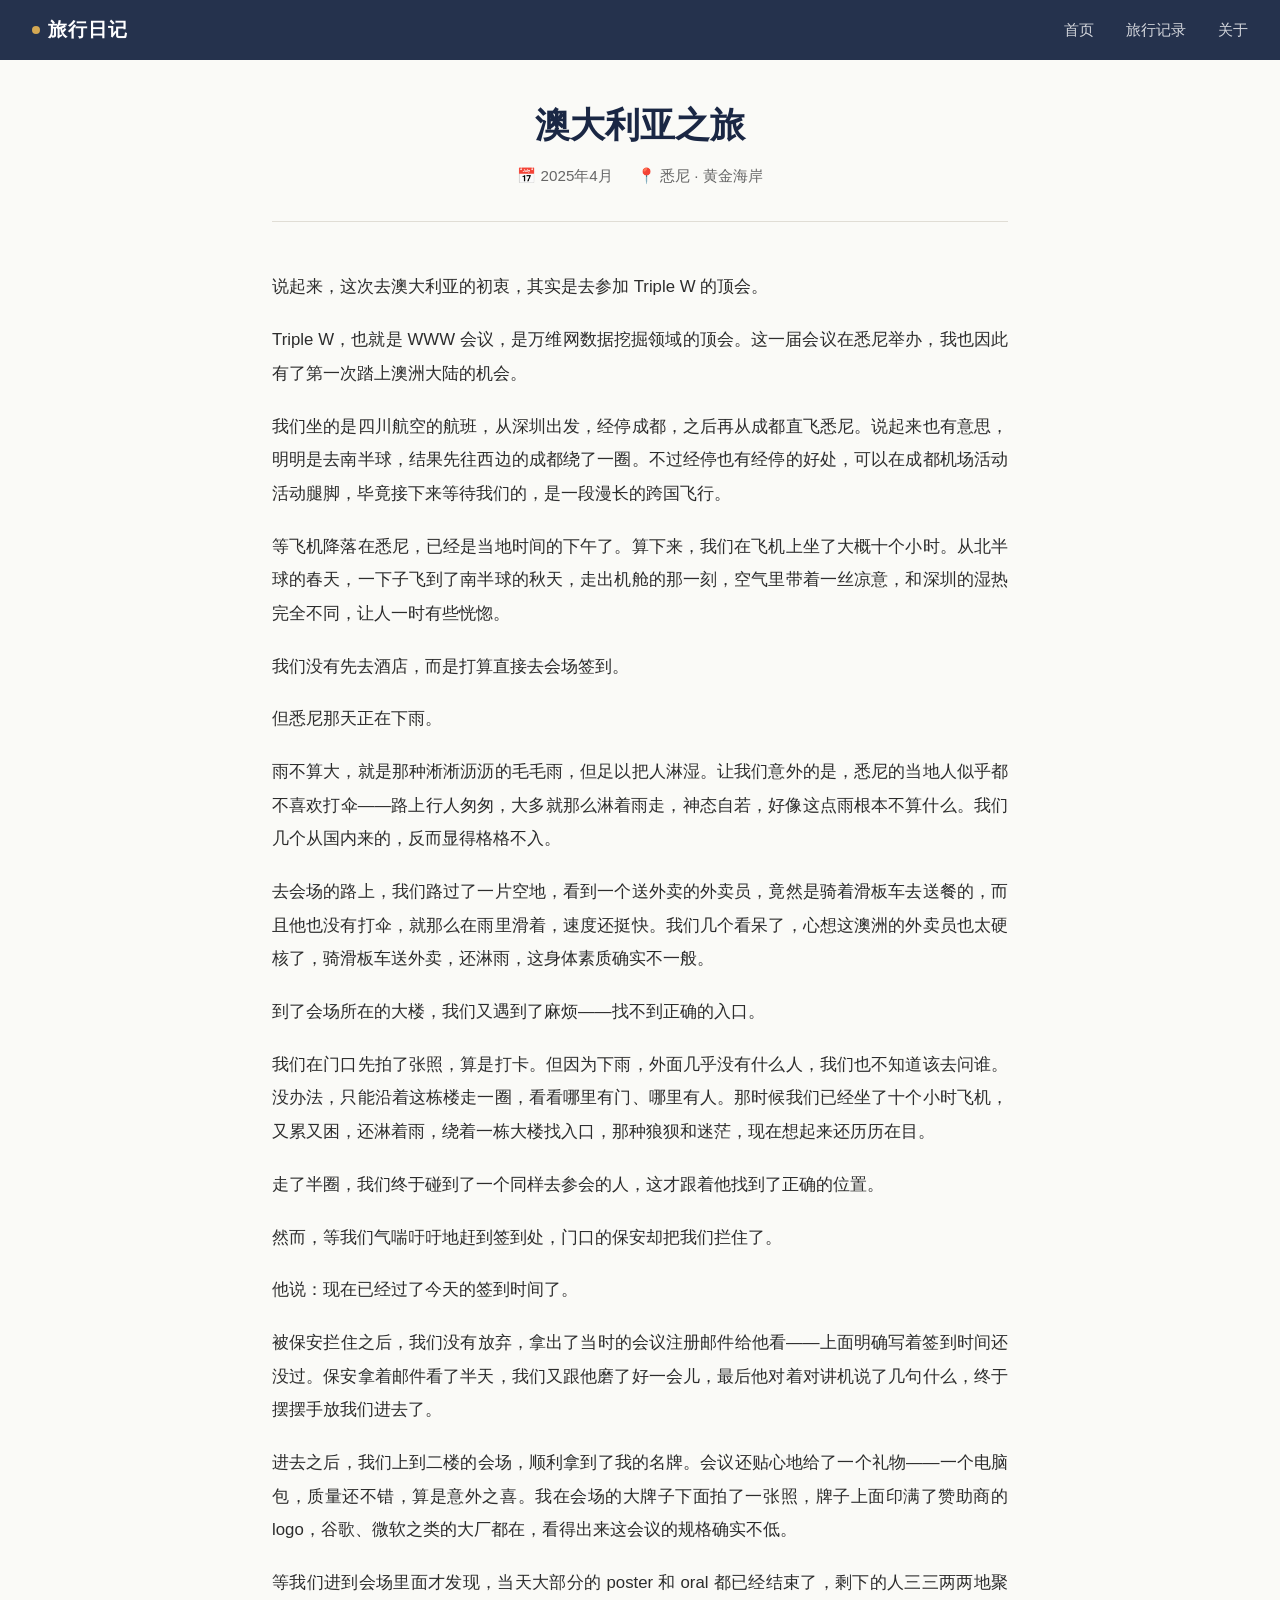
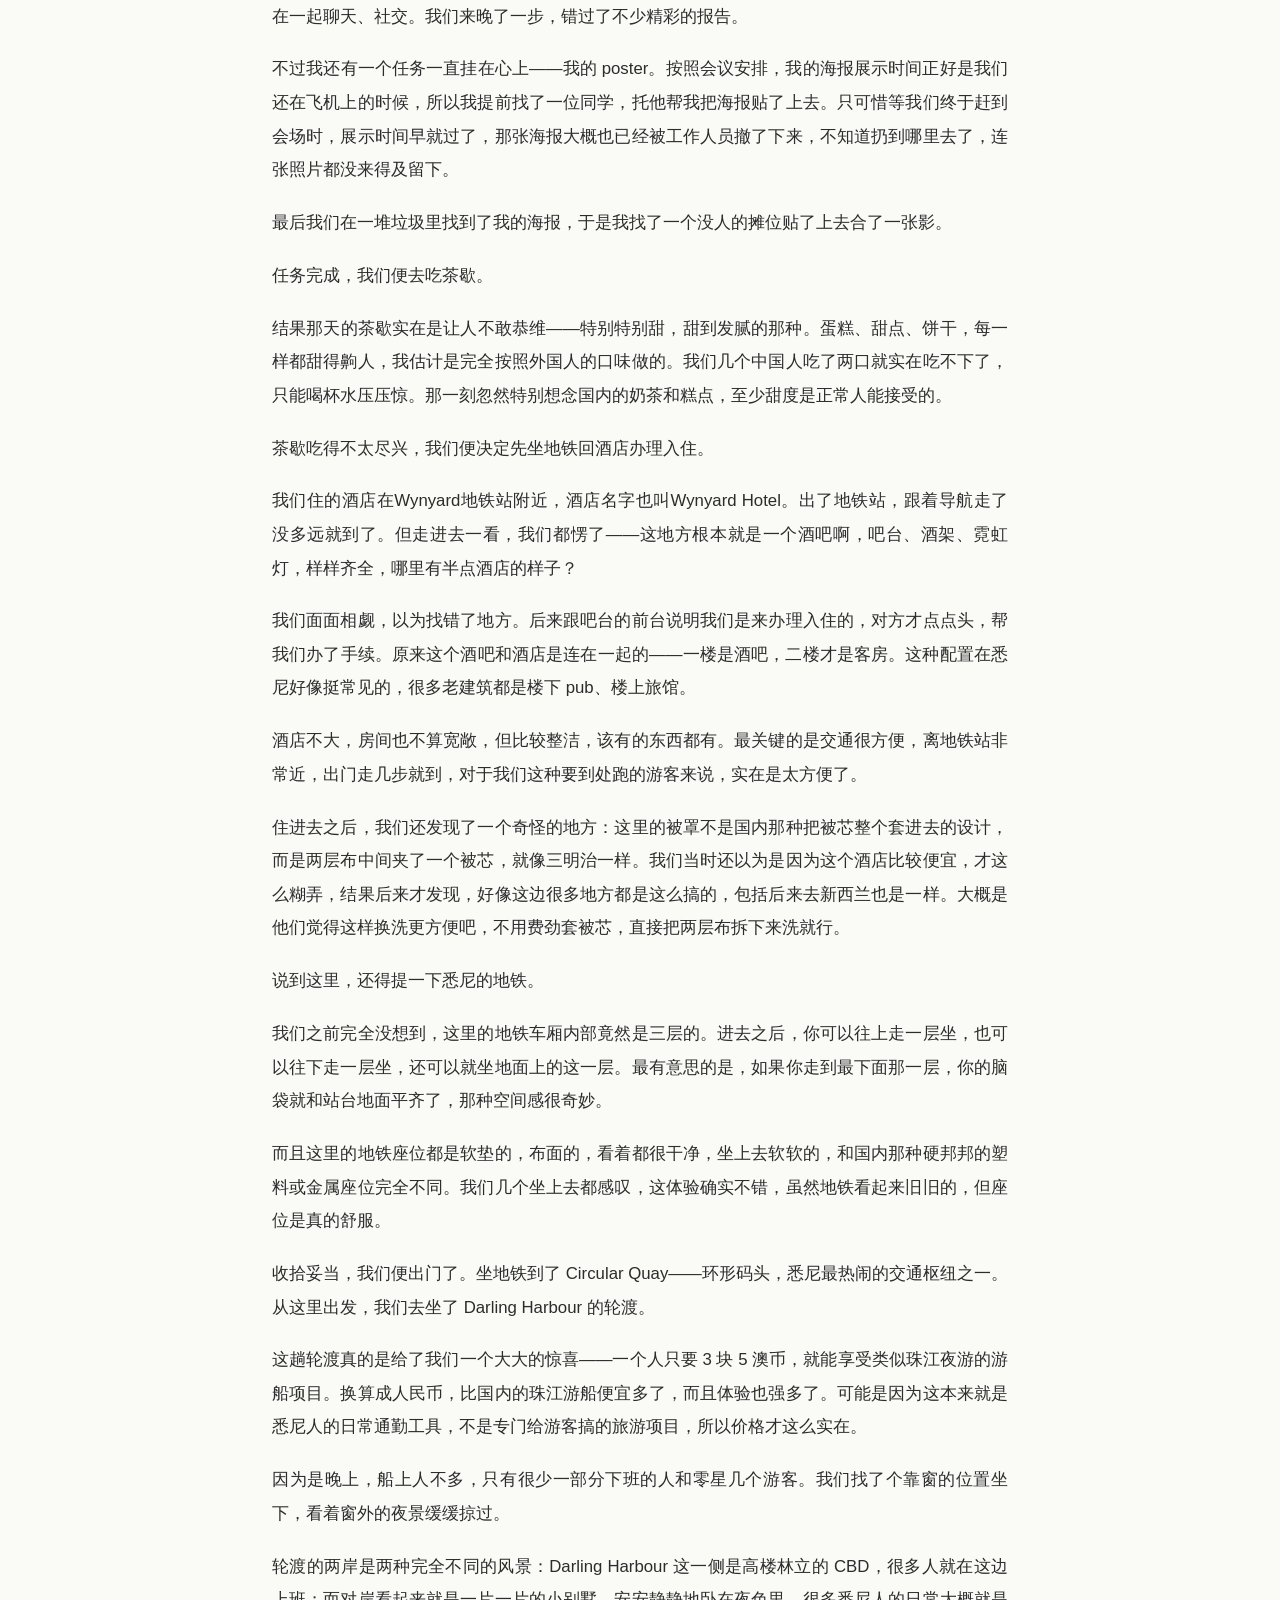
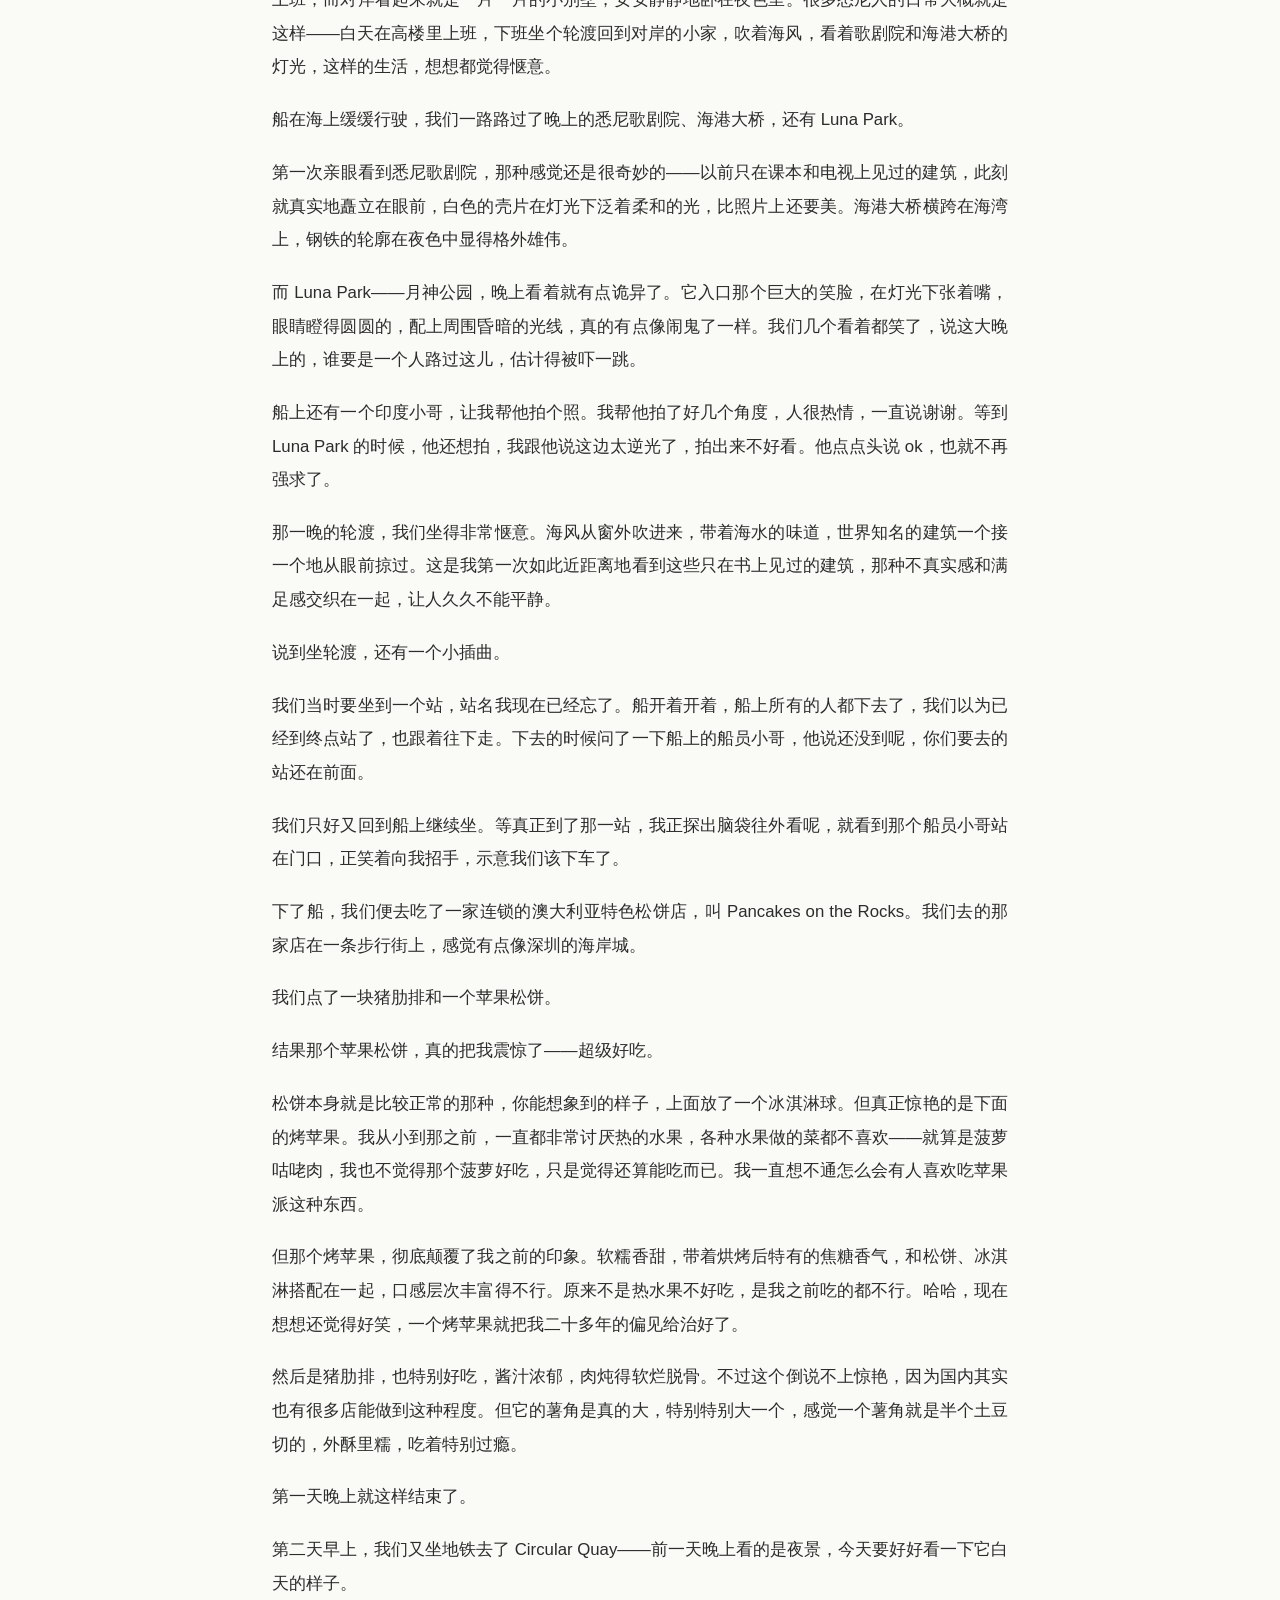
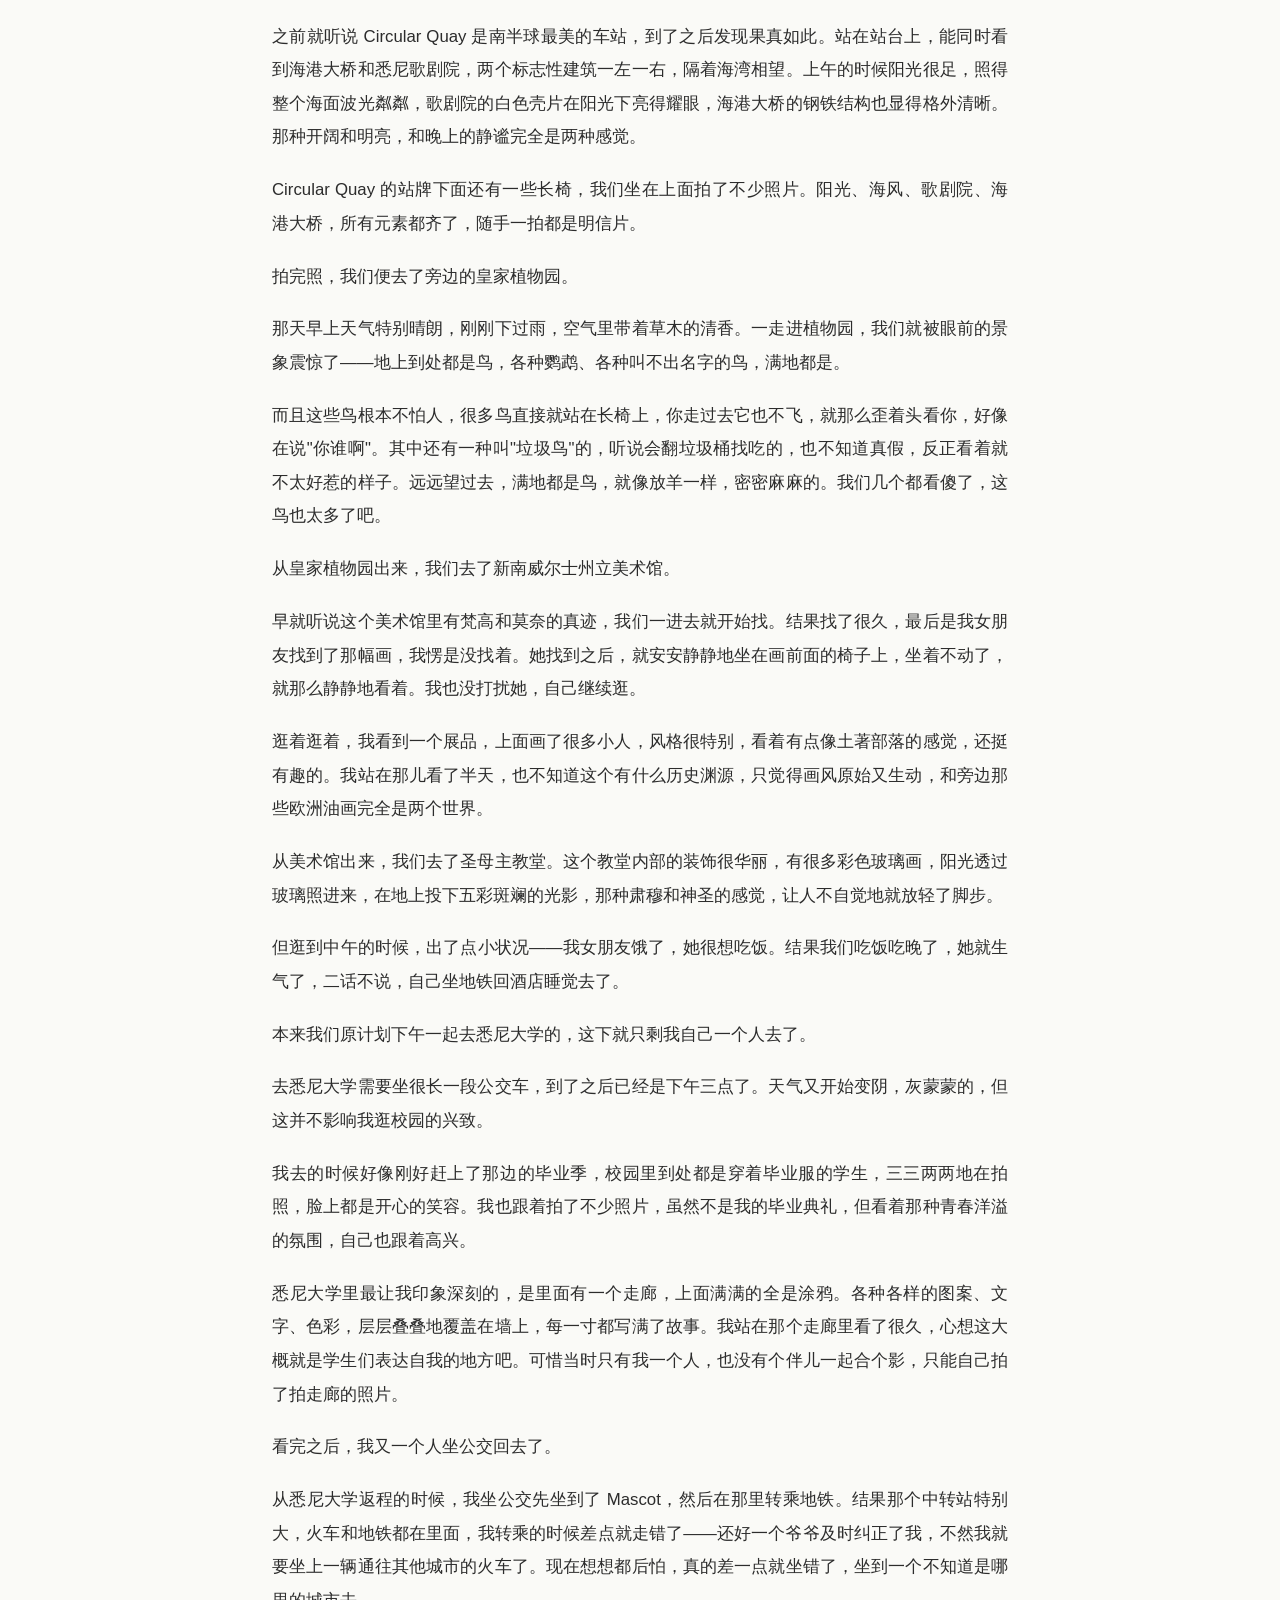
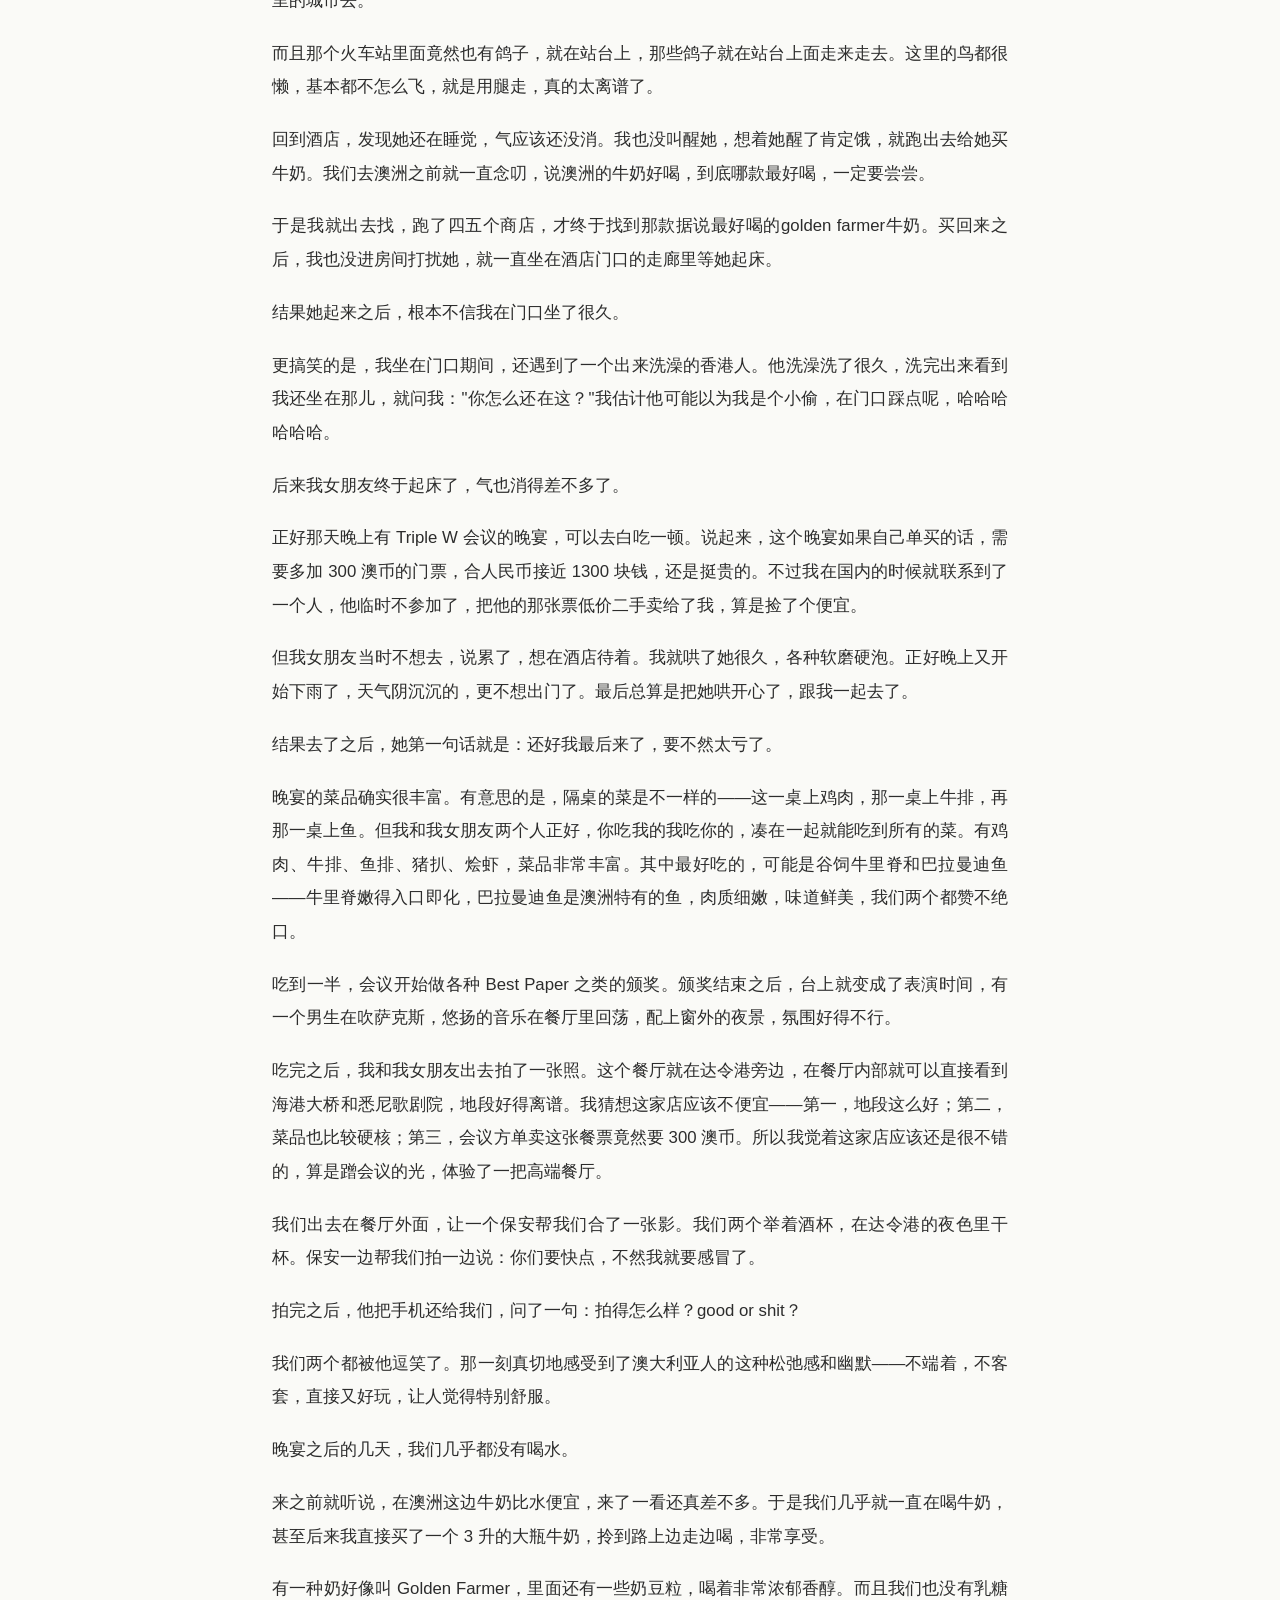
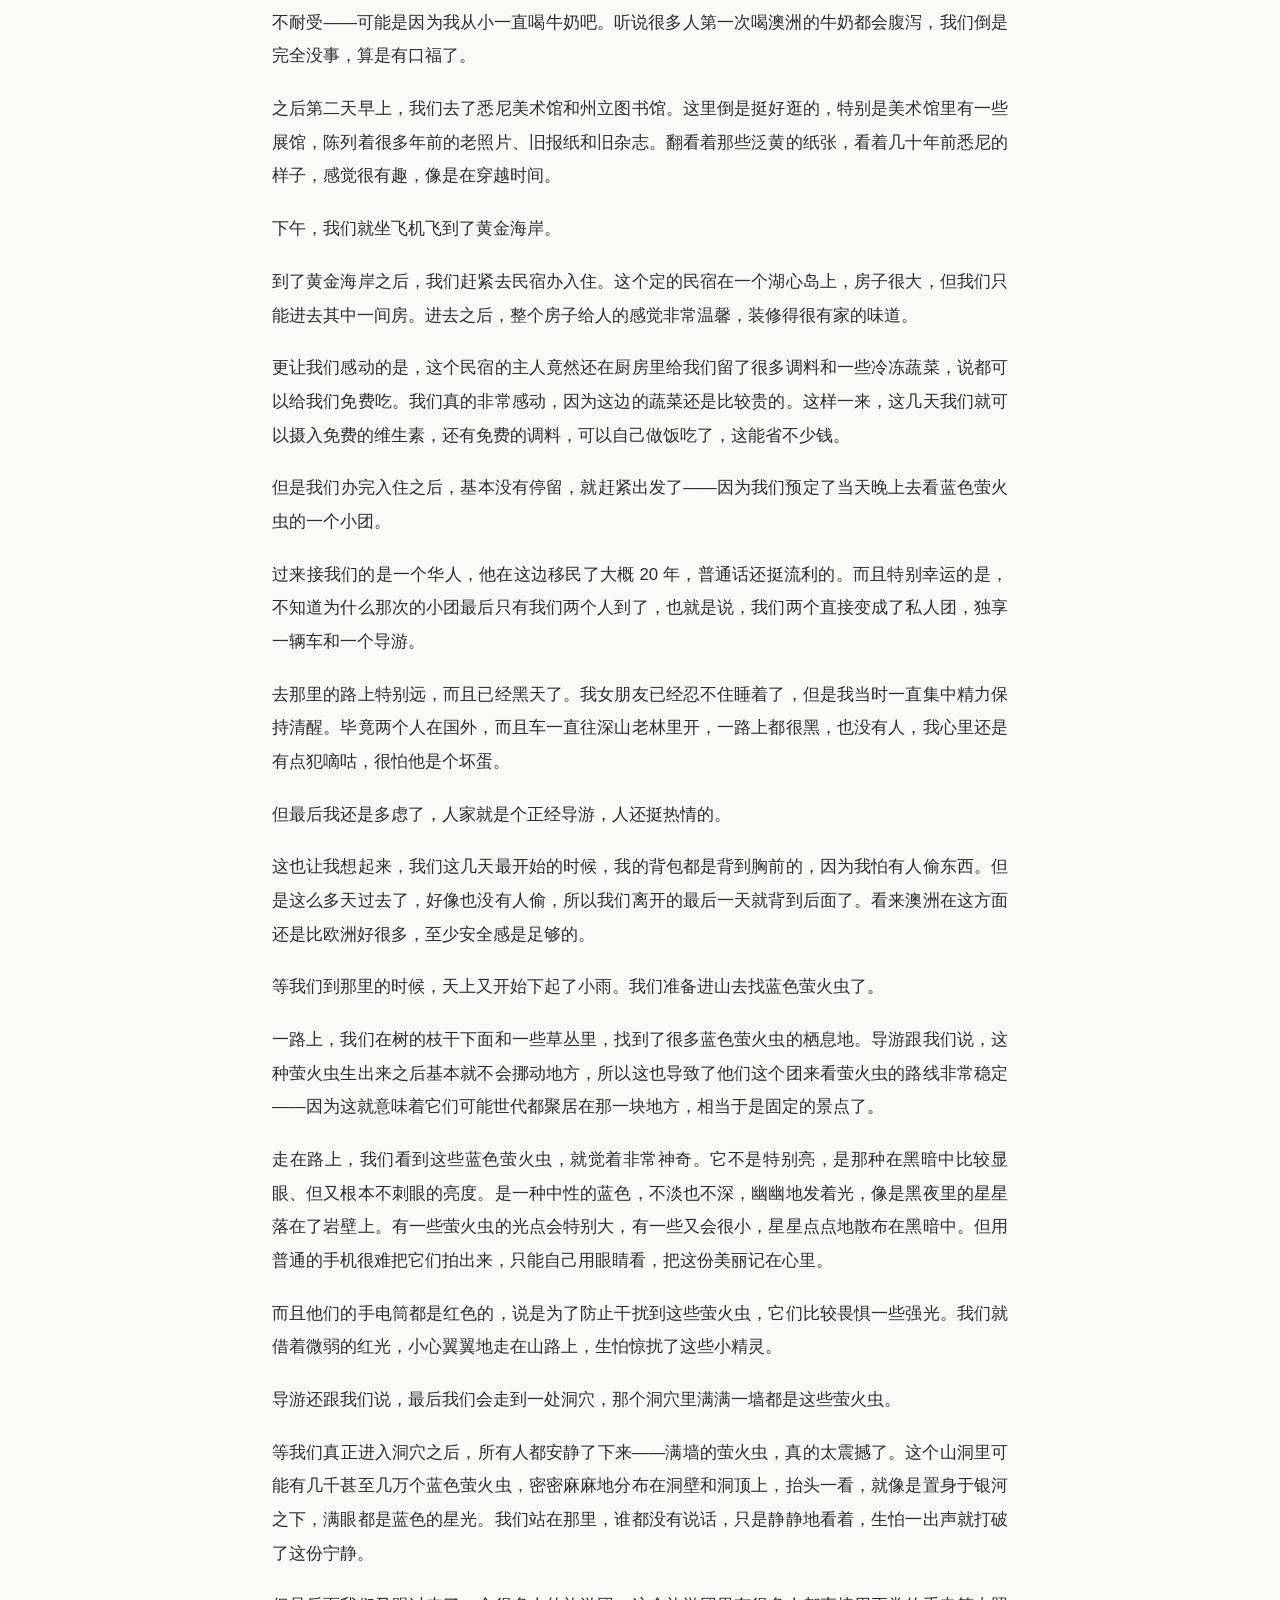
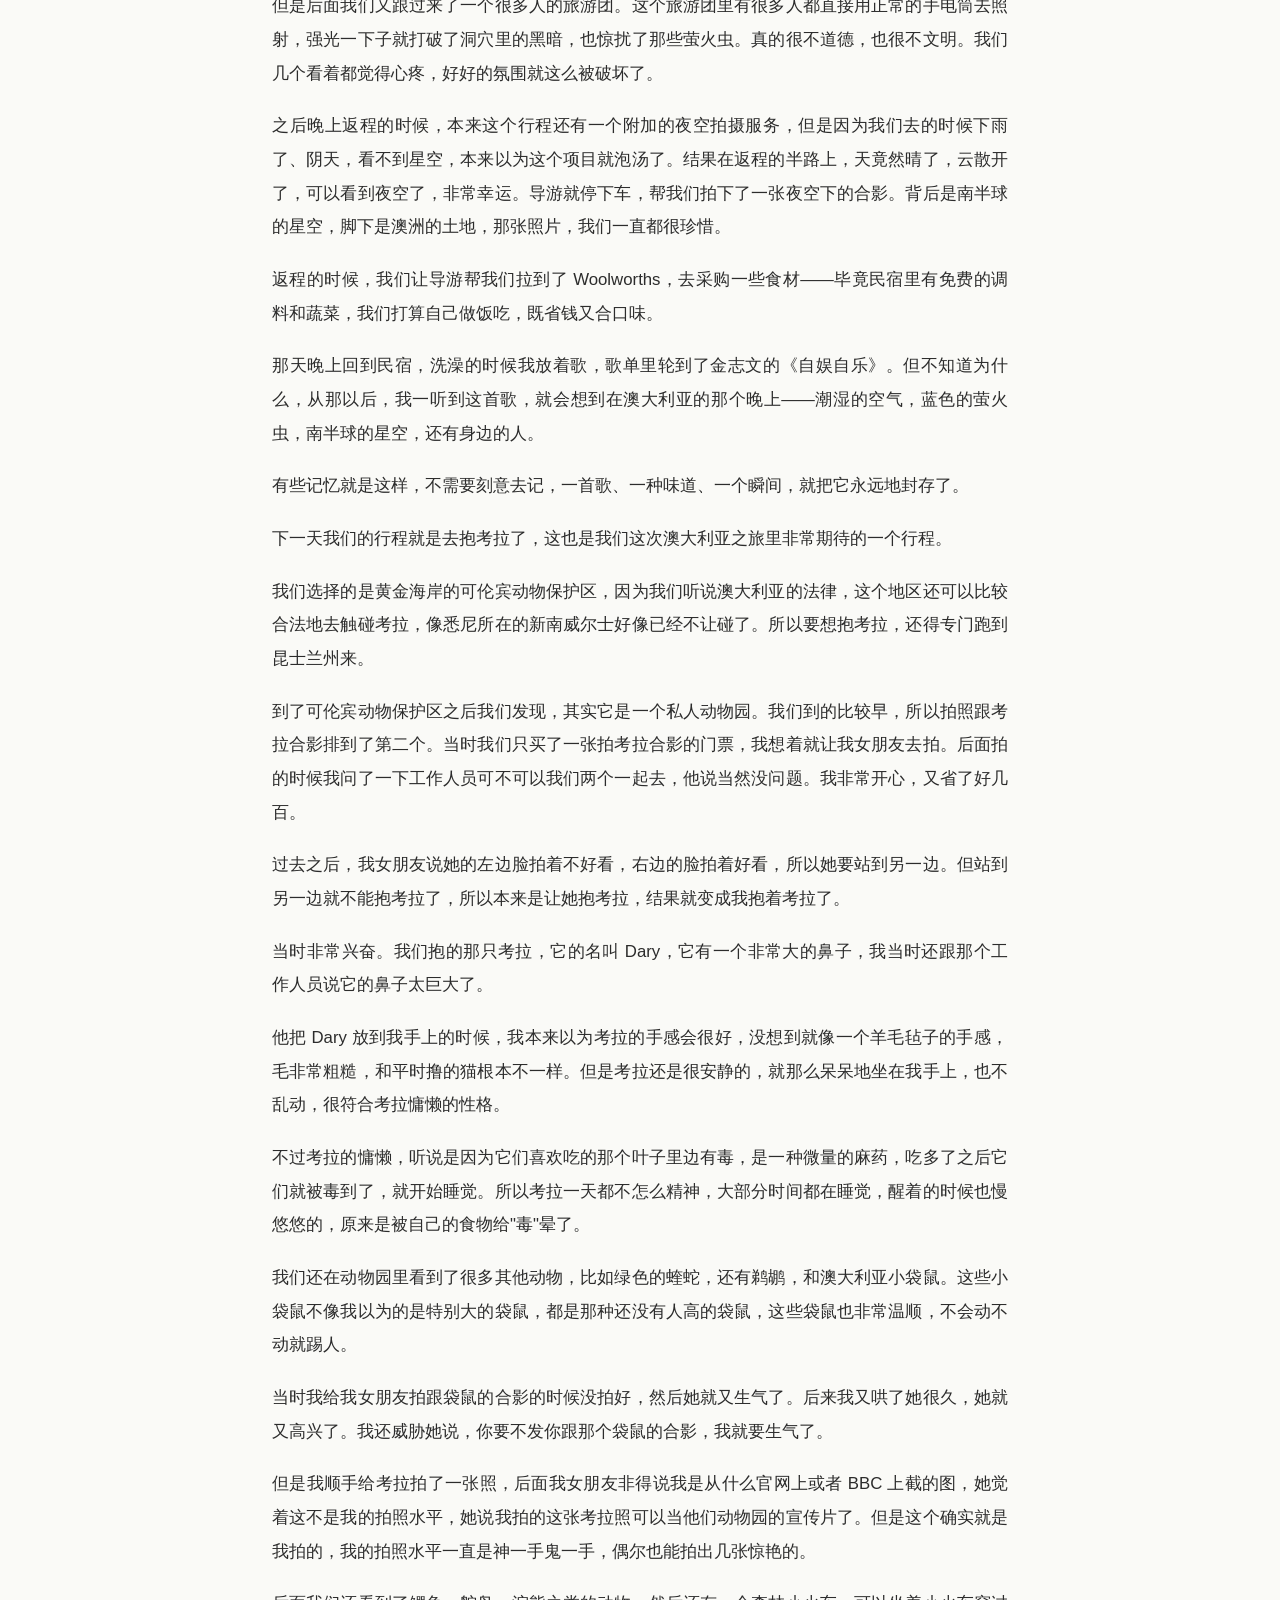
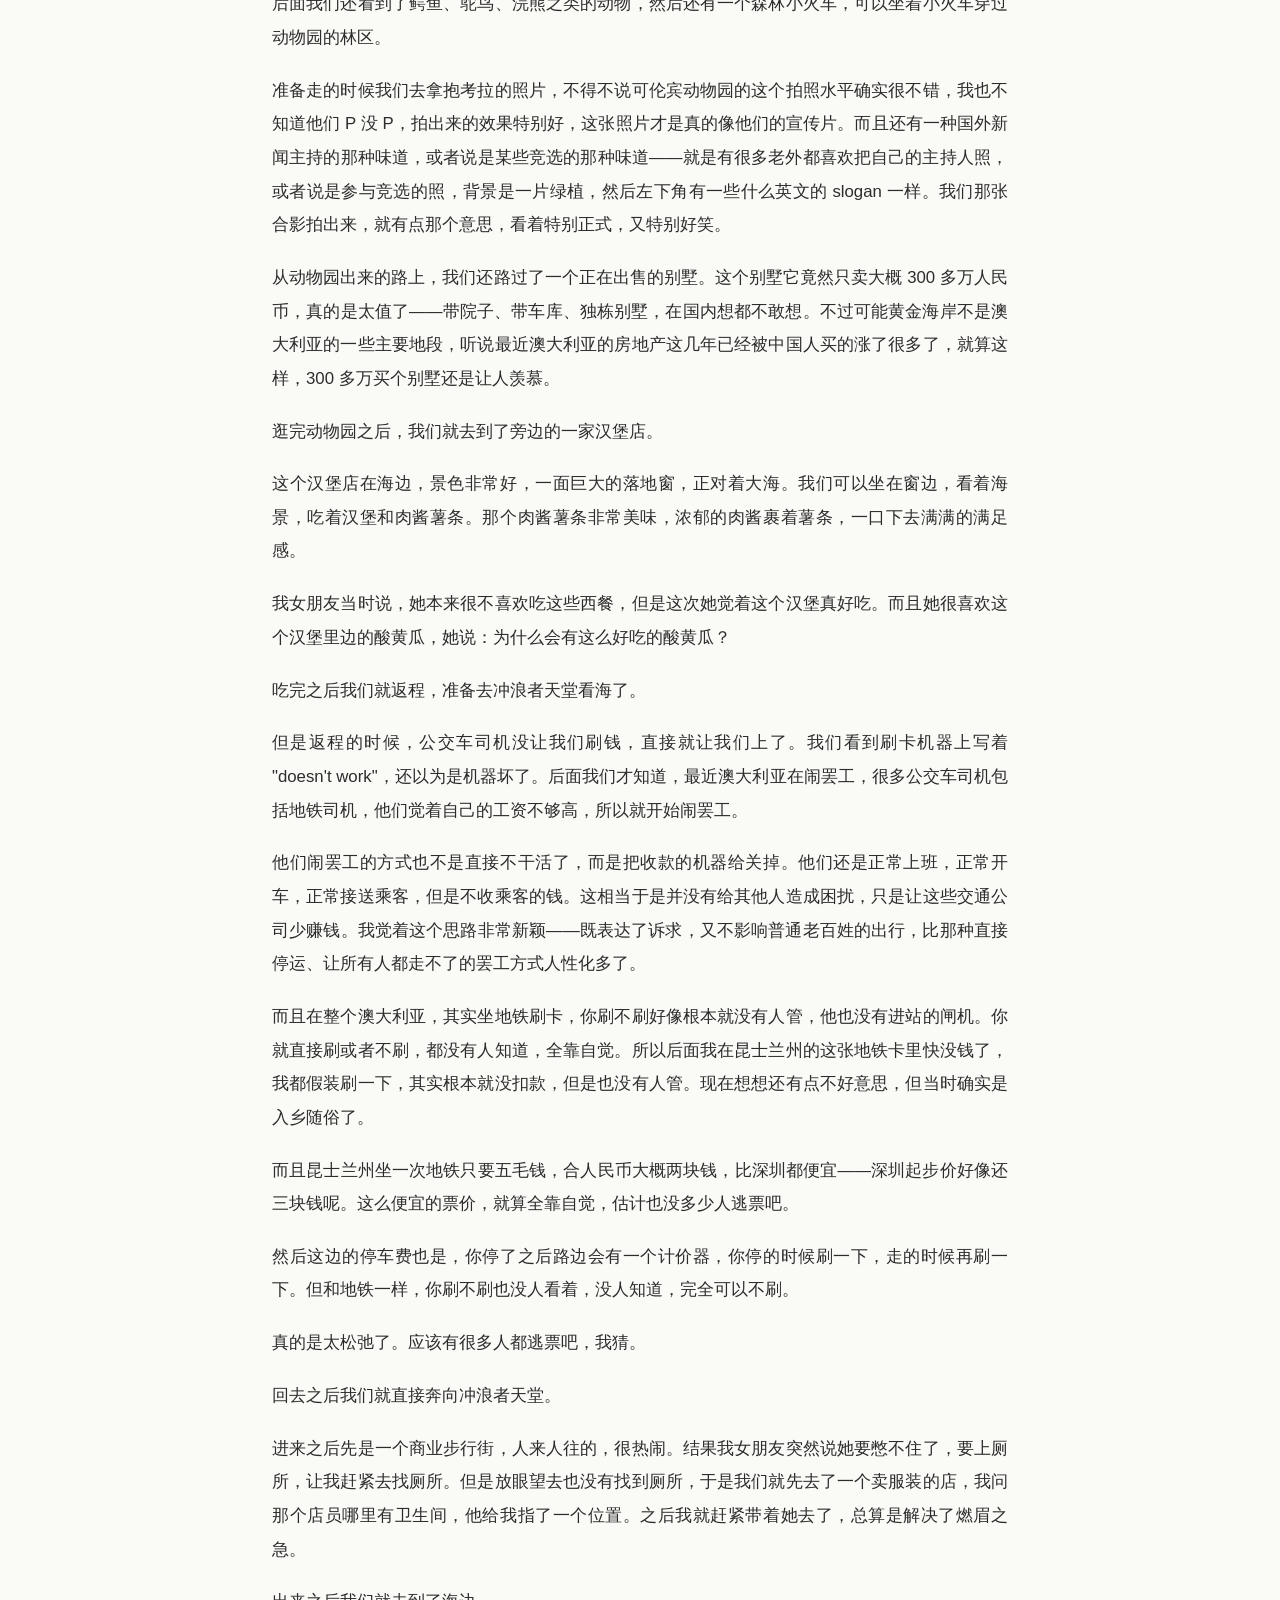
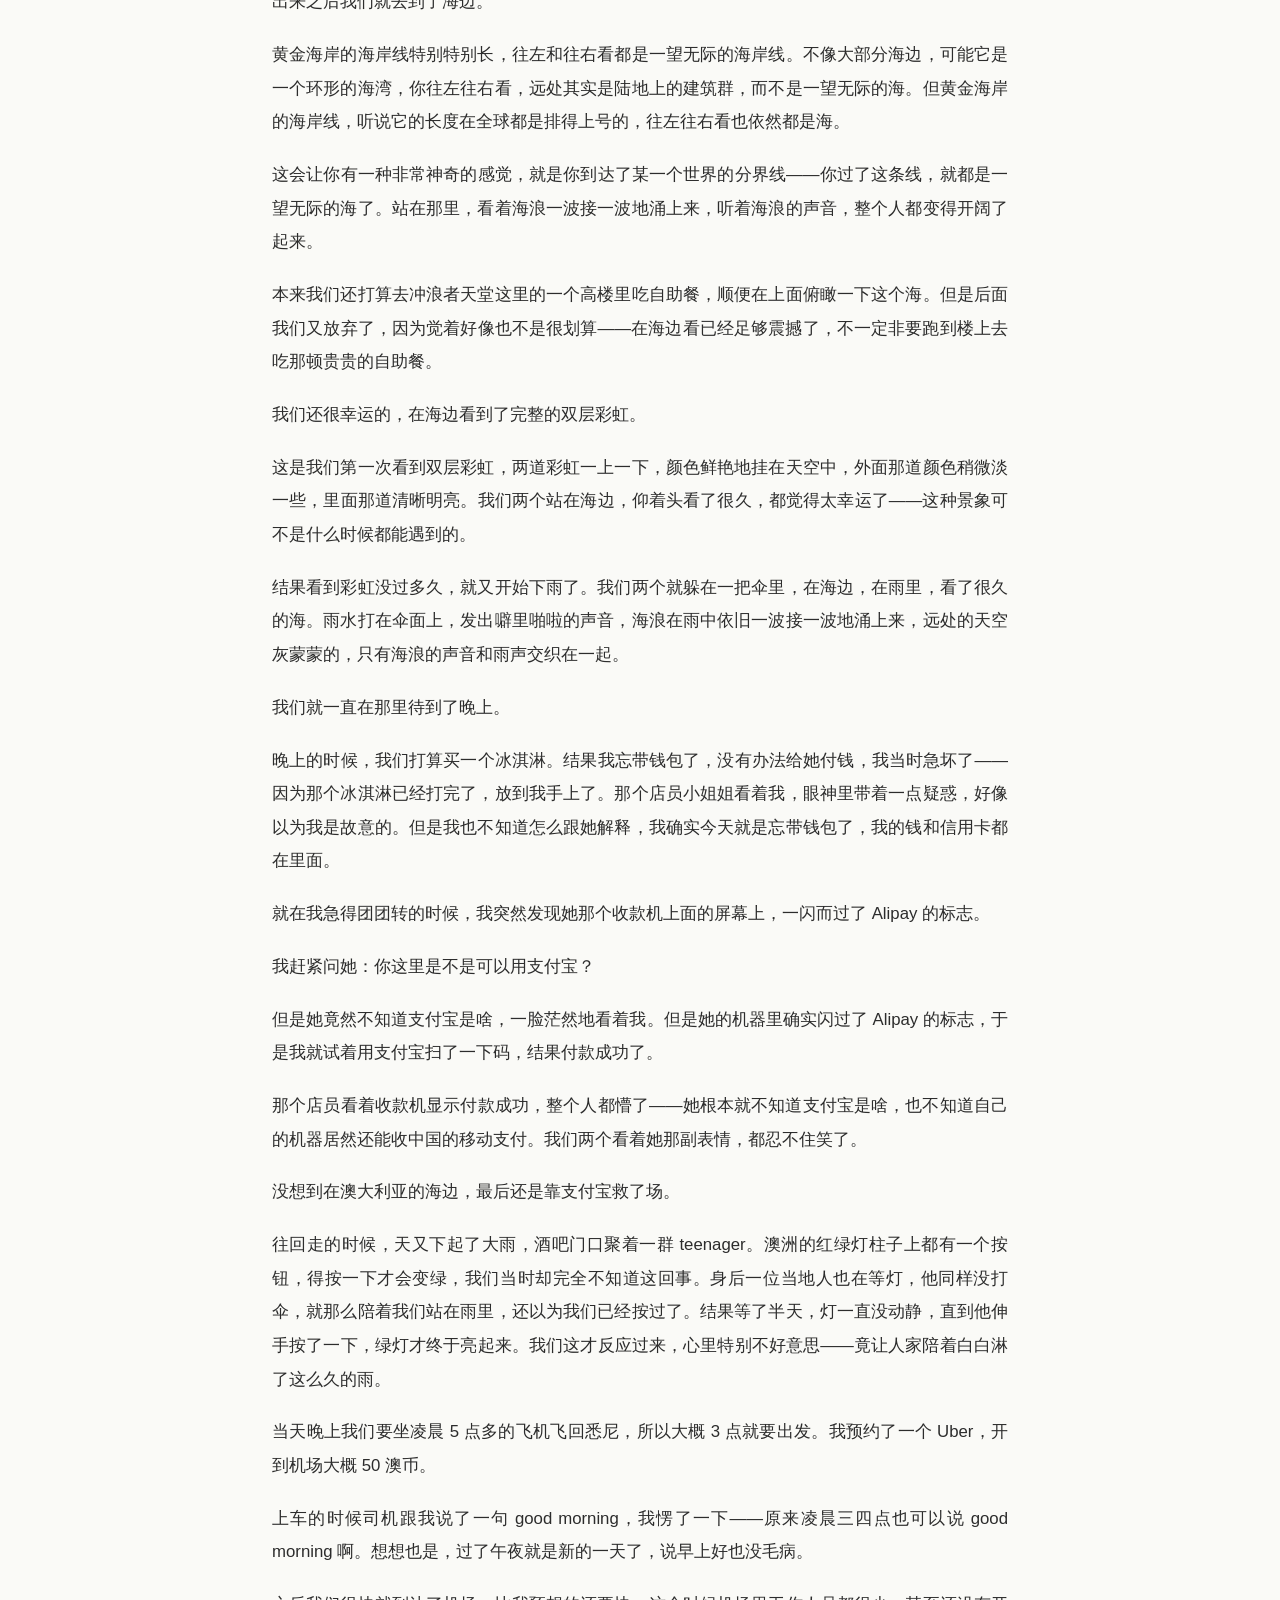
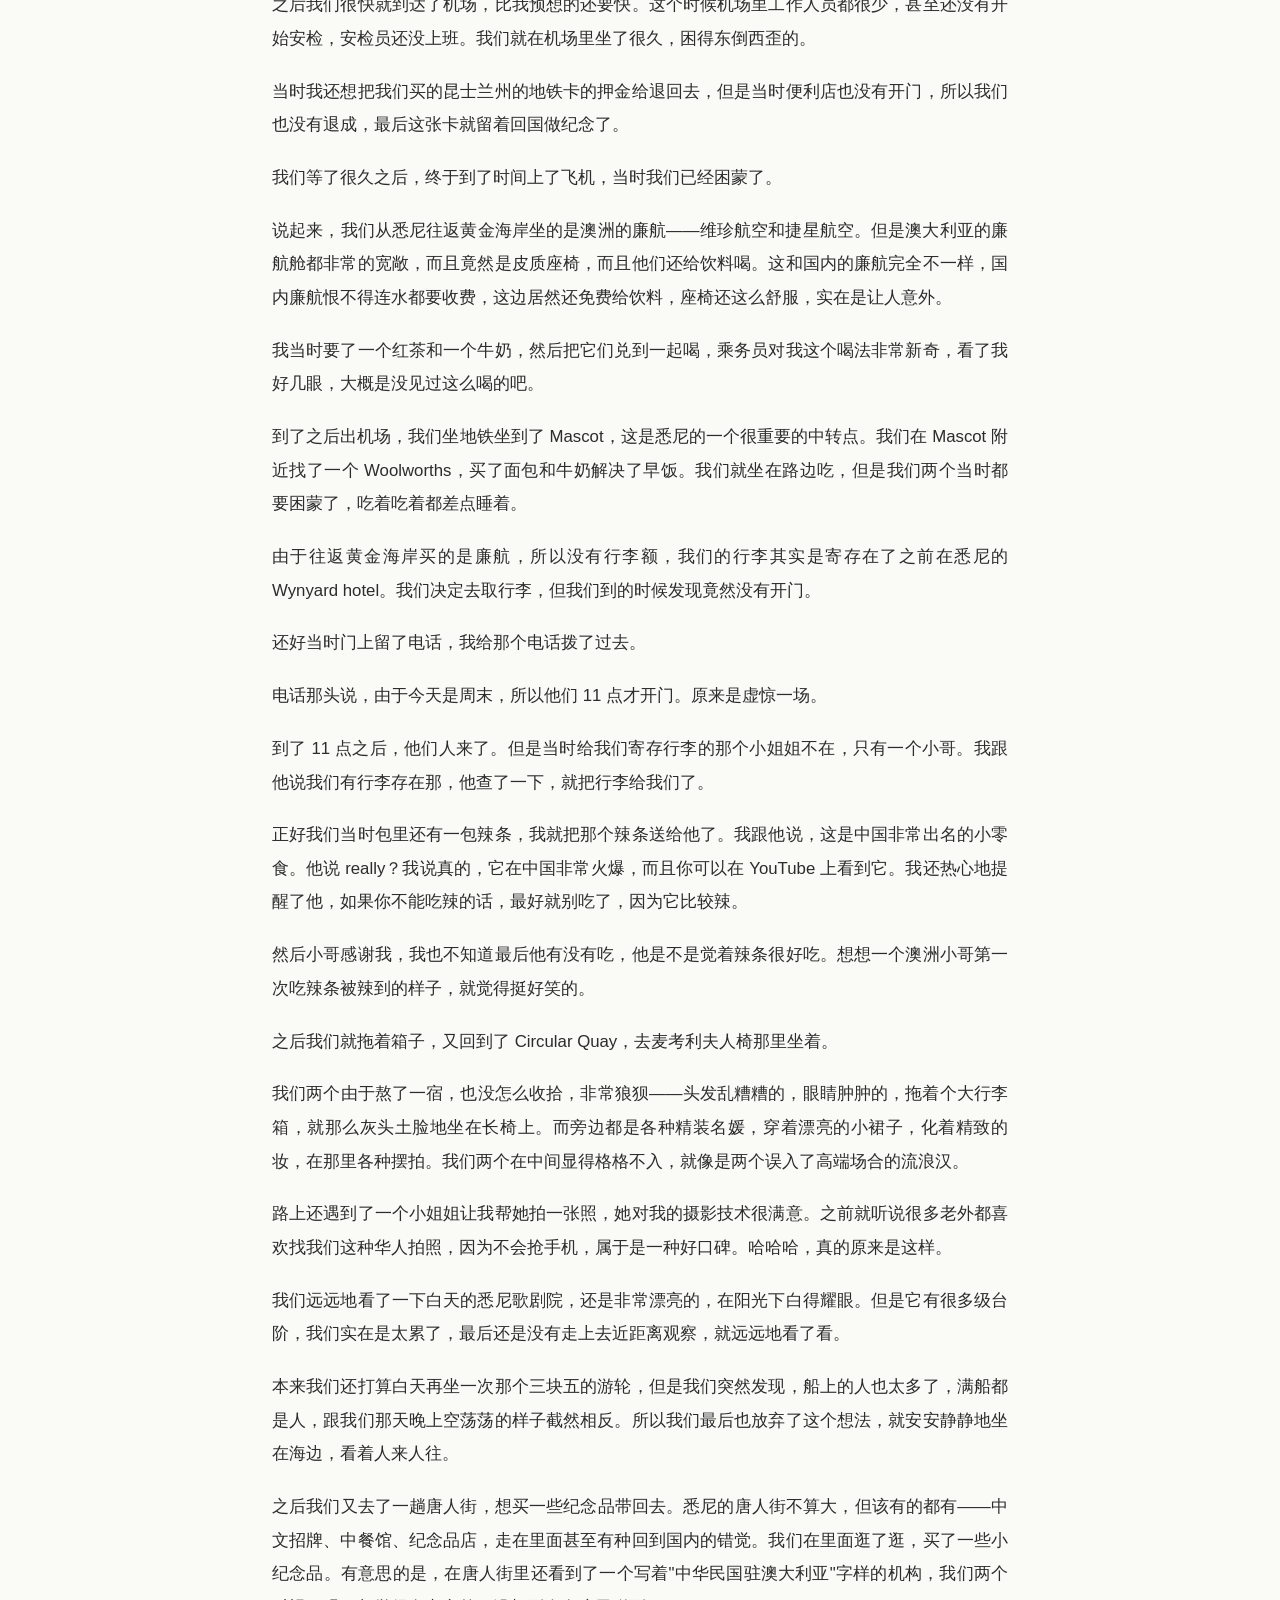
<file: australia-2025.html>
<!DOCTYPE html>
<html lang="zh-CN">
<head>
    <meta charset="UTF-8">
    <meta name="viewport" content="width=device-width, initial-scale=1.0">
    <title>澳大利亚之旅（2025年4月）| 我的旅行日记</title>
    <link rel="stylesheet" href="css/style.css">
</head>
<body>

    <!-- ===== 导航栏 ===== -->
    <nav class="navbar">
        <div class="logo">
            <span class="dot"></span>
            <span>旅行日记</span>
        </div>
        <ul class="nav-links">
            <li><a href="index.html">首页</a></li>
            <li><a href="index.html#travel-list">旅行记录</a></li>
            <li><a href="index.html#about">关于</a></li>
        </ul>
    </nav>

    <!-- ===== 文章内容 ===== -->
    <article class="article-container">
        <header class="article-header">
            <h1>澳大利亚之旅</h1>
            <div class="article-meta">
                <span>📅 2025年4月</span>
                <span>📍 悉尼 · 黄金海岸</span>
                
            </div>
        </header>

        <div class="article-content">

            <!-- 图片占位 -->
            

            <p>说起来，这次去澳大利亚的初衷，其实是去参加 Triple W 的顶会。</p>
            <p>Triple W，也就是 WWW 会议，是万维网数据挖掘领域的顶会。这一届会议在悉尼举办，我也因此有了第一次踏上澳洲大陆的机会。</p>
            <p>我们坐的是四川航空的航班，从深圳出发，经停成都，之后再从成都直飞悉尼。说起来也有意思，明明是去南半球，结果先往西边的成都绕了一圈。不过经停也有经停的好处，可以在成都机场活动活动腿脚，毕竟接下来等待我们的，是一段漫长的跨国飞行。</p>

            <p>等飞机降落在悉尼，已经是当地时间的下午了。算下来，我们在飞机上坐了大概十个小时。从北半球的春天，一下子飞到了南半球的秋天，走出机舱的那一刻，空气里带着一丝凉意，和深圳的湿热完全不同，让人一时有些恍惚。</p>
            <p>我们没有先去酒店，而是打算直接去会场签到。</p>
            <p>但悉尼那天正在下雨。</p>
            <p>雨不算大，就是那种淅淅沥沥的毛毛雨，但足以把人淋湿。让我们意外的是，悉尼的当地人似乎都不喜欢打伞——路上行人匆匆，大多就那么淋着雨走，神态自若，好像这点雨根本不算什么。我们几个从国内来的，反而显得格格不入。</p>
            <p>去会场的路上，我们路过了一片空地，看到一个送外卖的外卖员，竟然是骑着滑板车去送餐的，而且他也没有打伞，就那么在雨里滑着，速度还挺快。我们几个看呆了，心想这澳洲的外卖员也太硬核了，骑滑板车送外卖，还淋雨，这身体素质确实不一般。</p>
            <p>到了会场所在的大楼，我们又遇到了麻烦——找不到正确的入口。</p>
            <p>我们在门口先拍了张照，算是打卡。但因为下雨，外面几乎没有什么人，我们也不知道该去问谁。没办法，只能沿着这栋楼走一圈，看看哪里有门、哪里有人。那时候我们已经坐了十个小时飞机，又累又困，还淋着雨，绕着一栋大楼找入口，那种狼狈和迷茫，现在想起来还历历在目。</p>
            <p>走了半圈，我们终于碰到了一个同样去参会的人，这才跟着他找到了正确的位置。</p>
            <p>然而，等我们气喘吁吁地赶到签到处，门口的保安却把我们拦住了。</p>
            <p>他说：现在已经过了今天的签到时间了。</p>
            <p>被保安拦住之后，我们没有放弃，拿出了当时的会议注册邮件给他看——上面明确写着签到时间还没过。保安拿着邮件看了半天，我们又跟他磨了好一会儿，最后他对着对讲机说了几句什么，终于摆摆手放我们进去了。</p>
            <p>进去之后，我们上到二楼的会场，顺利拿到了我的名牌。会议还贴心地给了一个礼物——一个电脑包，质量还不错，算是意外之喜。我在会场的大牌子下面拍了一张照，牌子上面印满了赞助商的 logo，谷歌、微软之类的大厂都在，看得出来这会议的规格确实不低。</p>
            <p>等我们进到会场里面才发现，当天大部分的 poster 和 oral 都已经结束了，剩下的人三三两两地聚在一起聊天、社交。我们来晚了一步，错过了不少精彩的报告。</p>
            <p>不过我还有一个任务一直挂在心上——我的 poster。按照会议安排，我的海报展示时间正好是我们还在飞机上的时候，所以我提前找了一位同学，托他帮我把海报贴了上去。只可惜等我们终于赶到会场时，展示时间早就过了，那张海报大概也已经被工作人员撤了下来，不知道扔到哪里去了，连张照片都没来得及留下。</p>
            <p>最后我们在一堆垃圾里找到了我的海报，于是我找了一个没人的摊位贴了上去合了一张影。</p>
            <p>任务完成，我们便去吃茶歇。</p>
            <p>结果那天的茶歇实在是让人不敢恭维——特别特别甜，甜到发腻的那种。蛋糕、甜点、饼干，每一样都甜得齁人，我估计是完全按照外国人的口味做的。我们几个中国人吃了两口就实在吃不下了，只能喝杯水压压惊。那一刻忽然特别想念国内的奶茶和糕点，至少甜度是正常人能接受的。</p>

            <p>茶歇吃得不太尽兴，我们便决定先坐地铁回酒店办理入住。</p>
            <p>我们住的酒店在Wynyard地铁站附近，酒店名字也叫Wynyard Hotel。出了地铁站，跟着导航走了没多远就到了。但走进去一看，我们都愣了——这地方根本就是一个酒吧啊，吧台、酒架、霓虹灯，样样齐全，哪里有半点酒店的样子？</p>
            <p>我们面面相觑，以为找错了地方。后来跟吧台的前台说明我们是来办理入住的，对方才点点头，帮我们办了手续。原来这个酒吧和酒店是连在一起的——一楼是酒吧，二楼才是客房。这种配置在悉尼好像挺常见的，很多老建筑都是楼下 pub、楼上旅馆。</p>
            <p>酒店不大，房间也不算宽敞，但比较整洁，该有的东西都有。最关键的是交通很方便，离地铁站非常近，出门走几步就到，对于我们这种要到处跑的游客来说，实在是太方便了。</p>
            <p>住进去之后，我们还发现了一个奇怪的地方：这里的被罩不是国内那种把被芯整个套进去的设计，而是两层布中间夹了一个被芯，就像三明治一样。我们当时还以为是因为这个酒店比较便宜，才这么糊弄，结果后来才发现，好像这边很多地方都是这么搞的，包括后来去新西兰也是一样。大概是他们觉得这样换洗更方便吧，不用费劲套被芯，直接把两层布拆下来洗就行。</p>
            <p>说到这里，还得提一下悉尼的地铁。</p>
            <p>我们之前完全没想到，这里的地铁车厢内部竟然是三层的。进去之后，你可以往上走一层坐，也可以往下走一层坐，还可以就坐地面上的这一层。最有意思的是，如果你走到最下面那一层，你的脑袋就和站台地面平齐了，那种空间感很奇妙。</p>
            <p>而且这里的地铁座位都是软垫的，布面的，看着都很干净，坐上去软软的，和国内那种硬邦邦的塑料或金属座位完全不同。我们几个坐上去都感叹，这体验确实不错，虽然地铁看起来旧旧的，但座位是真的舒服。</p>

            <p>收拾妥当，我们便出门了。坐地铁到了 Circular Quay——环形码头，悉尼最热闹的交通枢纽之一。从这里出发，我们去坐了 Darling Harbour 的轮渡。</p>
            <p>这趟轮渡真的是给了我们一个大大的惊喜——一个人只要 3 块 5 澳币，就能享受类似珠江夜游的游船项目。换算成人民币，比国内的珠江游船便宜多了，而且体验也强多了。可能是因为这本来就是悉尼人的日常通勤工具，不是专门给游客搞的旅游项目，所以价格才这么实在。</p>
            <p>因为是晚上，船上人不多，只有很少一部分下班的人和零星几个游客。我们找了个靠窗的位置坐下，看着窗外的夜景缓缓掠过。</p>
            <p>轮渡的两岸是两种完全不同的风景：Darling Harbour 这一侧是高楼林立的 CBD，很多人就在这边上班；而对岸看起来就是一片一片的小别墅，安安静静地卧在夜色里。很多悉尼人的日常大概就是这样——白天在高楼里上班，下班坐个轮渡回到对岸的小家，吹着海风，看着歌剧院和海港大桥的灯光，这样的生活，想想都觉得惬意。</p>
            <p>船在海上缓缓行驶，我们一路路过了晚上的悉尼歌剧院、海港大桥，还有 Luna Park。</p>
            <p>第一次亲眼看到悉尼歌剧院，那种感觉还是很奇妙的——以前只在课本和电视上见过的建筑，此刻就真实地矗立在眼前，白色的壳片在灯光下泛着柔和的光，比照片上还要美。海港大桥横跨在海湾上，钢铁的轮廓在夜色中显得格外雄伟。</p>
            <p>而 Luna Park——月神公园，晚上看着就有点诡异了。它入口那个巨大的笑脸，在灯光下张着嘴，眼睛瞪得圆圆的，配上周围昏暗的光线，真的有点像闹鬼了一样。我们几个看着都笑了，说这大晚上的，谁要是一个人路过这儿，估计得被吓一跳。</p>
            <p>船上还有一个印度小哥，让我帮他拍个照。我帮他拍了好几个角度，人很热情，一直说谢谢。等到 Luna Park 的时候，他还想拍，我跟他说这边太逆光了，拍出来不好看。他点点头说 ok，也就不再强求了。</p>
            <p>那一晚的轮渡，我们坐得非常惬意。海风从窗外吹进来，带着海水的味道，世界知名的建筑一个接一个地从眼前掠过。这是我第一次如此近距离地看到这些只在书上见过的建筑，那种不真实感和满足感交织在一起，让人久久不能平静。</p>
            <p>说到坐轮渡，还有一个小插曲。</p>
            <p>我们当时要坐到一个站，站名我现在已经忘了。船开着开着，船上所有的人都下去了，我们以为已经到终点站了，也跟着往下走。下去的时候问了一下船上的船员小哥，他说还没到呢，你们要去的站还在前面。</p>
            <p>我们只好又回到船上继续坐。等真正到了那一站，我正探出脑袋往外看呢，就看到那个船员小哥站在门口，正笑着向我招手，示意我们该下车了。</p>

            <p>下了船，我们便去吃了一家连锁的澳大利亚特色松饼店，叫 Pancakes on the Rocks。我们去的那家店在一条步行街上，感觉有点像深圳的海岸城。</p>
            <p>我们点了一块猪肋排和一个苹果松饼。</p>
            <p>结果那个苹果松饼，真的把我震惊了——超级好吃。</p>
            <p>松饼本身就是比较正常的那种，你能想象到的样子，上面放了一个冰淇淋球。但真正惊艳的是下面的烤苹果。我从小到那之前，一直都非常讨厌热的水果，各种水果做的菜都不喜欢——就算是菠萝咕咾肉，我也不觉得那个菠萝好吃，只是觉得还算能吃而已。我一直想不通怎么会有人喜欢吃苹果派这种东西。</p>
            <p>但那个烤苹果，彻底颠覆了我之前的印象。软糯香甜，带着烘烤后特有的焦糖香气，和松饼、冰淇淋搭配在一起，口感层次丰富得不行。原来不是热水果不好吃，是我之前吃的都不行。哈哈，现在想想还觉得好笑，一个烤苹果就把我二十多年的偏见给治好了。</p>
            <p>然后是猪肋排，也特别好吃，酱汁浓郁，肉炖得软烂脱骨。不过这个倒说不上惊艳，因为国内其实也有很多店能做到这种程度。但它的薯角是真的大，特别特别大一个，感觉一个薯角就是半个土豆切的，外酥里糯，吃着特别过瘾。</p>

            <p>第一天晚上就这样结束了。</p>
            <p>第二天早上，我们又坐地铁去了 Circular Quay——前一天晚上看的是夜景，今天要好好看一下它白天的样子。</p>
            <p>之前就听说 Circular Quay 是南半球最美的车站，到了之后发现果真如此。站在站台上，能同时看到海港大桥和悉尼歌剧院，两个标志性建筑一左一右，隔着海湾相望。上午的时候阳光很足，照得整个海面波光粼粼，歌剧院的白色壳片在阳光下亮得耀眼，海港大桥的钢铁结构也显得格外清晰。那种开阔和明亮，和晚上的静谧完全是两种感觉。</p>
            <p>Circular Quay 的站牌下面还有一些长椅，我们坐在上面拍了不少照片。阳光、海风、歌剧院、海港大桥，所有元素都齐了，随手一拍都是明信片。</p>
            <p>拍完照，我们便去了旁边的皇家植物园。</p>
            <p>那天早上天气特别晴朗，刚刚下过雨，空气里带着草木的清香。一走进植物园，我们就被眼前的景象震惊了——地上到处都是鸟，各种鹦鹉、各种叫不出名字的鸟，满地都是。</p>
            <p>而且这些鸟根本不怕人，很多鸟直接就站在长椅上，你走过去它也不飞，就那么歪着头看你，好像在说"你谁啊"。其中还有一种叫"垃圾鸟"的，听说会翻垃圾桶找吃的，也不知道真假，反正看着就不太好惹的样子。远远望过去，满地都是鸟，就像放羊一样，密密麻麻的。我们几个都看傻了，这鸟也太多了吧。</p>

            <p>从皇家植物园出来，我们去了新南威尔士州立美术馆。</p>
            <p>早就听说这个美术馆里有梵高和莫奈的真迹，我们一进去就开始找。结果找了很久，最后是我女朋友找到了那幅画，我愣是没找着。她找到之后，就安安静静地坐在画前面的椅子上，坐着不动了，就那么静静地看着。我也没打扰她，自己继续逛。</p>
            <p>逛着逛着，我看到一个展品，上面画了很多小人，风格很特别，看着有点像土著部落的感觉，还挺有趣的。我站在那儿看了半天，也不知道这个有什么历史渊源，只觉得画风原始又生动，和旁边那些欧洲油画完全是两个世界。</p>
            <p>从美术馆出来，我们去了圣母主教堂。这个教堂内部的装饰很华丽，有很多彩色玻璃画，阳光透过玻璃照进来，在地上投下五彩斑斓的光影，那种肃穆和神圣的感觉，让人不自觉地就放轻了脚步。</p>
            <p>但逛到中午的时候，出了点小状况——我女朋友饿了，她很想吃饭。结果我们吃饭吃晚了，她就生气了，二话不说，自己坐地铁回酒店睡觉去了。</p>
            <p>本来我们原计划下午一起去悉尼大学的，这下就只剩我自己一个人去了。</p>

            <p>去悉尼大学需要坐很长一段公交车，到了之后已经是下午三点了。天气又开始变阴，灰蒙蒙的，但这并不影响我逛校园的兴致。</p>
            <p>我去的时候好像刚好赶上了那边的毕业季，校园里到处都是穿着毕业服的学生，三三两两地在拍照，脸上都是开心的笑容。我也跟着拍了不少照片，虽然不是我的毕业典礼，但看着那种青春洋溢的氛围，自己也跟着高兴。</p>
            <p>悉尼大学里最让我印象深刻的，是里面有一个走廊，上面满满的全是涂鸦。各种各样的图案、文字、色彩，层层叠叠地覆盖在墙上，每一寸都写满了故事。我站在那个走廊里看了很久，心想这大概就是学生们表达自我的地方吧。可惜当时只有我一个人，也没有个伴儿一起合个影，只能自己拍了拍走廊的照片。</p>
            <p>看完之后，我又一个人坐公交回去了。</p>
            <p>从悉尼大学返程的时候，我坐公交先坐到了 Mascot，然后在那里转乘地铁。结果那个中转站特别大，火车和地铁都在里面，我转乘的时候差点就走错了——还好一个爷爷及时纠正了我，不然我就要坐上一辆通往其他城市的火车了。现在想想都后怕，真的差一点就坐错了，坐到一个不知道是哪里的城市去。</p>
            <p>而且那个火车站里面竟然也有鸽子，就在站台上，那些鸽子就在站台上面走来走去。这里的鸟都很懒，基本都不怎么飞，就是用腿走，真的太离谱了。</p>
            <p>回到酒店，发现她还在睡觉，气应该还没消。我也没叫醒她，想着她醒了肯定饿，就跑出去给她买牛奶。我们去澳洲之前就一直念叨，说澳洲的牛奶好喝，到底哪款最好喝，一定要尝尝。</p>
            <p>于是我就出去找，跑了四五个商店，才终于找到那款据说最好喝的golden farmer牛奶。买回来之后，我也没进房间打扰她，就一直坐在酒店门口的走廊里等她起床。</p>
            <p>结果她起来之后，根本不信我在门口坐了很久。</p>
            <p>更搞笑的是，我坐在门口期间，还遇到了一个出来洗澡的香港人。他洗澡洗了很久，洗完出来看到我还坐在那儿，就问我："你怎么还在这？"我估计他可能以为我是个小偷，在门口踩点呢，哈哈哈哈哈哈。</p>

            <p>后来我女朋友终于起床了，气也消得差不多了。</p>
            <p>正好那天晚上有 Triple W 会议的晚宴，可以去白吃一顿。说起来，这个晚宴如果自己单买的话，需要多加 300 澳币的门票，合人民币接近 1300 块钱，还是挺贵的。不过我在国内的时候就联系到了一个人，他临时不参加了，把他的那张票低价二手卖给了我，算是捡了个便宜。</p>
            <p>但我女朋友当时不想去，说累了，想在酒店待着。我就哄了她很久，各种软磨硬泡。正好晚上又开始下雨了，天气阴沉沉的，更不想出门了。最后总算是把她哄开心了，跟我一起去了。</p>
            <p>结果去了之后，她第一句话就是：还好我最后来了，要不然太亏了。</p>
            <p>晚宴的菜品确实很丰富。有意思的是，隔桌的菜是不一样的——这一桌上鸡肉，那一桌上牛排，再那一桌上鱼。但我和我女朋友两个人正好，你吃我的我吃你的，凑在一起就能吃到所有的菜。有鸡肉、牛排、鱼排、猪扒、烩虾，菜品非常丰富。其中最好吃的，可能是谷饲牛里脊和巴拉曼迪鱼——牛里脊嫩得入口即化，巴拉曼迪鱼是澳洲特有的鱼，肉质细嫩，味道鲜美，我们两个都赞不绝口。</p>
            <p>吃到一半，会议开始做各种 Best Paper 之类的颁奖。颁奖结束之后，台上就变成了表演时间，有一个男生在吹萨克斯，悠扬的音乐在餐厅里回荡，配上窗外的夜景，氛围好得不行。</p>
            <p>吃完之后，我和我女朋友出去拍了一张照。这个餐厅就在达令港旁边，在餐厅内部就可以直接看到海港大桥和悉尼歌剧院，地段好得离谱。我猜想这家店应该不便宜——第一，地段这么好；第二，菜品也比较硬核；第三，会议方单卖这张餐票竟然要 300 澳币。所以我觉着这家店应该还是很不错的，算是蹭会议的光，体验了一把高端餐厅。</p>
            <p>我们出去在餐厅外面，让一个保安帮我们合了一张影。我们两个举着酒杯，在达令港的夜色里干杯。保安一边帮我们拍一边说：你们要快点，不然我就要感冒了。</p>
            <p>拍完之后，他把手机还给我们，问了一句：拍得怎么样？good or shit？</p>
            <p>我们两个都被他逗笑了。那一刻真切地感受到了澳大利亚人的这种松弛感和幽默——不端着，不客套，直接又好玩，让人觉得特别舒服。</p>

            <p>晚宴之后的几天，我们几乎都没有喝水。</p>
            <p>来之前就听说，在澳洲这边牛奶比水便宜，来了一看还真差不多。于是我们几乎就一直在喝牛奶，甚至后来我直接买了一个 3 升的大瓶牛奶，拎到路上边走边喝，非常享受。</p>
            <p>有一种奶好像叫 Golden Farmer，里面还有一些奶豆粒，喝着非常浓郁香醇。而且我们也没有乳糖不耐受——可能是因为我从小一直喝牛奶吧。听说很多人第一次喝澳洲的牛奶都会腹泻，我们倒是完全没事，算是有口福了。</p>
            <p>之后第二天早上，我们去了悉尼美术馆和州立图书馆。这里倒是挺好逛的，特别是美术馆里有一些展馆，陈列着很多年前的老照片、旧报纸和旧杂志。翻看着那些泛黄的纸张，看着几十年前悉尼的样子，感觉很有趣，像是在穿越时间。</p>
            <p>下午，我们就坐飞机飞到了黄金海岸。</p>

            <p>到了黄金海岸之后，我们赶紧去民宿办入住。这个定的民宿在一个湖心岛上，房子很大，但我们只能进去其中一间房。进去之后，整个房子给人的感觉非常温馨，装修得很有家的味道。</p>
            <p>更让我们感动的是，这个民宿的主人竟然还在厨房里给我们留了很多调料和一些冷冻蔬菜，说都可以给我们免费吃。我们真的非常感动，因为这边的蔬菜还是比较贵的。这样一来，这几天我们就可以摄入免费的维生素，还有免费的调料，可以自己做饭吃了，这能省不少钱。</p>
            <p>但是我们办完入住之后，基本没有停留，就赶紧出发了——因为我们预定了当天晚上去看蓝色萤火虫的一个小团。</p>
            <p>过来接我们的是一个华人，他在这边移民了大概 20 年，普通话还挺流利的。而且特别幸运的是，不知道为什么那次的小团最后只有我们两个人到了，也就是说，我们两个直接变成了私人团，独享一辆车和一个导游。</p>
            <p>去那里的路上特别远，而且已经黑天了。我女朋友已经忍不住睡着了，但是我当时一直集中精力保持清醒。毕竟两个人在国外，而且车一直往深山老林里开，一路上都很黑，也没有人，我心里还是有点犯嘀咕，很怕他是个坏蛋。</p>
            <p>但最后我还是多虑了，人家就是个正经导游，人还挺热情的。</p>
            <p>这也让我想起来，我们这几天最开始的时候，我的背包都是背到胸前的，因为我怕有人偷东西。但是这么多天过去了，好像也没有人偷，所以我们离开的最后一天就背到后面了。看来澳洲在这方面还是比欧洲好很多，至少安全感是足够的。</p>
            <p>等我们到那里的时候，天上又开始下起了小雨。我们准备进山去找蓝色萤火虫了。</p>
            <p>一路上，我们在树的枝干下面和一些草丛里，找到了很多蓝色萤火虫的栖息地。导游跟我们说，这种萤火虫生出来之后基本就不会挪动地方，所以这也导致了他们这个团来看萤火虫的路线非常稳定——因为这就意味着它们可能世代都聚居在那一块地方，相当于是固定的景点了。</p>
            <p>走在路上，我们看到这些蓝色萤火虫，就觉着非常神奇。它不是特别亮，是那种在黑暗中比较显眼、但又根本不刺眼的亮度。是一种中性的蓝色，不淡也不深，幽幽地发着光，像是黑夜里的星星落在了岩壁上。有一些萤火虫的光点会特别大，有一些又会很小，星星点点地散布在黑暗中。但用普通的手机很难把它们拍出来，只能自己用眼睛看，把这份美丽记在心里。</p>
            <p>而且他们的手电筒都是红色的，说是为了防止干扰到这些萤火虫，它们比较畏惧一些强光。我们就借着微弱的红光，小心翼翼地走在山路上，生怕惊扰了这些小精灵。</p>
            <p>导游还跟我们说，最后我们会走到一处洞穴，那个洞穴里满满一墙都是这些萤火虫。</p>
            <p>等我们真正进入洞穴之后，所有人都安静了下来——满墙的萤火虫，真的太震撼了。这个山洞里可能有几千甚至几万个蓝色萤火虫，密密麻麻地分布在洞壁和洞顶上，抬头一看，就像是置身于银河之下，满眼都是蓝色的星光。我们站在那里，谁都没有说话，只是静静地看着，生怕一出声就打破了这份宁静。</p>
            <p>但是后面我们又跟过来了一个很多人的旅游团。这个旅游团里有很多人都直接用正常的手电筒去照射，强光一下子就打破了洞穴里的黑暗，也惊扰了那些萤火虫。真的很不道德，也很不文明。我们几个看着都觉得心疼，好好的氛围就这么被破坏了。</p>
            <p>之后晚上返程的时候，本来这个行程还有一个附加的夜空拍摄服务，但是因为我们去的时候下雨了、阴天，看不到星空，本来以为这个项目就泡汤了。结果在返程的半路上，天竟然晴了，云散开了，可以看到夜空了，非常幸运。导游就停下车，帮我们拍下了一张夜空下的合影。背后是南半球的星空，脚下是澳洲的土地，那张照片，我们一直都很珍惜。</p>
            <p>返程的时候，我们让导游帮我们拉到了 Woolworths，去采购一些食材——毕竟民宿里有免费的调料和蔬菜，我们打算自己做饭吃，既省钱又合口味。</p>
            <p>那天晚上回到民宿，洗澡的时候我放着歌，歌单里轮到了金志文的《自娱自乐》。但不知道为什么，从那以后，我一听到这首歌，就会想到在澳大利亚的那个晚上——潮湿的空气，蓝色的萤火虫，南半球的星空，还有身边的人。</p>
            <p>有些记忆就是这样，不需要刻意去记，一首歌、一种味道、一个瞬间，就把它永远地封存了。</p>

            <p>下一天我们的行程就是去抱考拉了，这也是我们这次澳大利亚之旅里非常期待的一个行程。</p>
            <p>我们选择的是黄金海岸的可伦宾动物保护区，因为我们听说澳大利亚的法律，这个地区还可以比较合法地去触碰考拉，像悉尼所在的新南威尔士好像已经不让碰了。所以要想抱考拉，还得专门跑到昆士兰州来。</p>
            <p>到了可伦宾动物保护区之后我们发现，其实它是一个私人动物园。我们到的比较早，所以拍照跟考拉合影排到了第二个。当时我们只买了一张拍考拉合影的门票，我想着就让我女朋友去拍。后面拍的时候我问了一下工作人员可不可以我们两个一起去，他说当然没问题。我非常开心，又省了好几百。</p>
            <p>过去之后，我女朋友说她的左边脸拍着不好看，右边的脸拍着好看，所以她要站到另一边。但站到另一边就不能抱考拉了，所以本来是让她抱考拉，结果就变成我抱着考拉了。</p>
            <p>当时非常兴奋。我们抱的那只考拉，它的名叫 Dary，它有一个非常大的鼻子，我当时还跟那个工作人员说它的鼻子太巨大了。</p>
            <p>他把 Dary 放到我手上的时候，我本来以为考拉的手感会很好，没想到就像一个羊毛毡子的手感，毛非常粗糙，和平时撸的猫根本不一样。但是考拉还是很安静的，就那么呆呆地坐在我手上，也不乱动，很符合考拉慵懒的性格。</p>
            <p>不过考拉的慵懒，听说是因为它们喜欢吃的那个叶子里边有毒，是一种微量的麻药，吃多了之后它们就被毒到了，就开始睡觉。所以考拉一天都不怎么精神，大部分时间都在睡觉，醒着的时候也慢悠悠的，原来是被自己的食物给"毒"晕了。</p>
            <p>我们还在动物园里看到了很多其他动物，比如绿色的蝰蛇，还有鹈鹕，和澳大利亚小袋鼠。这些小袋鼠不像我以为的是特别大的袋鼠，都是那种还没有人高的袋鼠，这些袋鼠也非常温顺，不会动不动就踢人。</p>
            <p>当时我给我女朋友拍跟袋鼠的合影的时候没拍好，然后她就又生气了。后来我又哄了她很久，她就又高兴了。我还威胁她说，你要不发你跟那个袋鼠的合影，我就要生气了。</p>
            <p>但是我顺手给考拉拍了一张照，后面我女朋友非得说我是从什么官网上或者 BBC 上截的图，她觉着这不是我的拍照水平，她说我拍的这张考拉照可以当他们动物园的宣传片了。但是这个确实就是我拍的，我的拍照水平一直是神一手鬼一手，偶尔也能拍出几张惊艳的。</p>
            <p>后面我们还看到了鳄鱼、鸵鸟、浣熊之类的动物，然后还有一个森林小火车，可以坐着小火车穿过动物园的林区。</p>
            <p>准备走的时候我们去拿抱考拉的照片，不得不说可伦宾动物园的这个拍照水平确实很不错，我也不知道他们 P 没 P，拍出来的效果特别好，这张照片才是真的像他们的宣传片。而且还有一种国外新闻主持的那种味道，或者说是某些竞选的那种味道——就是有很多老外都喜欢把自己的主持人照，或者说是参与竞选的照，背景是一片绿植，然后左下角有一些什么英文的 slogan 一样。我们那张合影拍出来，就有点那个意思，看着特别正式，又特别好笑。</p>
            <p>从动物园出来的路上，我们还路过了一个正在出售的别墅。这个别墅它竟然只卖大概 300 多万人民币，真的是太值了——带院子、带车库、独栋别墅，在国内想都不敢想。不过可能黄金海岸不是澳大利亚的一些主要地段，听说最近澳大利亚的房地产这几年已经被中国人买的涨了很多了，就算这样，300 多万买个别墅还是让人羡慕。</p>

            <p>逛完动物园之后，我们就去到了旁边的一家汉堡店。</p>
            <p>这个汉堡店在海边，景色非常好，一面巨大的落地窗，正对着大海。我们可以坐在窗边，看着海景，吃着汉堡和肉酱薯条。那个肉酱薯条非常美味，浓郁的肉酱裹着薯条，一口下去满满的满足感。</p>
            <p>我女朋友当时说，她本来很不喜欢吃这些西餐，但是这次她觉着这个汉堡真好吃。而且她很喜欢这个汉堡里边的酸黄瓜，她说：为什么会有这么好吃的酸黄瓜？</p>
            <p>吃完之后我们就返程，准备去冲浪者天堂看海了。</p>
            <p>但是返程的时候，公交车司机没让我们刷钱，直接就让我们上了。我们看到刷卡机器上写着 "doesn't work"，还以为是机器坏了。后面我们才知道，最近澳大利亚在闹罢工，很多公交车司机包括地铁司机，他们觉着自己的工资不够高，所以就开始闹罢工。</p>
            <p>他们闹罢工的方式也不是直接不干活了，而是把收款的机器给关掉。他们还是正常上班，正常开车，正常接送乘客，但是不收乘客的钱。这相当于是并没有给其他人造成困扰，只是让这些交通公司少赚钱。我觉着这个思路非常新颖——既表达了诉求，又不影响普通老百姓的出行，比那种直接停运、让所有人都走不了的罢工方式人性化多了。</p>
            <p>而且在整个澳大利亚，其实坐地铁刷卡，你刷不刷好像根本就没有人管，他也没有进站的闸机。你就直接刷或者不刷，都没有人知道，全靠自觉。所以后面我在昆士兰州的这张地铁卡里快没钱了，我都假装刷一下，其实根本就没扣款，但是也没有人管。现在想想还有点不好意思，但当时确实是入乡随俗了。</p>
            <p>而且昆士兰州坐一次地铁只要五毛钱，合人民币大概两块钱，比深圳都便宜——深圳起步价好像还三块钱呢。这么便宜的票价，就算全靠自觉，估计也没多少人逃票吧。</p>
            <p>然后这边的停车费也是，你停了之后路边会有一个计价器，你停的时候刷一下，走的时候再刷一下。但和地铁一样，你刷不刷也没人看着，没人知道，完全可以不刷。</p>
            <p>真的是太松弛了。应该有很多人都逃票吧，我猜。</p>

            <p>回去之后我们就直接奔向冲浪者天堂。</p>
            <p>进来之后先是一个商业步行街，人来人往的，很热闹。结果我女朋友突然说她要憋不住了，要上厕所，让我赶紧去找厕所。但是放眼望去也没有找到厕所，于是我们就先去了一个卖服装的店，我问那个店员哪里有卫生间，他给我指了一个位置。之后我就赶紧带着她去了，总算是解决了燃眉之急。</p>
            <p>出来之后我们就去到了海边。</p>
            <p>黄金海岸的海岸线特别特别长，往左和往右看都是一望无际的海岸线。不像大部分海边，可能它是一个环形的海湾，你往左往右看，远处其实是陆地上的建筑群，而不是一望无际的海。但黄金海岸的海岸线，听说它的长度在全球都是排得上号的，往左往右看也依然都是海。</p>
            <p>这会让你有一种非常神奇的感觉，就是你到达了某一个世界的分界线——你过了这条线，就都是一望无际的海了。站在那里，看着海浪一波接一波地涌上来，听着海浪的声音，整个人都变得开阔了起来。</p>
            <p>本来我们还打算去冲浪者天堂这里的一个高楼里吃自助餐，顺便在上面俯瞰一下这个海。但是后面我们又放弃了，因为觉着好像也不是很划算——在海边看已经足够震撼了，不一定非要跑到楼上去吃那顿贵贵的自助餐。</p>
            <p>我们还很幸运的，在海边看到了完整的双层彩虹。</p>
            <p>这是我们第一次看到双层彩虹，两道彩虹一上一下，颜色鲜艳地挂在天空中，外面那道颜色稍微淡一些，里面那道清晰明亮。我们两个站在海边，仰着头看了很久，都觉得太幸运了——这种景象可不是什么时候都能遇到的。</p>
            <p>结果看到彩虹没过多久，就又开始下雨了。我们两个就躲在一把伞里，在海边，在雨里，看了很久的海。雨水打在伞面上，发出噼里啪啦的声音，海浪在雨中依旧一波接一波地涌上来，远处的天空灰蒙蒙的，只有海浪的声音和雨声交织在一起。</p>
            <p>我们就一直在那里待到了晚上。</p>
            <p>晚上的时候，我们打算买一个冰淇淋。结果我忘带钱包了，没有办法给她付钱，我当时急坏了——因为那个冰淇淋已经打完了，放到我手上了。那个店员小姐姐看着我，眼神里带着一点疑惑，好像以为我是故意的。但是我也不知道怎么跟她解释，我确实今天就是忘带钱包了，我的钱和信用卡都在里面。</p>
            <p>就在我急得团团转的时候，我突然发现她那个收款机上面的屏幕上，一闪而过了 Alipay 的标志。</p>
            <p>我赶紧问她：你这里是不是可以用支付宝？</p>
            <p>但是她竟然不知道支付宝是啥，一脸茫然地看着我。但是她的机器里确实闪过了 Alipay 的标志，于是我就试着用支付宝扫了一下码，结果付款成功了。</p>
            <p>那个店员看着收款机显示付款成功，整个人都懵了——她根本就不知道支付宝是啥，也不知道自己的机器居然还能收中国的移动支付。我们两个看着她那副表情，都忍不住笑了。</p>
            <p>没想到在澳大利亚的海边，最后还是靠支付宝救了场。</p>
            <p>往回走的时候，天又下起了大雨，酒吧门口聚着一群 teenager。澳洲的红绿灯柱子上都有一个按钮，得按一下才会变绿，我们当时却完全不知道这回事。身后一位当地人也在等灯，他同样没打伞，就那么陪着我们站在雨里，还以为我们已经按过了。结果等了半天，灯一直没动静，直到他伸手按了一下，绿灯才终于亮起来。我们这才反应过来，心里特别不好意思——竟让人家陪着白白淋了这么久的雨。</p>

            <p>当天晚上我们要坐凌晨 5 点多的飞机飞回悉尼，所以大概 3 点就要出发。我预约了一个 Uber，开到机场大概 50 澳币。</p>
            <p>上车的时候司机跟我说了一句 good morning，我愣了一下——原来凌晨三四点也可以说 good morning 啊。想想也是，过了午夜就是新的一天了，说早上好也没毛病。</p>
            <p>之后我们很快就到达了机场，比我预想的还要快。这个时候机场里工作人员都很少，甚至还没有开始安检，安检员还没上班。我们就在机场里坐了很久，困得东倒西歪的。</p>
            <p>当时我还想把我们买的昆士兰州的地铁卡的押金给退回去，但是当时便利店也没有开门，所以我们也没有退成，最后这张卡就留着回国做纪念了。</p>
            <p>我们等了很久之后，终于到了时间上了飞机，当时我们已经困蒙了。</p>
            <p>说起来，我们从悉尼往返黄金海岸坐的是澳洲的廉航——维珍航空和捷星航空。但是澳大利亚的廉航舱都非常的宽敞，而且竟然是皮质座椅，而且他们还给饮料喝。这和国内的廉航完全不一样，国内廉航恨不得连水都要收费，这边居然还免费给饮料，座椅还这么舒服，实在是让人意外。</p>
            <p>我当时要了一个红茶和一个牛奶，然后把它们兑到一起喝，乘务员对我这个喝法非常新奇，看了我好几眼，大概是没见过这么喝的吧。</p>
            <p>到了之后出机场，我们坐地铁坐到了 Mascot，这是悉尼的一个很重要的中转点。我们在 Mascot 附近找了一个 Woolworths，买了面包和牛奶解决了早饭。我们就坐在路边吃，但是我们两个当时都要困蒙了，吃着吃着都差点睡着。</p>
            <p>由于往返黄金海岸买的是廉航，所以没有行李额，我们的行李其实是寄存在了之前在悉尼的Wynyard hotel。我们决定去取行李，但我们到的时候发现竟然没有开门。</p>
            <p>还好当时门上留了电话，我给那个电话拨了过去。</p>
            <p>电话那头说，由于今天是周末，所以他们 11 点才开门。原来是虚惊一场。</p>
            <p>到了 11 点之后，他们人来了。但是当时给我们寄存行李的那个小姐姐不在，只有一个小哥。我跟他说我们有行李存在那，他查了一下，就把行李给我们了。</p>
            <p>正好我们当时包里还有一包辣条，我就把那个辣条送给他了。我跟他说，这是中国非常出名的小零食。他说 really？我说真的，它在中国非常火爆，而且你可以在 YouTube 上看到它。我还热心地提醒了他，如果你不能吃辣的话，最好就别吃了，因为它比较辣。</p>
            <p>然后小哥感谢我，我也不知道最后他有没有吃，他是不是觉着辣条很好吃。想想一个澳洲小哥第一次吃辣条被辣到的样子，就觉得挺好笑的。</p>

            <p>之后我们就拖着箱子，又回到了 Circular Quay，去麦考利夫人椅那里坐着。</p>
            <p>我们两个由于熬了一宿，也没怎么收拾，非常狼狈——头发乱糟糟的，眼睛肿肿的，拖着个大行李箱，就那么灰头土脸地坐在长椅上。而旁边都是各种精装名媛，穿着漂亮的小裙子，化着精致的妆，在那里各种摆拍。我们两个在中间显得格格不入，就像是两个误入了高端场合的流浪汉。</p>
            <p>路上还遇到了一个小姐姐让我帮她拍一张照，她对我的摄影技术很满意。之前就听说很多老外都喜欢找我们这种华人拍照，因为不会抢手机，属于是一种好口碑。哈哈哈，真的原来是这样。</p>
            <p>我们远远地看了一下白天的悉尼歌剧院，还是非常漂亮的，在阳光下白得耀眼。但是它有很多级台阶，我们实在是太累了，最后还是没有走上去近距离观察，就远远地看了看。</p>
            <p>本来我们还打算白天再坐一次那个三块五的游轮，但是我们突然发现，船上的人也太多了，满船都是人，跟我们那天晚上空荡荡的样子截然相反。所以我们最后也放弃了这个想法，就安安静静地坐在海边，看着人来人往。</p>
            <p>之后我们又去了一趟唐人街，想买一些纪念品带回去。悉尼的唐人街不算大，但该有的都有——中文招牌、中餐馆、纪念品店，走在里面甚至有种回到国内的错觉。我们在里面逛了逛，买了一些小纪念品。有意思的是，在唐人街里还看到了一个写着"中华民国驻澳大利亚"字样的机构，我们两个对视一眼，都觉得有点意外，没想到会在这里碰到。</p>
            <p>我们在那里一直坐到了下午快吃晚饭的时候，就去 Mascot 了。在 Mascot 街边我们找了一家达美乐，吃了一个披萨。澳洲的达美乐比国内便宜不少，味道也还不错。</p>
            <p>吃完披萨之后，我们就去往机场，准备回国了。</p>
            <p>就这样，我们的澳大利亚之旅结束了。从悉尼的歌剧院到黄金海岸的萤火虫，从抱在怀里的考拉 Dary 到差点坐错的火车，从3块5的轮渡到支付宝救场的冰淇淋——这趟旅程有太多值得记住的瞬间。有些记忆会随着时间慢慢淡去，但有些会被一首歌、一种味道、一个瞬间永远封存。</p>
            <p>而澳大利亚，就是那个被《自娱自乐》封存的地方。</p>

        </div>

        <!-- 文章底部 -->
        <footer class="article-footer">
            <p>—— 全文完 ——</p>
            <p style="margin-top:0.5rem;">感谢你读完我的故事</p>
            <a href="index.html" class="back-link">← 返回首页</a>
        </footer>
    </article>

    <!-- ===== 页脚 ===== -->
    <footer class="footer">
        <p>© 2024 我的旅行日记 · 用脚步丈量地球，用文字记录时光</p>
        <p style="margin-top:0.5rem;">Powered by GitHub Pages & Leaflet.js</p>
    </footer>

</body>
</html>
</file>
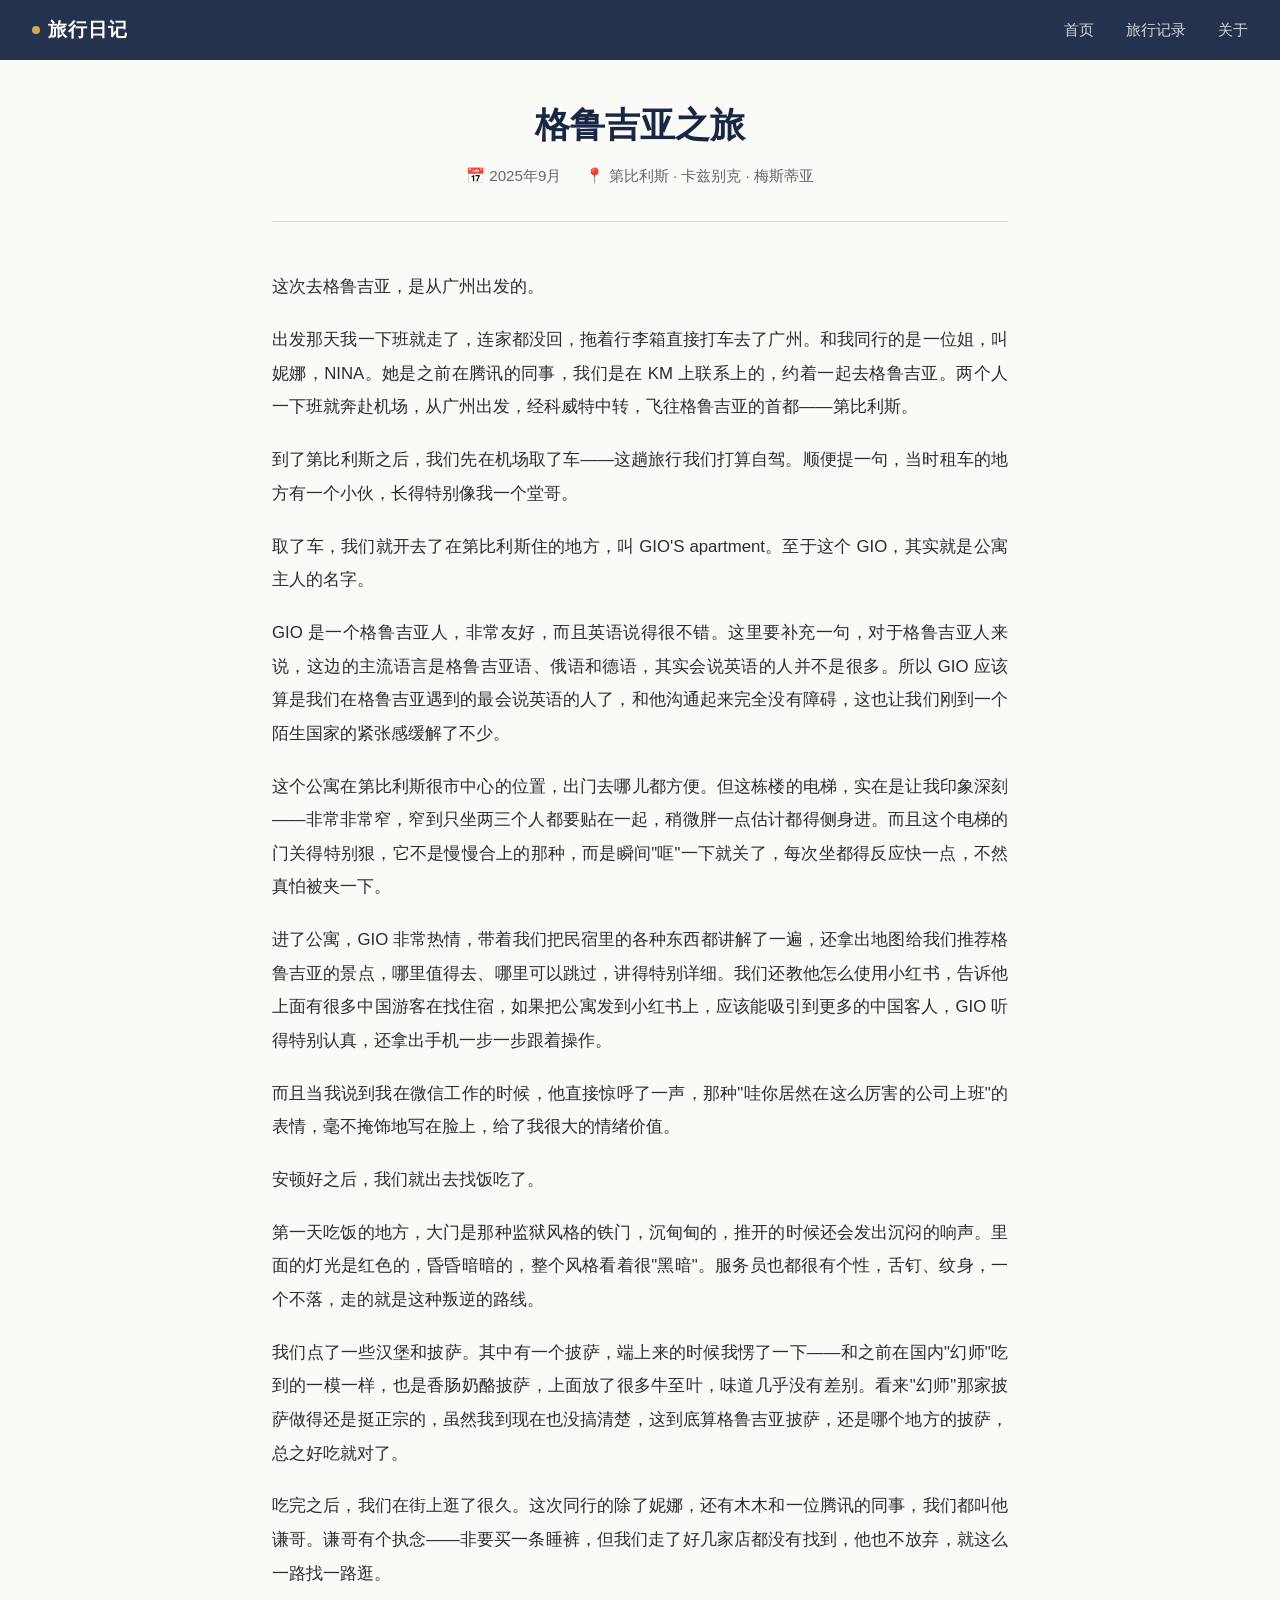
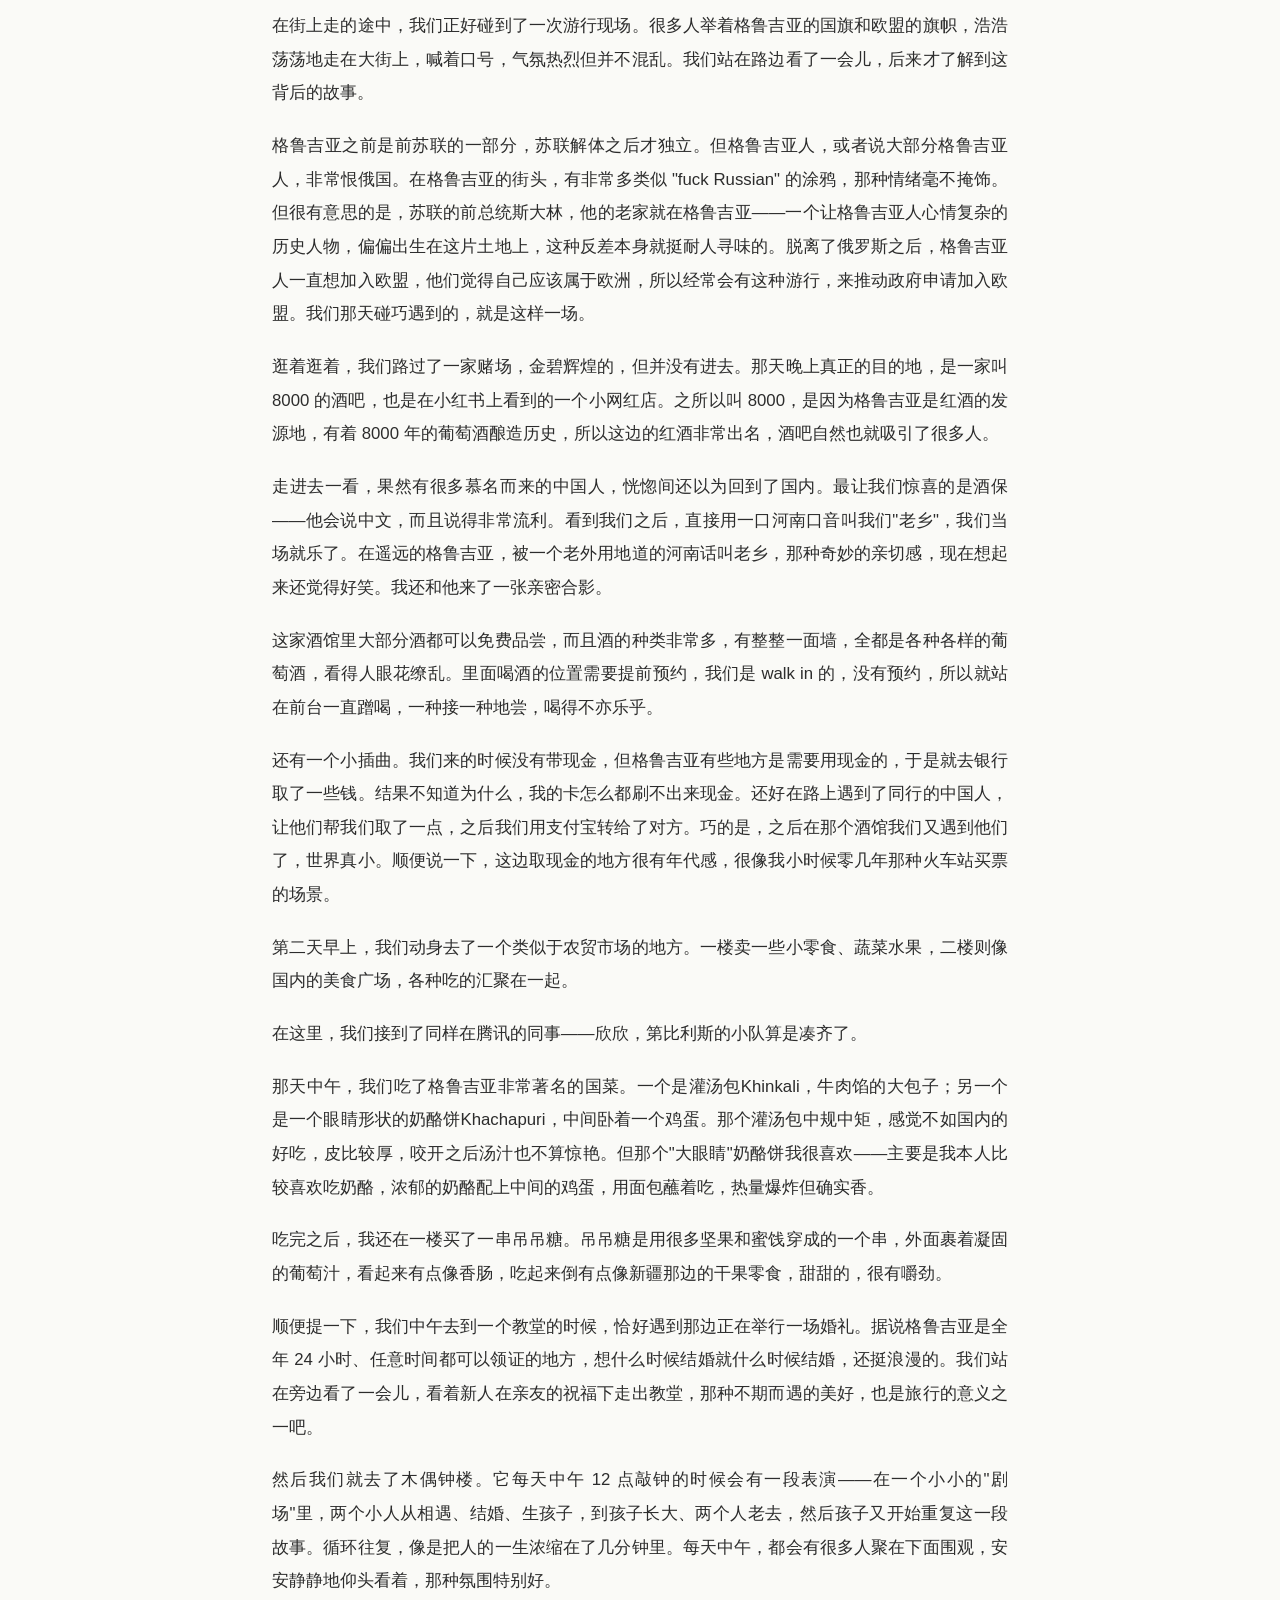
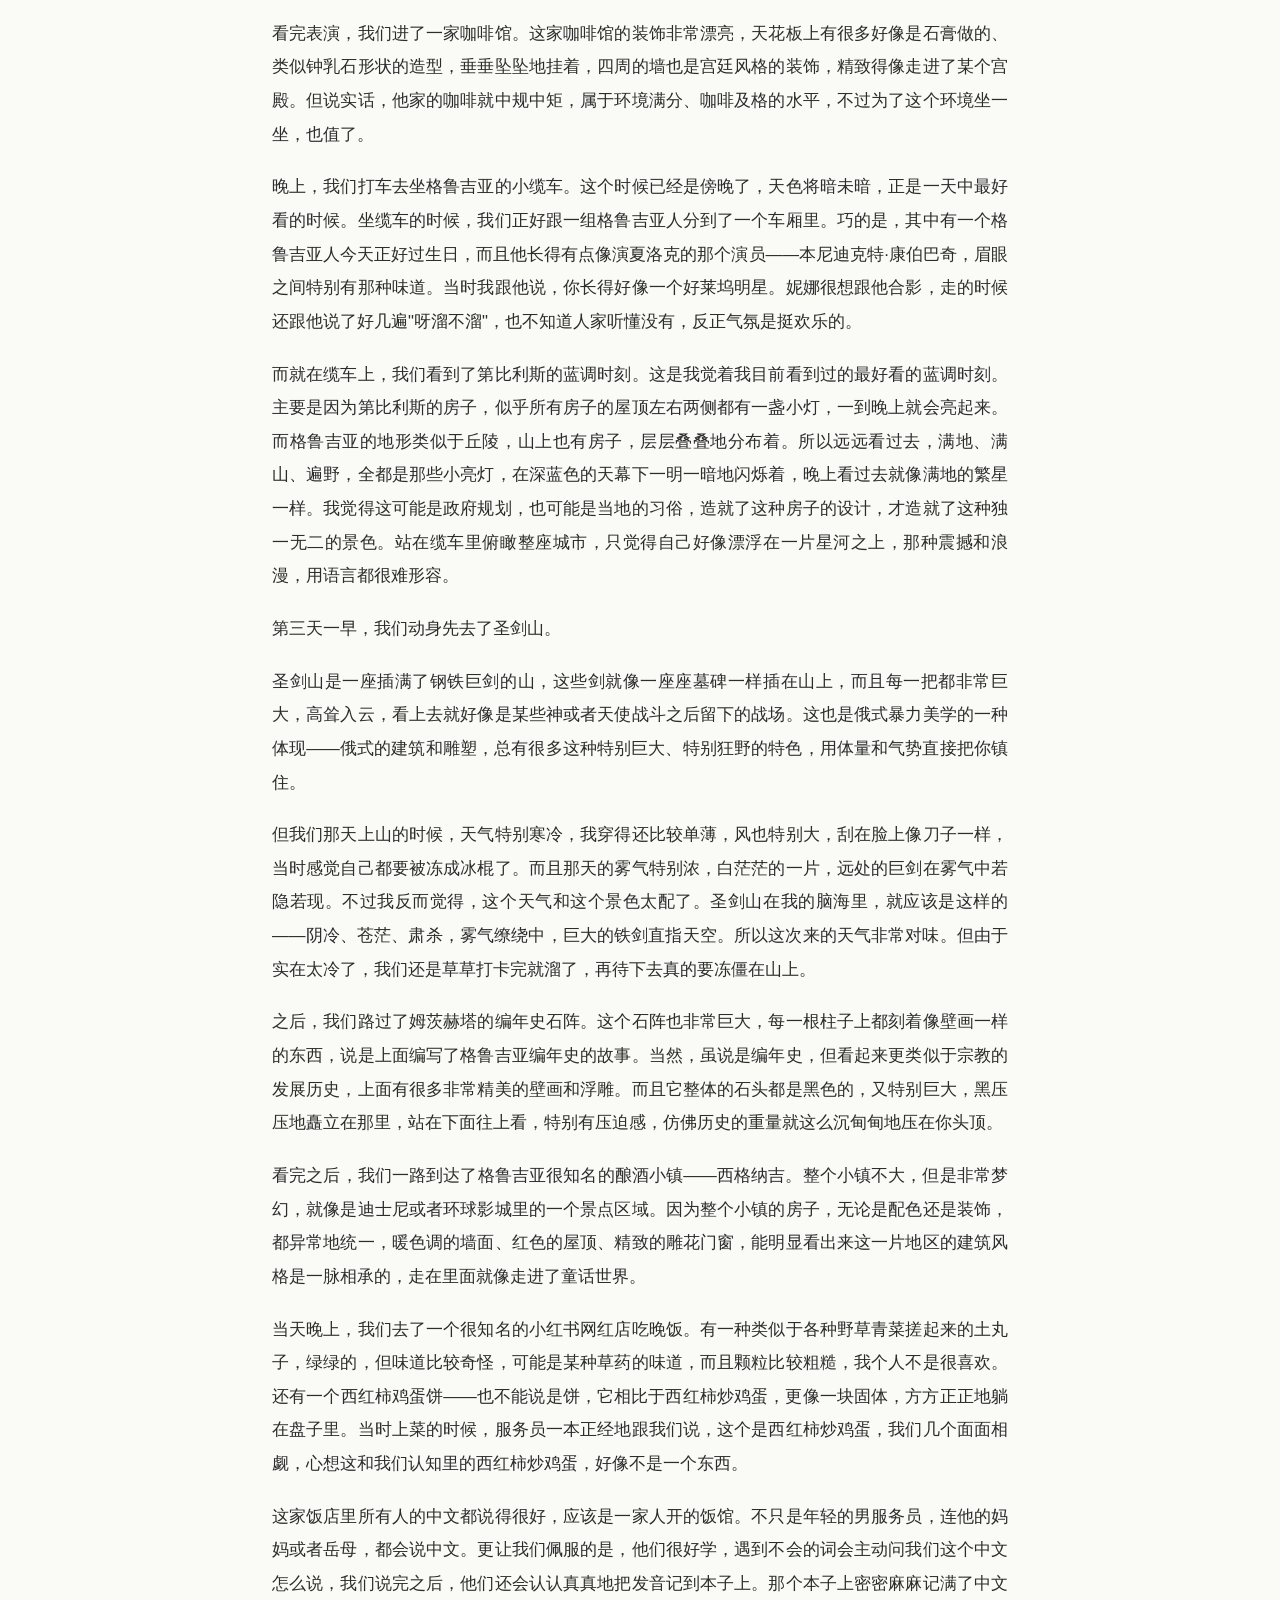
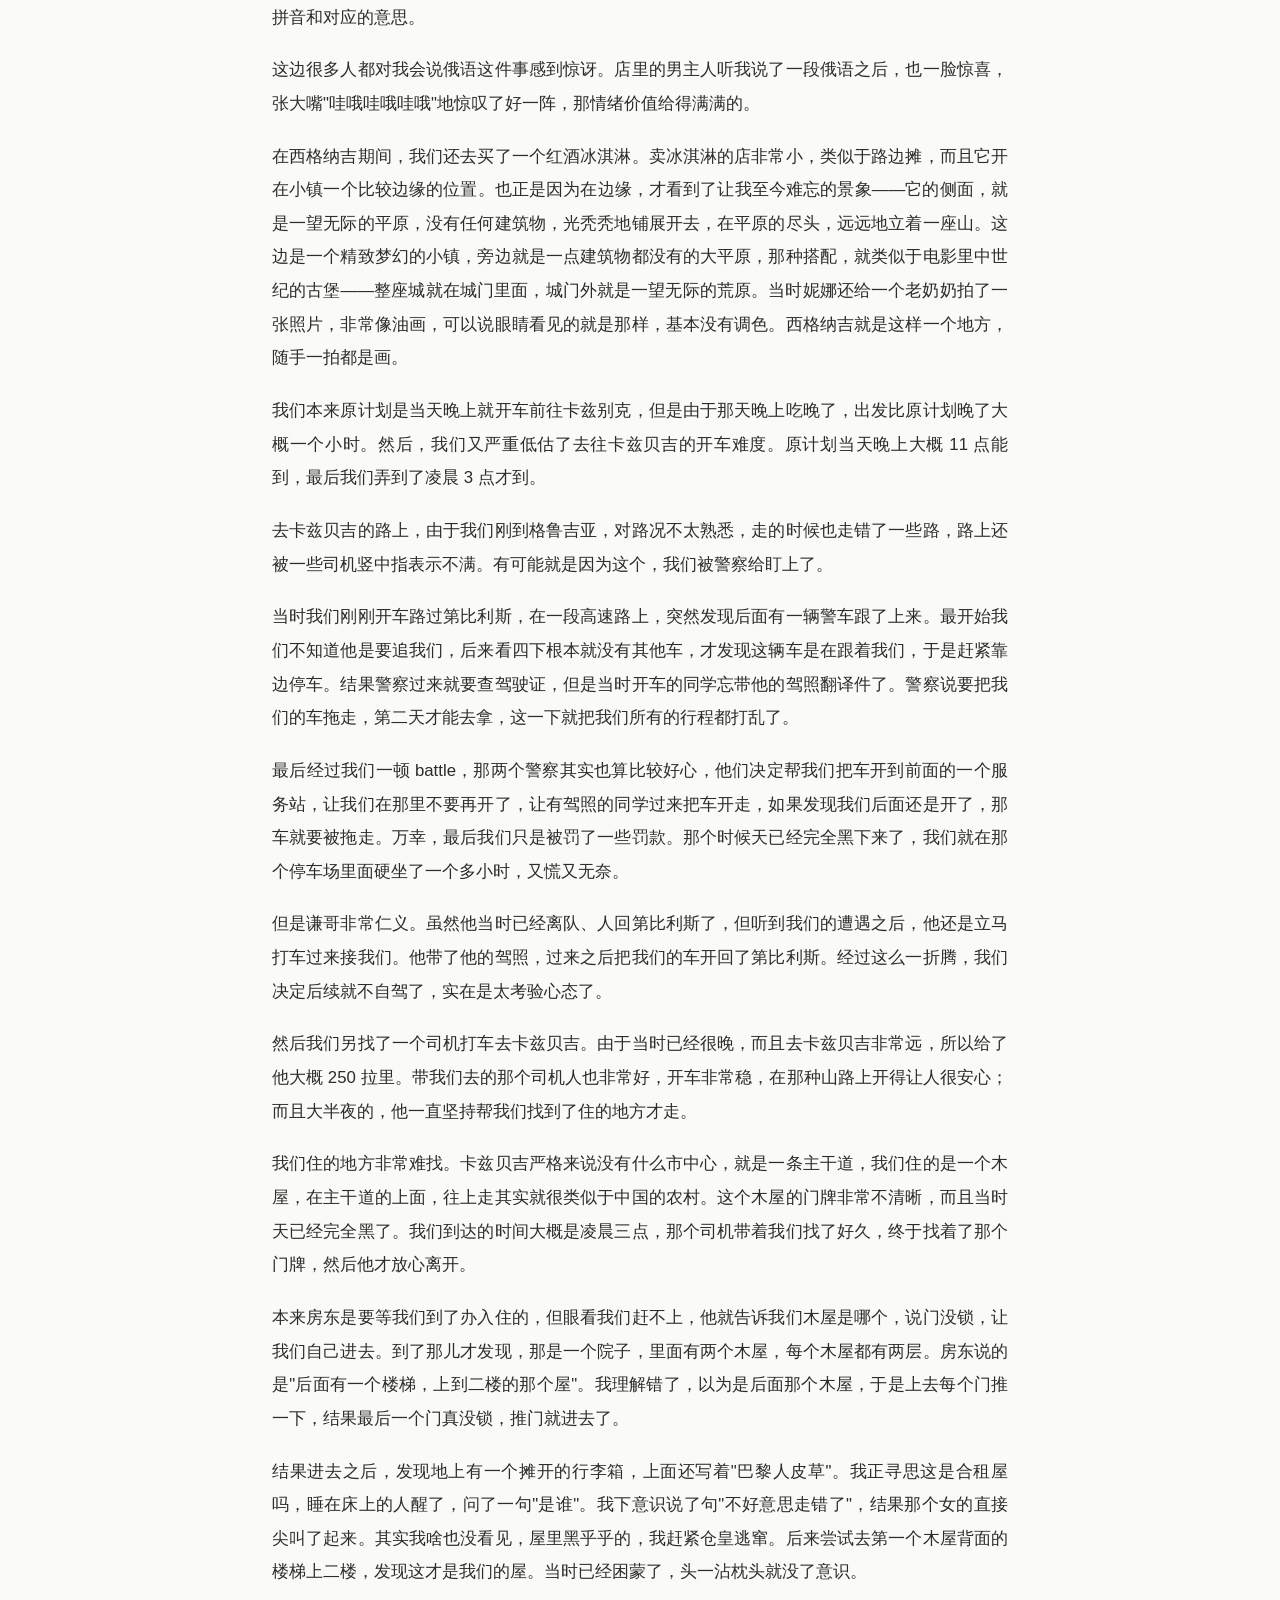
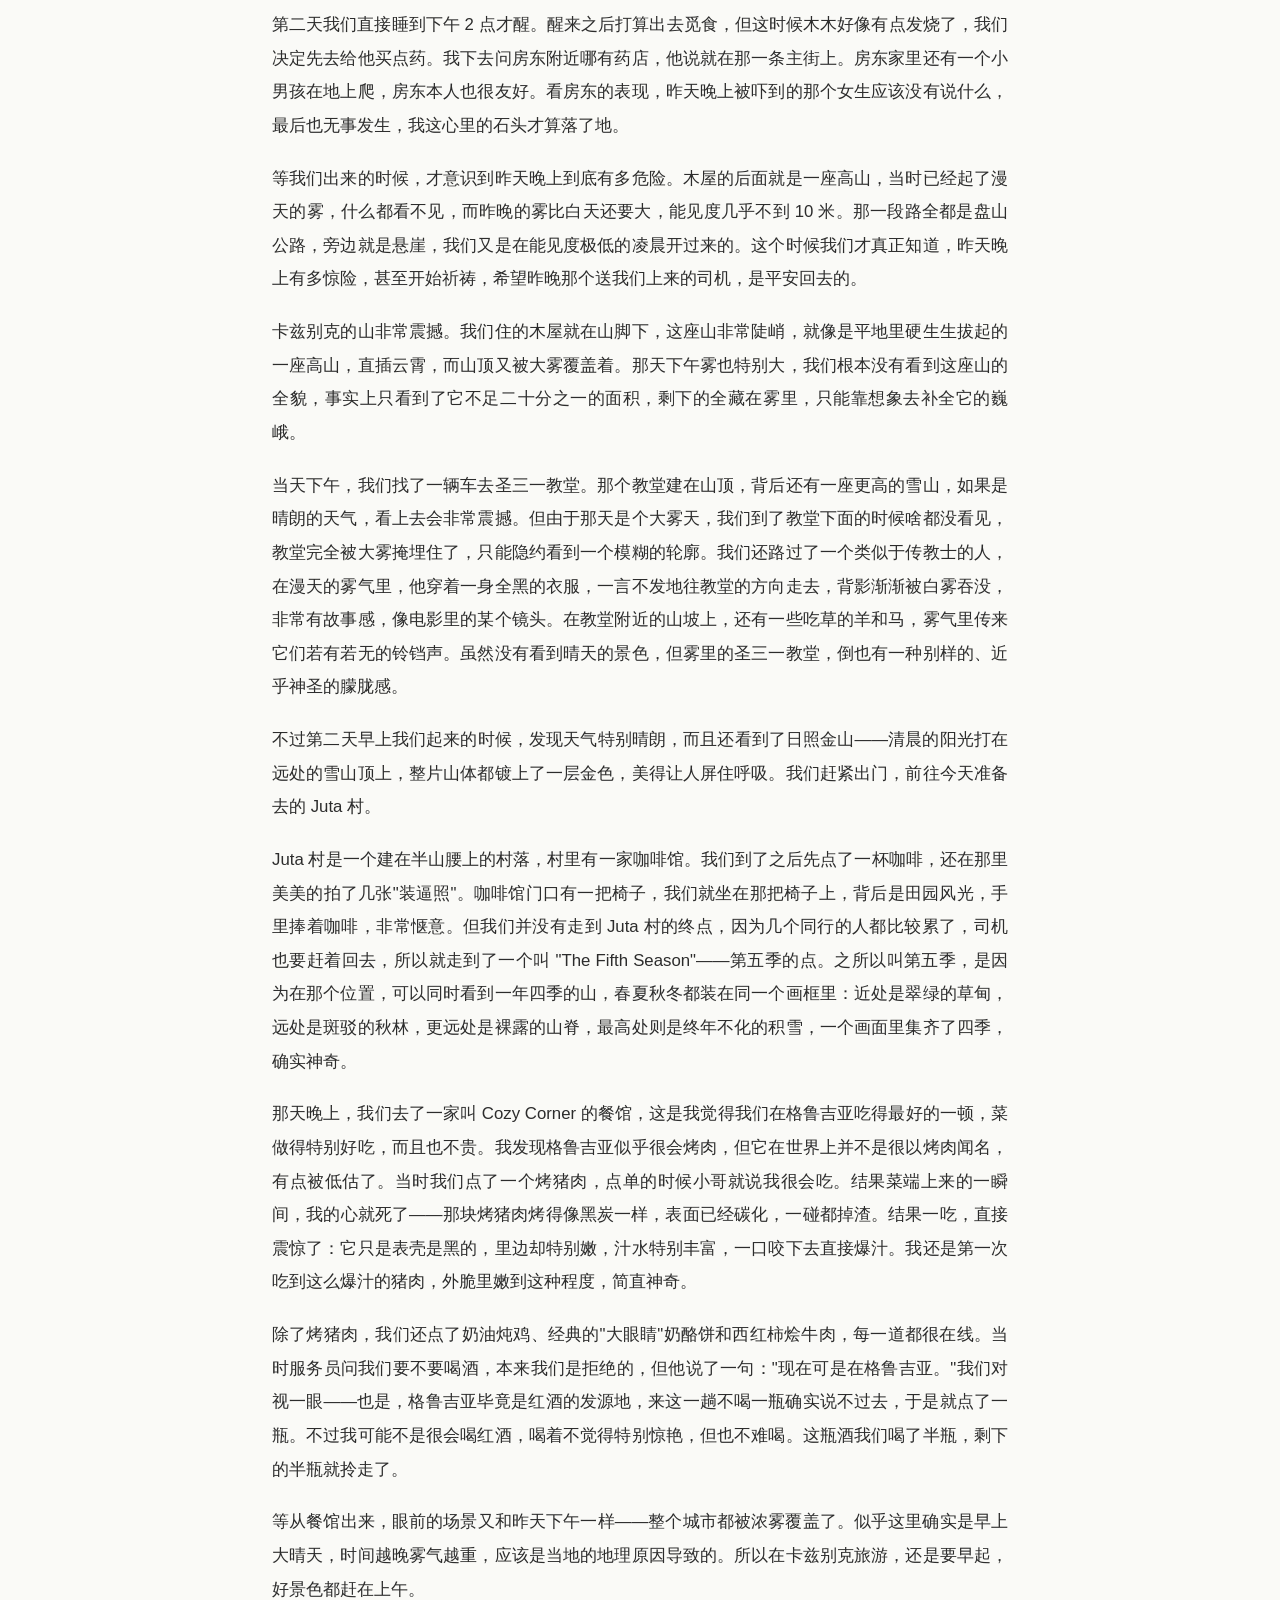
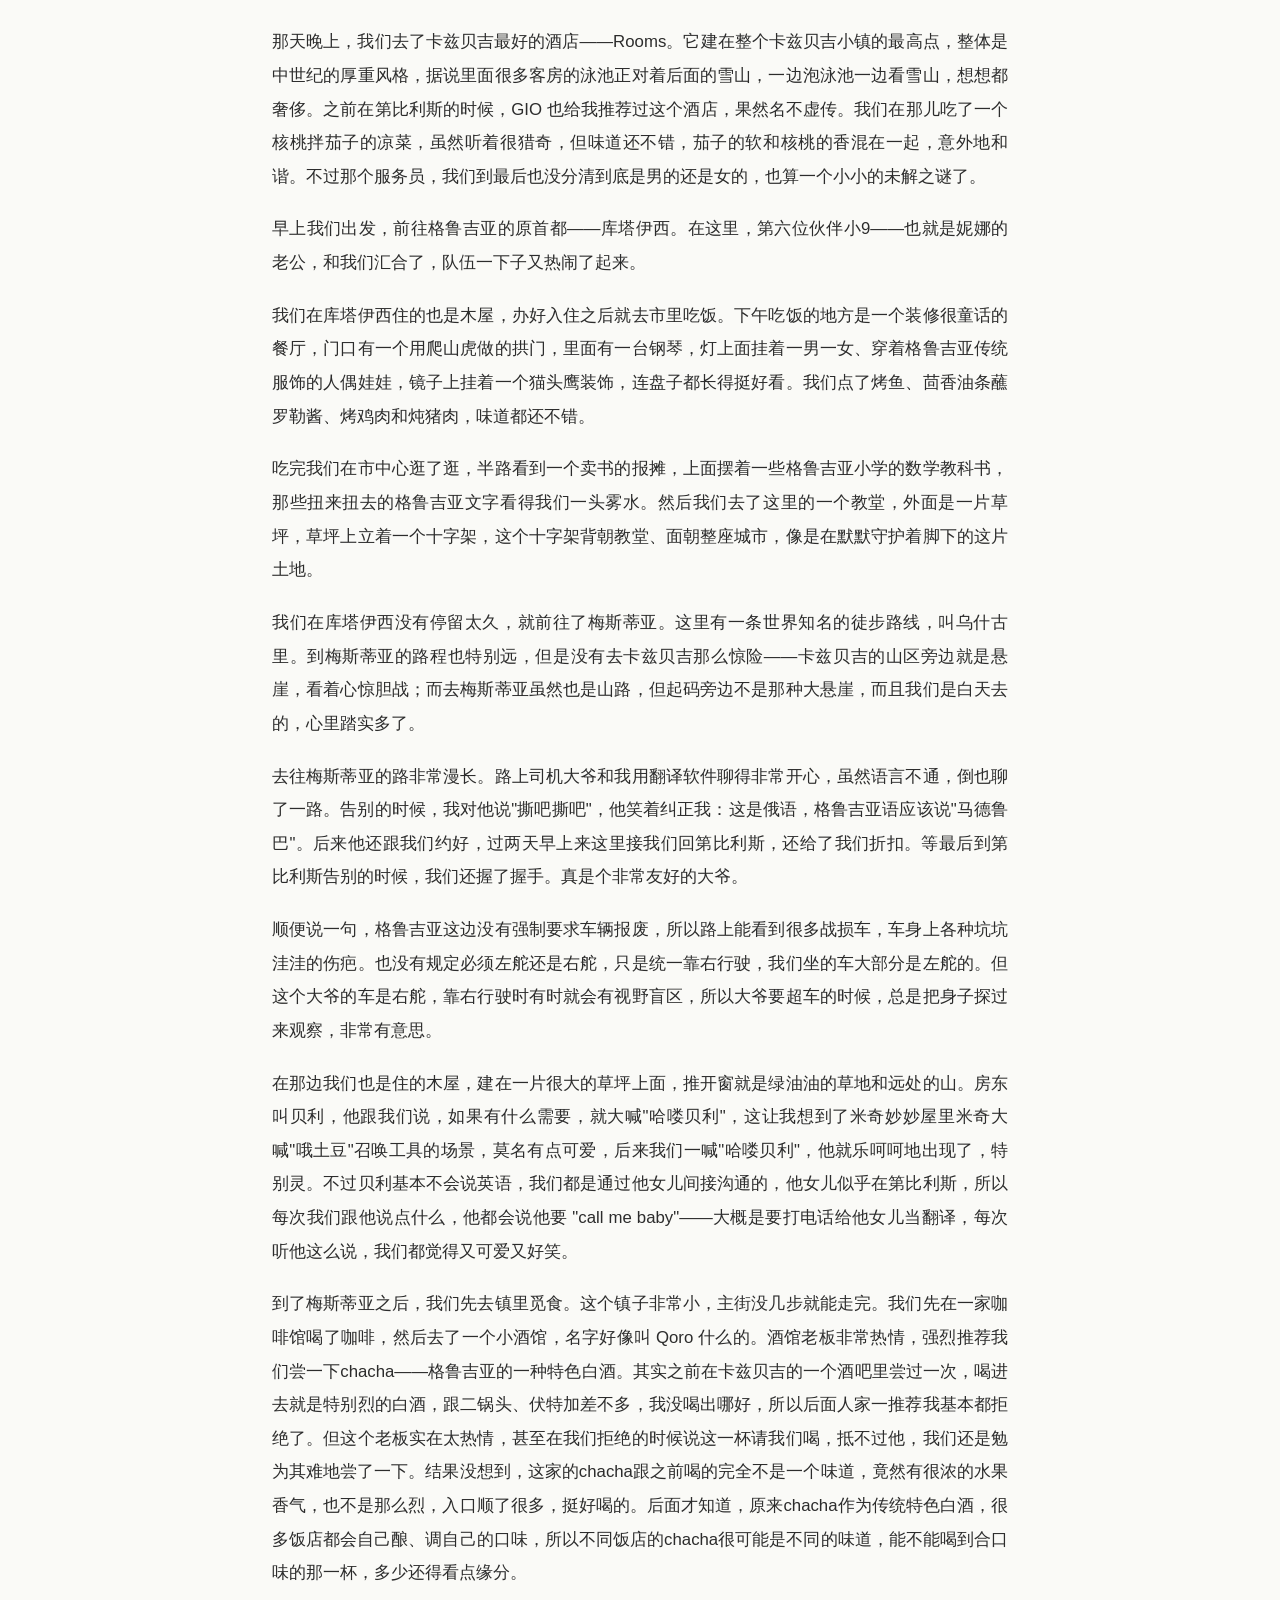
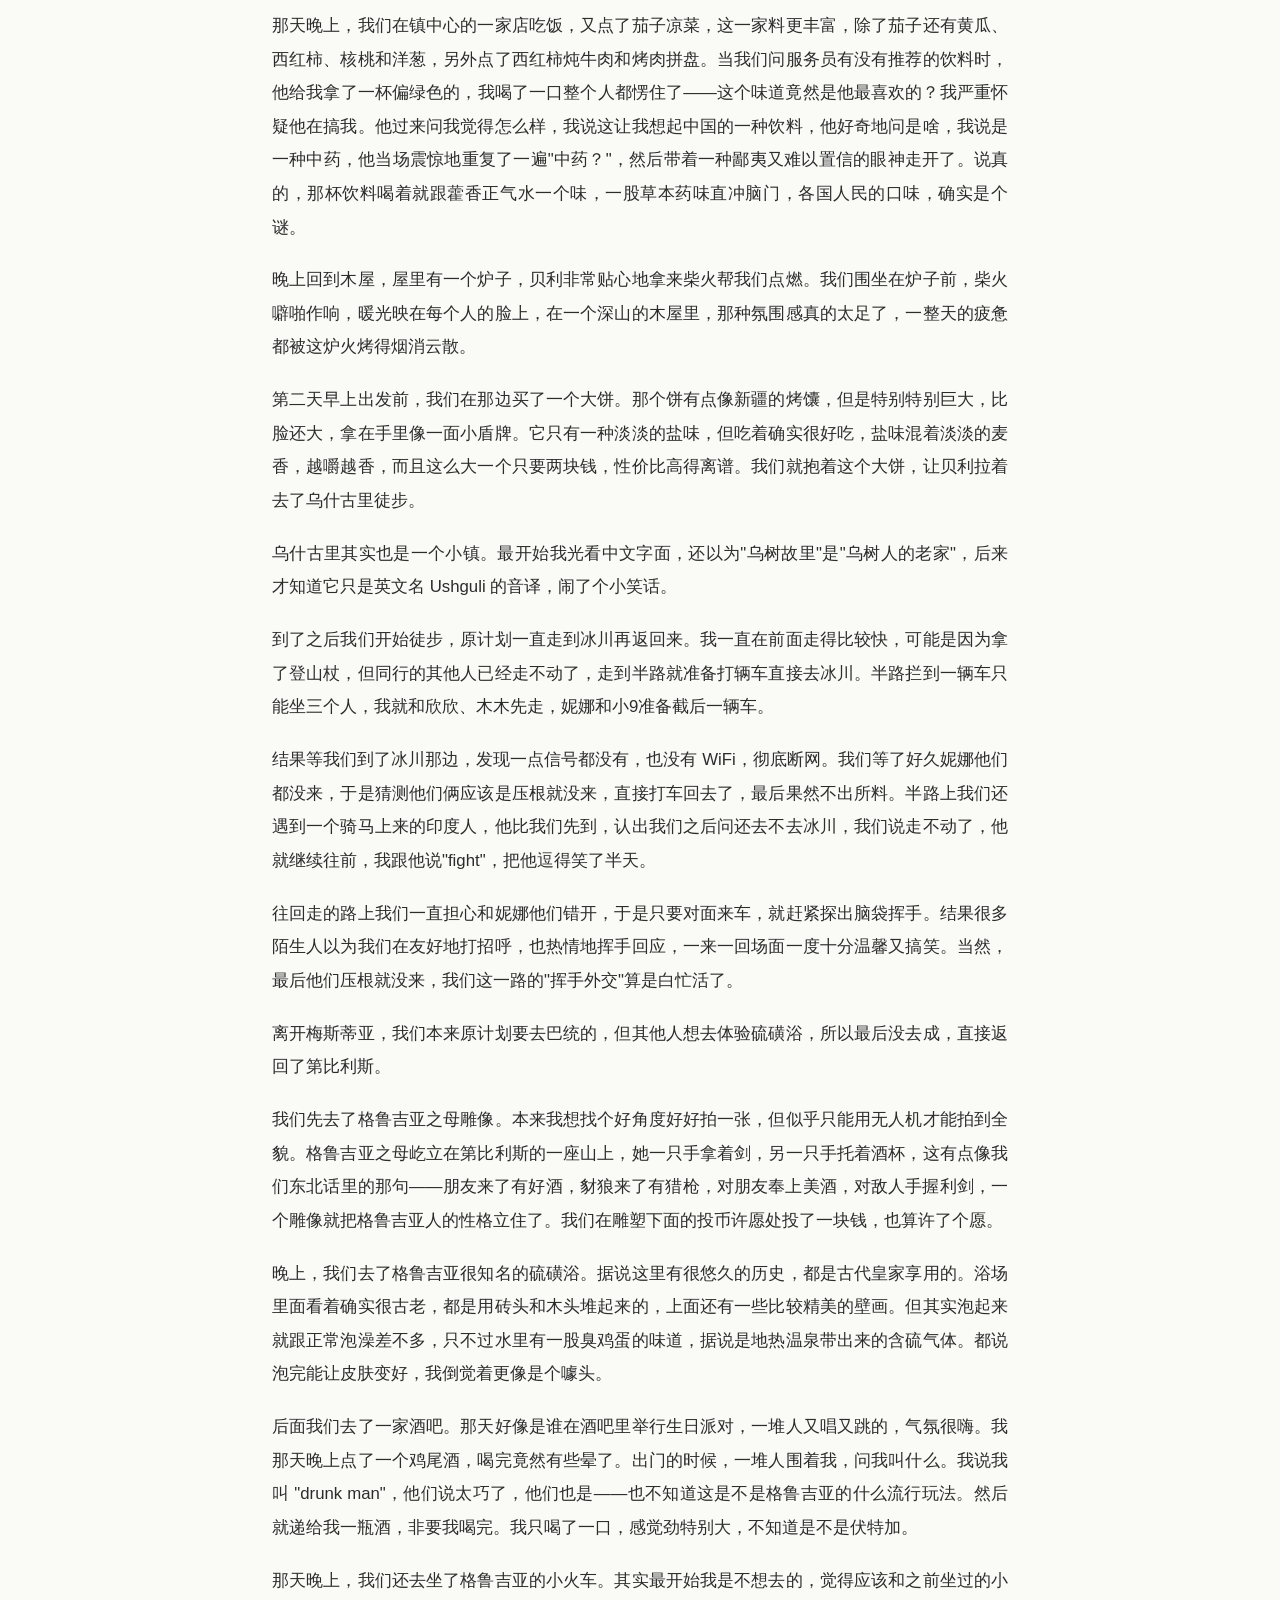
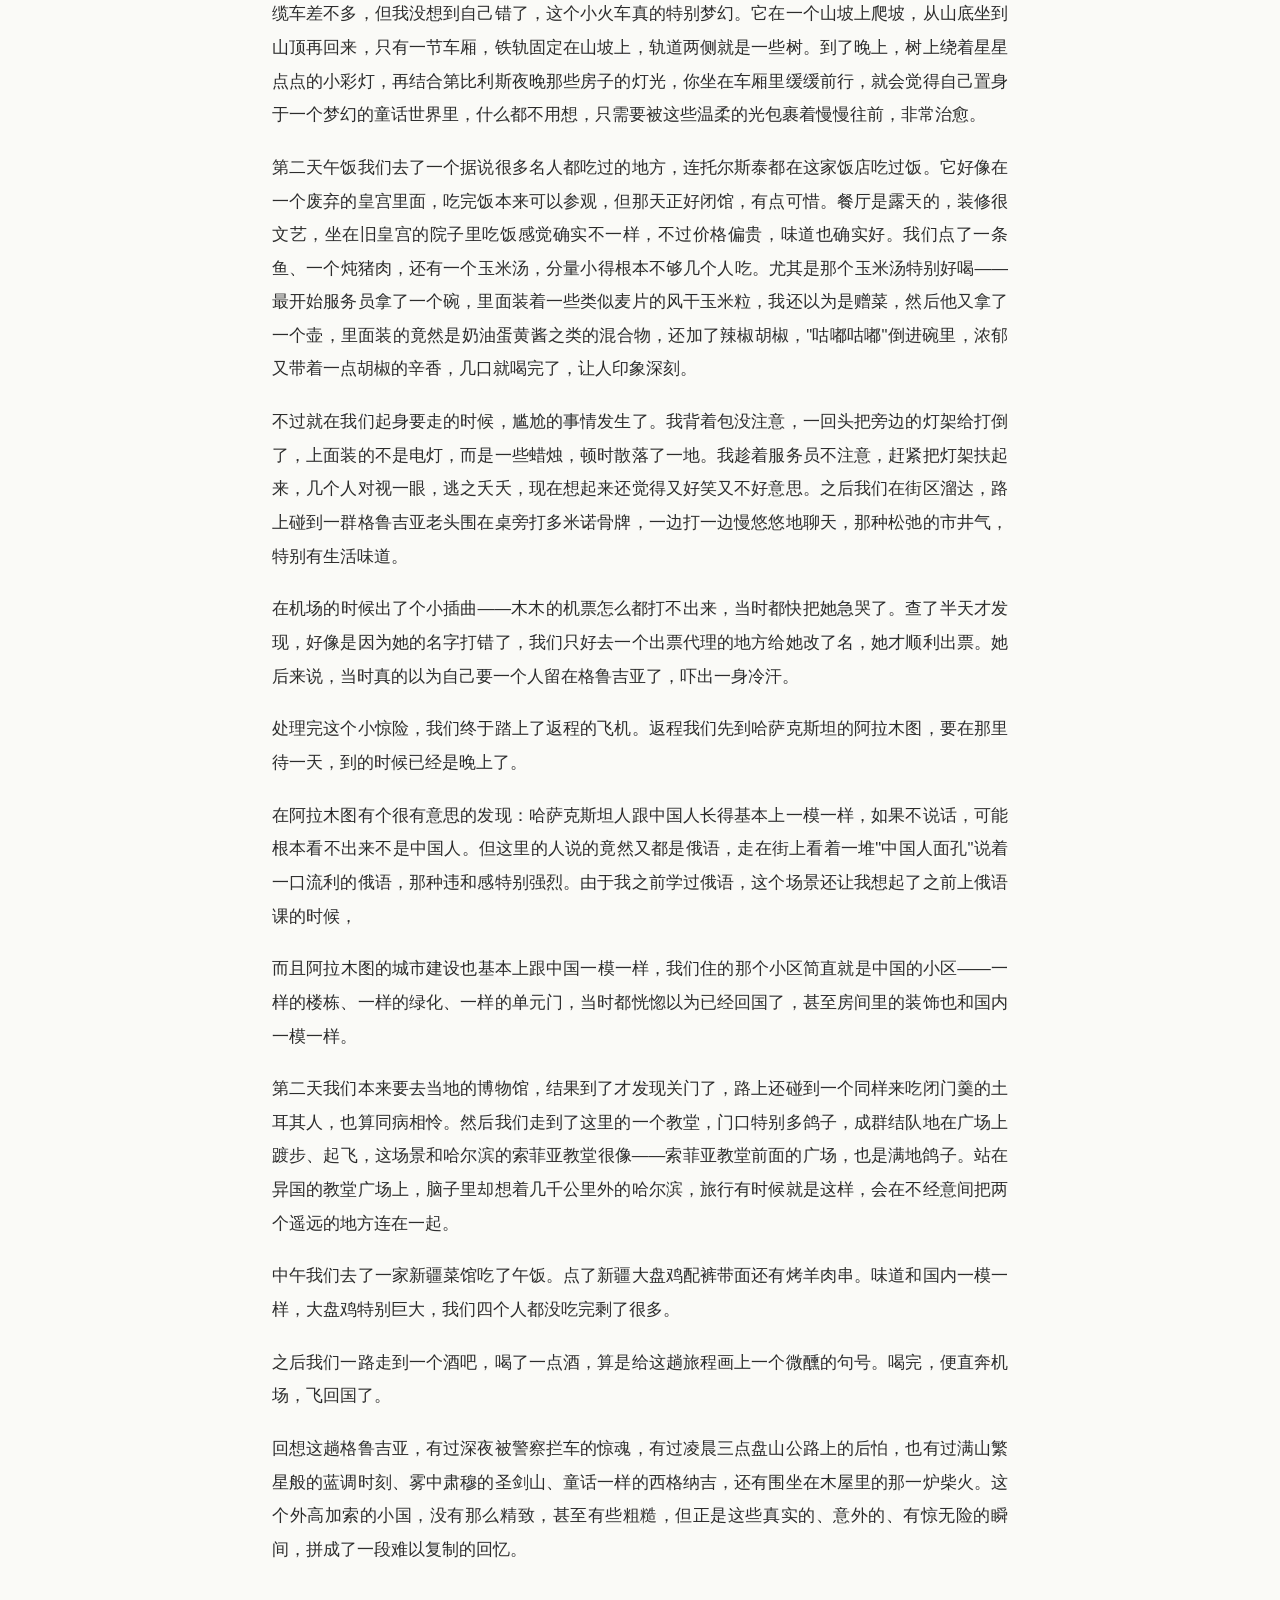
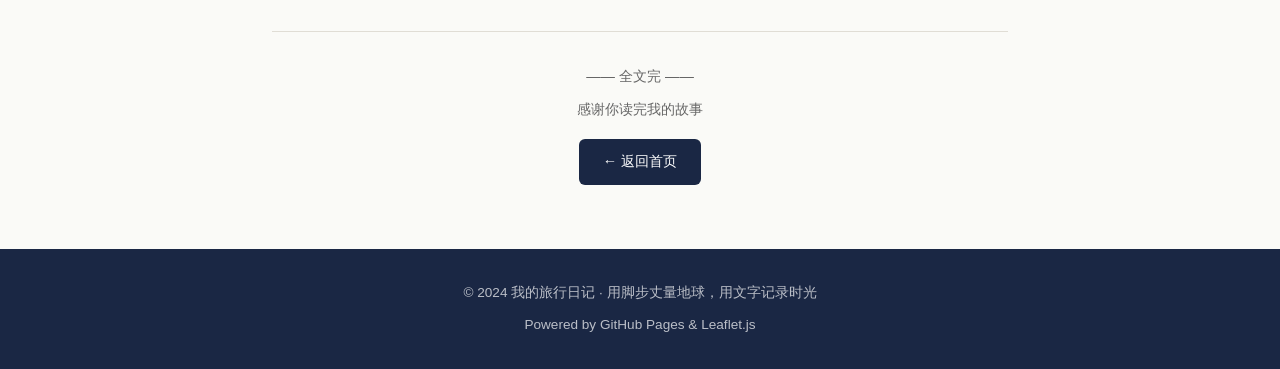
<file: georgia-2025.html>
<!DOCTYPE html>
<html lang="zh-CN">
<head>
    <meta charset="UTF-8">
    <meta name="viewport" content="width=device-width, initial-scale=1.0">
    <title>格鲁吉亚之旅（2025年9月）| 我的旅行日记</title>
    <link rel="stylesheet" href="css/style.css">
</head>
<body>

    <!-- ===== 导航栏 ===== -->
    <nav class="navbar">
        <div class="logo">
            <span class="dot"></span>
            <span>旅行日记</span>
        </div>
        <ul class="nav-links">
            <li><a href="index.html">首页</a></li>
            <li><a href="index.html#travel-list">旅行记录</a></li>
            <li><a href="index.html#about">关于</a></li>
        </ul>
    </nav>

    <!-- ===== 文章内容 ===== -->
    <article class="article-container">
        <header class="article-header">
            <h1>格鲁吉亚之旅</h1>
            <div class="article-meta">
                <span>📅 2025年9月</span>
                <span>📍 第比利斯 · 卡兹别克 · 梅斯蒂亚</span>
                
            </div>
        </header>

        <div class="article-content">

            <!-- 图片占位 -->
            

            <p>这次去格鲁吉亚，是从广州出发的。</p>
            <p>出发那天我一下班就走了，连家都没回，拖着行李箱直接打车去了广州。和我同行的是一位姐，叫妮娜，NINA。她是之前在腾讯的同事，我们是在 KM 上联系上的，约着一起去格鲁吉亚。两个人一下班就奔赴机场，从广州出发，经科威特中转，飞往格鲁吉亚的首都——第比利斯。</p>
            <p>到了第比利斯之后，我们先在机场取了车——这趟旅行我们打算自驾。顺便提一句，当时租车的地方有一个小伙，长得特别像我一个堂哥。</p>
            <p>取了车，我们就开去了在第比利斯住的地方，叫 GIO'S apartment。至于这个 GIO，其实就是公寓主人的名字。</p>
            <p>GIO 是一个格鲁吉亚人，非常友好，而且英语说得很不错。这里要补充一句，对于格鲁吉亚人来说，这边的主流语言是格鲁吉亚语、俄语和德语，其实会说英语的人并不是很多。所以 GIO 应该算是我们在格鲁吉亚遇到的最会说英语的人了，和他沟通起来完全没有障碍，这也让我们刚到一个陌生国家的紧张感缓解了不少。</p>
            <p>这个公寓在第比利斯很市中心的位置，出门去哪儿都方便。但这栋楼的电梯，实在是让我印象深刻——非常非常窄，窄到只坐两三个人都要贴在一起，稍微胖一点估计都得侧身进。而且这个电梯的门关得特别狠，它不是慢慢合上的那种，而是瞬间"哐"一下就关了，每次坐都得反应快一点，不然真怕被夹一下。</p>
            <p>进了公寓，GIO 非常热情，带着我们把民宿里的各种东西都讲解了一遍，还拿出地图给我们推荐格鲁吉亚的景点，哪里值得去、哪里可以跳过，讲得特别详细。我们还教他怎么使用小红书，告诉他上面有很多中国游客在找住宿，如果把公寓发到小红书上，应该能吸引到更多的中国客人，GIO 听得特别认真，还拿出手机一步一步跟着操作。</p>
            <p>而且当我说到我在微信工作的时候，他直接惊呼了一声，那种"哇你居然在这么厉害的公司上班"的表情，毫不掩饰地写在脸上，给了我很大的情绪价值。</p>

            <p>安顿好之后，我们就出去找饭吃了。</p>
            <p>第一天吃饭的地方，大门是那种监狱风格的铁门，沉甸甸的，推开的时候还会发出沉闷的响声。里面的灯光是红色的，昏昏暗暗的，整个风格看着很"黑暗"。服务员也都很有个性，舌钉、纹身，一个不落，走的就是这种叛逆的路线。</p>
            <p>我们点了一些汉堡和披萨。其中有一个披萨，端上来的时候我愣了一下——和之前在国内"幻师"吃到的一模一样，也是香肠奶酪披萨，上面放了很多牛至叶，味道几乎没有差别。看来"幻师"那家披萨做得还是挺正宗的，虽然我到现在也没搞清楚，这到底算格鲁吉亚披萨，还是哪个地方的披萨，总之好吃就对了。</p>
            <p>吃完之后，我们在街上逛了很久。这次同行的除了妮娜，还有木木和一位腾讯的同事，我们都叫他谦哥。谦哥有个执念——非要买一条睡裤，但我们走了好几家店都没有找到，他也不放弃，就这么一路找一路逛。</p>
            <p>在街上走的途中，我们正好碰到了一次游行现场。很多人举着格鲁吉亚的国旗和欧盟的旗帜，浩浩荡荡地走在大街上，喊着口号，气氛热烈但并不混乱。我们站在路边看了一会儿，后来才了解到这背后的故事。</p>
            <p>格鲁吉亚之前是前苏联的一部分，苏联解体之后才独立。但格鲁吉亚人，或者说大部分格鲁吉亚人，非常恨俄国。在格鲁吉亚的街头，有非常多类似 "fuck Russian" 的涂鸦，那种情绪毫不掩饰。但很有意思的是，苏联的前总统斯大林，他的老家就在格鲁吉亚——一个让格鲁吉亚人心情复杂的历史人物，偏偏出生在这片土地上，这种反差本身就挺耐人寻味的。脱离了俄罗斯之后，格鲁吉亚人一直想加入欧盟，他们觉得自己应该属于欧洲，所以经常会有这种游行，来推动政府申请加入欧盟。我们那天碰巧遇到的，就是这样一场。</p>
            <p>逛着逛着，我们路过了一家赌场，金碧辉煌的，但并没有进去。那天晚上真正的目的地，是一家叫 8000 的酒吧，也是在小红书上看到的一个小网红店。之所以叫 8000，是因为格鲁吉亚是红酒的发源地，有着 8000 年的葡萄酒酿造历史，所以这边的红酒非常出名，酒吧自然也就吸引了很多人。</p>
            <p>走进去一看，果然有很多慕名而来的中国人，恍惚间还以为回到了国内。最让我们惊喜的是酒保——他会说中文，而且说得非常流利。看到我们之后，直接用一口河南口音叫我们"老乡"，我们当场就乐了。在遥远的格鲁吉亚，被一个老外用地道的河南话叫老乡，那种奇妙的亲切感，现在想起来还觉得好笑。我还和他来了一张亲密合影。</p>
            <p>这家酒馆里大部分酒都可以免费品尝，而且酒的种类非常多，有整整一面墙，全都是各种各样的葡萄酒，看得人眼花缭乱。里面喝酒的位置需要提前预约，我们是 walk in 的，没有预约，所以就站在前台一直蹭喝，一种接一种地尝，喝得不亦乐乎。</p>
            <p>还有一个小插曲。我们来的时候没有带现金，但格鲁吉亚有些地方是需要用现金的，于是就去银行取了一些钱。结果不知道为什么，我的卡怎么都刷不出来现金。还好在路上遇到了同行的中国人，让他们帮我们取了一点，之后我们用支付宝转给了对方。巧的是，之后在那个酒馆我们又遇到他们了，世界真小。顺便说一下，这边取现金的地方很有年代感，很像我小时候零几年那种火车站买票的场景。</p>

            <p>第二天早上，我们动身去了一个类似于农贸市场的地方。一楼卖一些小零食、蔬菜水果，二楼则像国内的美食广场，各种吃的汇聚在一起。</p>
            <p>在这里，我们接到了同样在腾讯的同事——欣欣，第比利斯的小队算是凑齐了。</p>
            <p>那天中午，我们吃了格鲁吉亚非常著名的国菜。一个是灌汤包Khinkali，牛肉馅的大包子；另一个是一个眼睛形状的奶酪饼Khachapuri，中间卧着一个鸡蛋。那个灌汤包中规中矩，感觉不如国内的好吃，皮比较厚，咬开之后汤汁也不算惊艳。但那个"大眼睛"奶酪饼我很喜欢——主要是我本人比较喜欢吃奶酪，浓郁的奶酪配上中间的鸡蛋，用面包蘸着吃，热量爆炸但确实香。</p>
            <p>吃完之后，我还在一楼买了一串吊吊糖。吊吊糖是用很多坚果和蜜饯穿成的一个串，外面裹着凝固的葡萄汁，看起来有点像香肠，吃起来倒有点像新疆那边的干果零食，甜甜的，很有嚼劲。</p>
            <p>顺便提一下，我们中午去到一个教堂的时候，恰好遇到那边正在举行一场婚礼。据说格鲁吉亚是全年 24 小时、任意时间都可以领证的地方，想什么时候结婚就什么时候结婚，还挺浪漫的。我们站在旁边看了一会儿，看着新人在亲友的祝福下走出教堂，那种不期而遇的美好，也是旅行的意义之一吧。</p>
            <p>然后我们就去了木偶钟楼。它每天中午 12 点敲钟的时候会有一段表演——在一个小小的"剧场"里，两个小人从相遇、结婚、生孩子，到孩子长大、两个人老去，然后孩子又开始重复这一段故事。循环往复，像是把人的一生浓缩在了几分钟里。每天中午，都会有很多人聚在下面围观，安安静静地仰头看着，那种氛围特别好。</p>
            <p>看完表演，我们进了一家咖啡馆。这家咖啡馆的装饰非常漂亮，天花板上有很多好像是石膏做的、类似钟乳石形状的造型，垂垂坠坠地挂着，四周的墙也是宫廷风格的装饰，精致得像走进了某个宫殿。但说实话，他家的咖啡就中规中矩，属于环境满分、咖啡及格的水平，不过为了这个环境坐一坐，也值了。</p>
            <p>晚上，我们打车去坐格鲁吉亚的小缆车。这个时候已经是傍晚了，天色将暗未暗，正是一天中最好看的时候。坐缆车的时候，我们正好跟一组格鲁吉亚人分到了一个车厢里。巧的是，其中有一个格鲁吉亚人今天正好过生日，而且他长得有点像演夏洛克的那个演员——本尼迪克特·康伯巴奇，眉眼之间特别有那种味道。当时我跟他说，你长得好像一个好莱坞明星。妮娜很想跟他合影，走的时候还跟他说了好几遍"呀溜不溜"，也不知道人家听懂没有，反正气氛是挺欢乐的。</p>
            <p>而就在缆车上，我们看到了第比利斯的蓝调时刻。这是我觉着我目前看到过的最好看的蓝调时刻。主要是因为第比利斯的房子，似乎所有房子的屋顶左右两侧都有一盏小灯，一到晚上就会亮起来。而格鲁吉亚的地形类似于丘陵，山上也有房子，层层叠叠地分布着。所以远远看过去，满地、满山、遍野，全都是那些小亮灯，在深蓝色的天幕下一明一暗地闪烁着，晚上看过去就像满地的繁星一样。我觉得这可能是政府规划，也可能是当地的习俗，造就了这种房子的设计，才造就了这种独一无二的景色。站在缆车里俯瞰整座城市，只觉得自己好像漂浮在一片星河之上，那种震撼和浪漫，用语言都很难形容。</p>

            <p>第三天一早，我们动身先去了圣剑山。</p>
            <p>圣剑山是一座插满了钢铁巨剑的山，这些剑就像一座座墓碑一样插在山上，而且每一把都非常巨大，高耸入云，看上去就好像是某些神或者天使战斗之后留下的战场。这也是俄式暴力美学的一种体现——俄式的建筑和雕塑，总有很多这种特别巨大、特别狂野的特色，用体量和气势直接把你镇住。</p>
            <p>但我们那天上山的时候，天气特别寒冷，我穿得还比较单薄，风也特别大，刮在脸上像刀子一样，当时感觉自己都要被冻成冰棍了。而且那天的雾气特别浓，白茫茫的一片，远处的巨剑在雾气中若隐若现。不过我反而觉得，这个天气和这个景色太配了。圣剑山在我的脑海里，就应该是这样的——阴冷、苍茫、肃杀，雾气缭绕中，巨大的铁剑直指天空。所以这次来的天气非常对味。但由于实在太冷了，我们还是草草打卡完就溜了，再待下去真的要冻僵在山上。</p>
            <p>之后，我们路过了姆茨赫塔的编年史石阵。这个石阵也非常巨大，每一根柱子上都刻着像壁画一样的东西，说是上面编写了格鲁吉亚编年史的故事。当然，虽说是编年史，但看起来更类似于宗教的发展历史，上面有很多非常精美的壁画和浮雕。而且它整体的石头都是黑色的，又特别巨大，黑压压地矗立在那里，站在下面往上看，特别有压迫感，仿佛历史的重量就这么沉甸甸地压在你头顶。</p>
            <p>看完之后，我们一路到达了格鲁吉亚很知名的酿酒小镇——西格纳吉。整个小镇不大，但是非常梦幻，就像是迪士尼或者环球影城里的一个景点区域。因为整个小镇的房子，无论是配色还是装饰，都异常地统一，暖色调的墙面、红色的屋顶、精致的雕花门窗，能明显看出来这一片地区的建筑风格是一脉相承的，走在里面就像走进了童话世界。</p>
            <p>当天晚上，我们去了一个很知名的小红书网红店吃晚饭。有一种类似于各种野草青菜搓起来的土丸子，绿绿的，但味道比较奇怪，可能是某种草药的味道，而且颗粒比较粗糙，我个人不是很喜欢。还有一个西红柿鸡蛋饼——也不能说是饼，它相比于西红柿炒鸡蛋，更像一块固体，方方正正地躺在盘子里。当时上菜的时候，服务员一本正经地跟我们说，这个是西红柿炒鸡蛋，我们几个面面相觑，心想这和我们认知里的西红柿炒鸡蛋，好像不是一个东西。</p>
            <p>这家饭店里所有人的中文都说得很好，应该是一家人开的饭馆。不只是年轻的男服务员，连他的妈妈或者岳母，都会说中文。更让我们佩服的是，他们很好学，遇到不会的词会主动问我们这个中文怎么说，我们说完之后，他们还会认认真真地把发音记到本子上。那个本子上密密麻麻记满了中文拼音和对应的意思。</p>
            <p>这边很多人都对我会说俄语这件事感到惊讶。店里的男主人听我说了一段俄语之后，也一脸惊喜，张大嘴"哇哦哇哦哇哦"地惊叹了好一阵，那情绪价值给得满满的。</p>
            <p>在西格纳吉期间，我们还去买了一个红酒冰淇淋。卖冰淇淋的店非常小，类似于路边摊，而且它开在小镇一个比较边缘的位置。也正是因为在边缘，才看到了让我至今难忘的景象——它的侧面，就是一望无际的平原，没有任何建筑物，光秃秃地铺展开去，在平原的尽头，远远地立着一座山。这边是一个精致梦幻的小镇，旁边就是一点建筑物都没有的大平原，那种搭配，就类似于电影里中世纪的古堡——整座城就在城门里面，城门外就是一望无际的荒原。当时妮娜还给一个老奶奶拍了一张照片，非常像油画，可以说眼睛看见的就是那样，基本没有调色。西格纳吉就是这样一个地方，随手一拍都是画。</p>

            <p>我们本来原计划是当天晚上就开车前往卡兹别克，但是由于那天晚上吃晚了，出发比原计划晚了大概一个小时。然后，我们又严重低估了去往卡兹贝吉的开车难度。原计划当天晚上大概 11 点能到，最后我们弄到了凌晨 3 点才到。</p>
            <p>去卡兹贝吉的路上，由于我们刚到格鲁吉亚，对路况不太熟悉，走的时候也走错了一些路，路上还被一些司机竖中指表示不满。有可能就是因为这个，我们被警察给盯上了。</p>
            <p>当时我们刚刚开车路过第比利斯，在一段高速路上，突然发现后面有一辆警车跟了上来。最开始我们不知道他是要追我们，后来看四下根本就没有其他车，才发现这辆车是在跟着我们，于是赶紧靠边停车。结果警察过来就要查驾驶证，但是当时开车的同学忘带他的驾照翻译件了。警察说要把我们的车拖走，第二天才能去拿，这一下就把我们所有的行程都打乱了。</p>
            <p>最后经过我们一顿 battle，那两个警察其实也算比较好心，他们决定帮我们把车开到前面的一个服务站，让我们在那里不要再开了，让有驾照的同学过来把车开走，如果发现我们后面还是开了，那车就要被拖走。万幸，最后我们只是被罚了一些罚款。那个时候天已经完全黑下来了，我们就在那个停车场里面硬坐了一个多小时，又慌又无奈。</p>
            <p>但是谦哥非常仁义。虽然他当时已经离队、人回第比利斯了，但听到我们的遭遇之后，他还是立马打车过来接我们。他带了他的驾照，过来之后把我们的车开回了第比利斯。经过这么一折腾，我们决定后续就不自驾了，实在是太考验心态了。</p>
            <p>然后我们另找了一个司机打车去卡兹贝吉。由于当时已经很晚，而且去卡兹贝吉非常远，所以给了他大概 250 拉里。带我们去的那个司机人也非常好，开车非常稳，在那种山路上开得让人很安心；而且大半夜的，他一直坚持帮我们找到了住的地方才走。</p>
            <p>我们住的地方非常难找。卡兹贝吉严格来说没有什么市中心，就是一条主干道，我们住的是一个木屋，在主干道的上面，往上走其实就很类似于中国的农村。这个木屋的门牌非常不清晰，而且当时天已经完全黑了。我们到达的时间大概是凌晨三点，那个司机带着我们找了好久，终于找着了那个门牌，然后他才放心离开。</p>
            <p>本来房东是要等我们到了办入住的，但眼看我们赶不上，他就告诉我们木屋是哪个，说门没锁，让我们自己进去。到了那儿才发现，那是一个院子，里面有两个木屋，每个木屋都有两层。房东说的是"后面有一个楼梯，上到二楼的那个屋"。我理解错了，以为是后面那个木屋，于是上去每个门推一下，结果最后一个门真没锁，推门就进去了。</p>
            <p>结果进去之后，发现地上有一个摊开的行李箱，上面还写着"巴黎人皮草"。我正寻思这是合租屋吗，睡在床上的人醒了，问了一句"是谁"。我下意识说了句"不好意思走错了"，结果那个女的直接尖叫了起来。其实我啥也没看见，屋里黑乎乎的，我赶紧仓皇逃窜。后来尝试去第一个木屋背面的楼梯上二楼，发现这才是我们的屋。当时已经困蒙了，头一沾枕头就没了意识。</p>
            <p>第二天我们直接睡到下午 2 点才醒。醒来之后打算出去觅食，但这时候木木好像有点发烧了，我们决定先去给他买点药。我下去问房东附近哪有药店，他说就在那一条主街上。房东家里还有一个小男孩在地上爬，房东本人也很友好。看房东的表现，昨天晚上被吓到的那个女生应该没有说什么，最后也无事发生，我这心里的石头才算落了地。</p>
            <p>等我们出来的时候，才意识到昨天晚上到底有多危险。木屋的后面就是一座高山，当时已经起了漫天的雾，什么都看不见，而昨晚的雾比白天还要大，能见度几乎不到 10 米。那一段路全都是盘山公路，旁边就是悬崖，我们又是在能见度极低的凌晨开过来的。这个时候我们才真正知道，昨天晚上有多惊险，甚至开始祈祷，希望昨晚那个送我们上来的司机，是平安回去的。</p>

            <p>卡兹别克的山非常震撼。我们住的木屋就在山脚下，这座山非常陡峭，就像是平地里硬生生拔起的一座高山，直插云霄，而山顶又被大雾覆盖着。那天下午雾也特别大，我们根本没有看到这座山的全貌，事实上只看到了它不足二十分之一的面积，剩下的全藏在雾里，只能靠想象去补全它的巍峨。</p>
            <p>当天下午，我们找了一辆车去圣三一教堂。那个教堂建在山顶，背后还有一座更高的雪山，如果是晴朗的天气，看上去会非常震撼。但由于那天是个大雾天，我们到了教堂下面的时候啥都没看见，教堂完全被大雾掩埋住了，只能隐约看到一个模糊的轮廓。我们还路过了一个类似于传教士的人，在漫天的雾气里，他穿着一身全黑的衣服，一言不发地往教堂的方向走去，背影渐渐被白雾吞没，非常有故事感，像电影里的某个镜头。在教堂附近的山坡上，还有一些吃草的羊和马，雾气里传来它们若有若无的铃铛声。虽然没有看到晴天的景色，但雾里的圣三一教堂，倒也有一种别样的、近乎神圣的朦胧感。</p>
            <p>不过第二天早上我们起来的时候，发现天气特别晴朗，而且还看到了日照金山——清晨的阳光打在远处的雪山顶上，整片山体都镀上了一层金色，美得让人屏住呼吸。我们赶紧出门，前往今天准备去的 Juta 村。</p>
            <p>Juta 村是一个建在半山腰上的村落，村里有一家咖啡馆。我们到了之后先点了一杯咖啡，还在那里美美的拍了几张"装逼照"。咖啡馆门口有一把椅子，我们就坐在那把椅子上，背后是田园风光，手里捧着咖啡，非常惬意。但我们并没有走到 Juta 村的终点，因为几个同行的人都比较累了，司机也要赶着回去，所以就走到了一个叫 "The Fifth Season"——第五季的点。之所以叫第五季，是因为在那个位置，可以同时看到一年四季的山，春夏秋冬都装在同一个画框里：近处是翠绿的草甸，远处是斑驳的秋林，更远处是裸露的山脊，最高处则是终年不化的积雪，一个画面里集齐了四季，确实神奇。</p>
            <p>那天晚上，我们去了一家叫 Cozy Corner 的餐馆，这是我觉得我们在格鲁吉亚吃得最好的一顿，菜做得特别好吃，而且也不贵。我发现格鲁吉亚似乎很会烤肉，但它在世界上并不是很以烤肉闻名，有点被低估了。当时我们点了一个烤猪肉，点单的时候小哥就说我很会吃。结果菜端上来的一瞬间，我的心就死了——那块烤猪肉烤得像黑炭一样，表面已经碳化，一碰都掉渣。结果一吃，直接震惊了：它只是表壳是黑的，里边却特别嫩，汁水特别丰富，一口咬下去直接爆汁。我还是第一次吃到这么爆汁的猪肉，外脆里嫩到这种程度，简直神奇。</p>
            <p>除了烤猪肉，我们还点了奶油炖鸡、经典的"大眼睛"奶酪饼和西红柿烩牛肉，每一道都很在线。当时服务员问我们要不要喝酒，本来我们是拒绝的，但他说了一句："现在可是在格鲁吉亚。"我们对视一眼——也是，格鲁吉亚毕竟是红酒的发源地，来这一趟不喝一瓶确实说不过去，于是就点了一瓶。不过我可能不是很会喝红酒，喝着不觉得特别惊艳，但也不难喝。这瓶酒我们喝了半瓶，剩下的半瓶就拎走了。</p>
            <p>等从餐馆出来，眼前的场景又和昨天下午一样——整个城市都被浓雾覆盖了。似乎这里确实是早上大晴天，时间越晚雾气越重，应该是当地的地理原因导致的。所以在卡兹别克旅游，还是要早起，好景色都赶在上午。</p>
            <p>那天晚上，我们去了卡兹贝吉最好的酒店——Rooms。它建在整个卡兹贝吉小镇的最高点，整体是中世纪的厚重风格，据说里面很多客房的泳池正对着后面的雪山，一边泡泳池一边看雪山，想想都奢侈。之前在第比利斯的时候，GIO 也给我推荐过这个酒店，果然名不虚传。我们在那儿吃了一个核桃拌茄子的凉菜，虽然听着很猎奇，但味道还不错，茄子的软和核桃的香混在一起，意外地和谐。不过那个服务员，我们到最后也没分清到底是男的还是女的，也算一个小小的未解之谜了。</p>

            <p>早上我们出发，前往格鲁吉亚的原首都——库塔伊西。在这里，第六位伙伴小9——也就是妮娜的老公，和我们汇合了，队伍一下子又热闹了起来。</p>
            <p>我们在库塔伊西住的也是木屋，办好入住之后就去市里吃饭。下午吃饭的地方是一个装修很童话的餐厅，门口有一个用爬山虎做的拱门，里面有一台钢琴，灯上面挂着一男一女、穿着格鲁吉亚传统服饰的人偶娃娃，镜子上挂着一个猫头鹰装饰，连盘子都长得挺好看。我们点了烤鱼、茴香油条蘸罗勒酱、烤鸡肉和炖猪肉，味道都还不错。</p>
            <p>吃完我们在市中心逛了逛，半路看到一个卖书的报摊，上面摆着一些格鲁吉亚小学的数学教科书，那些扭来扭去的格鲁吉亚文字看得我们一头雾水。然后我们去了这里的一个教堂，外面是一片草坪，草坪上立着一个十字架，这个十字架背朝教堂、面朝整座城市，像是在默默守护着脚下的这片土地。</p>
            <p>我们在库塔伊西没有停留太久，就前往了梅斯蒂亚。这里有一条世界知名的徒步路线，叫乌什古里。到梅斯蒂亚的路程也特别远，但是没有去卡兹贝吉那么惊险——卡兹贝吉的山区旁边就是悬崖，看着心惊胆战；而去梅斯蒂亚虽然也是山路，但起码旁边不是那种大悬崖，而且我们是白天去的，心里踏实多了。</p>
            <p>去往梅斯蒂亚的路非常漫长。路上司机大爷和我用翻译软件聊得非常开心，虽然语言不通，倒也聊了一路。告别的时候，我对他说"撕吧撕吧"，他笑着纠正我：这是俄语，格鲁吉亚语应该说"马德鲁巴"。后来他还跟我们约好，过两天早上来这里接我们回第比利斯，还给了我们折扣。等最后到第比利斯告别的时候，我们还握了握手。真是个非常友好的大爷。</p>
            <p>顺便说一句，格鲁吉亚这边没有强制要求车辆报废，所以路上能看到很多战损车，车身上各种坑坑洼洼的伤疤。也没有规定必须左舵还是右舵，只是统一靠右行驶，我们坐的车大部分是左舵的。但这个大爷的车是右舵，靠右行驶时有时就会有视野盲区，所以大爷要超车的时候，总是把身子探过来观察，非常有意思。</p>
            <p>在那边我们也是住的木屋，建在一片很大的草坪上面，推开窗就是绿油油的草地和远处的山。房东叫贝利，他跟我们说，如果有什么需要，就大喊"哈喽贝利"，这让我想到了米奇妙妙屋里米奇大喊"哦土豆"召唤工具的场景，莫名有点可爱，后来我们一喊"哈喽贝利"，他就乐呵呵地出现了，特别灵。不过贝利基本不会说英语，我们都是通过他女儿间接沟通的，他女儿似乎在第比利斯，所以每次我们跟他说点什么，他都会说他要 "call me baby"——大概是要打电话给他女儿当翻译，每次听他这么说，我们都觉得又可爱又好笑。</p>
            <p>到了梅斯蒂亚之后，我们先去镇里觅食。这个镇子非常小，主街没几步就能走完。我们先在一家咖啡馆喝了咖啡，然后去了一个小酒馆，名字好像叫 Qoro 什么的。酒馆老板非常热情，强烈推荐我们尝一下chacha——格鲁吉亚的一种特色白酒。其实之前在卡兹贝吉的一个酒吧里尝过一次，喝进去就是特别烈的白酒，跟二锅头、伏特加差不多，我没喝出哪好，所以后面人家一推荐我基本都拒绝了。但这个老板实在太热情，甚至在我们拒绝的时候说这一杯请我们喝，抵不过他，我们还是勉为其难地尝了一下。结果没想到，这家的chacha跟之前喝的完全不是一个味道，竟然有很浓的水果香气，也不是那么烈，入口顺了很多，挺好喝的。后面才知道，原来chacha作为传统特色白酒，很多饭店都会自己酿、调自己的口味，所以不同饭店的chacha很可能是不同的味道，能不能喝到合口味的那一杯，多少还得看点缘分。</p>
            <p>那天晚上，我们在镇中心的一家店吃饭，又点了茄子凉菜，这一家料更丰富，除了茄子还有黄瓜、西红柿、核桃和洋葱，另外点了西红柿炖牛肉和烤肉拼盘。当我们问服务员有没有推荐的饮料时，他给我拿了一杯偏绿色的，我喝了一口整个人都愣住了——这个味道竟然是他最喜欢的？我严重怀疑他在搞我。他过来问我觉得怎么样，我说这让我想起中国的一种饮料，他好奇地问是啥，我说是一种中药，他当场震惊地重复了一遍"中药？"，然后带着一种鄙夷又难以置信的眼神走开了。说真的，那杯饮料喝着就跟藿香正气水一个味，一股草本药味直冲脑门，各国人民的口味，确实是个谜。</p>
            <p>晚上回到木屋，屋里有一个炉子，贝利非常贴心地拿来柴火帮我们点燃。我们围坐在炉子前，柴火噼啪作响，暖光映在每个人的脸上，在一个深山的木屋里，那种氛围感真的太足了，一整天的疲惫都被这炉火烤得烟消云散。</p>

            <p>第二天早上出发前，我们在那边买了一个大饼。那个饼有点像新疆的烤馕，但是特别特别巨大，比脸还大，拿在手里像一面小盾牌。它只有一种淡淡的盐味，但吃着确实很好吃，盐味混着淡淡的麦香，越嚼越香，而且这么大一个只要两块钱，性价比高得离谱。我们就抱着这个大饼，让贝利拉着去了乌什古里徒步。</p>
            <p>乌什古里其实也是一个小镇。最开始我光看中文字面，还以为"乌树故里"是"乌树人的老家"，后来才知道它只是英文名 Ushguli 的音译，闹了个小笑话。</p>
            <p>到了之后我们开始徒步，原计划一直走到冰川再返回来。我一直在前面走得比较快，可能是因为拿了登山杖，但同行的其他人已经走不动了，走到半路就准备打辆车直接去冰川。半路拦到一辆车只能坐三个人，我就和欣欣、木木先走，妮娜和小9准备截后一辆车。</p>
            <p>结果等我们到了冰川那边，发现一点信号都没有，也没有 WiFi，彻底断网。我们等了好久妮娜他们都没来，于是猜测他们俩应该是压根就没来，直接打车回去了，最后果然不出所料。半路上我们还遇到一个骑马上来的印度人，他比我们先到，认出我们之后问还去不去冰川，我们说走不动了，他就继续往前，我跟他说"fight"，把他逗得笑了半天。</p>
            <p>往回走的路上我们一直担心和妮娜他们错开，于是只要对面来车，就赶紧探出脑袋挥手。结果很多陌生人以为我们在友好地打招呼，也热情地挥手回应，一来一回场面一度十分温馨又搞笑。当然，最后他们压根就没来，我们这一路的"挥手外交"算是白忙活了。</p>
            <p>离开梅斯蒂亚，我们本来原计划要去巴统的，但其他人想去体验硫磺浴，所以最后没去成，直接返回了第比利斯。</p>
            <p>我们先去了格鲁吉亚之母雕像。本来我想找个好角度好好拍一张，但似乎只能用无人机才能拍到全貌。格鲁吉亚之母屹立在第比利斯的一座山上，她一只手拿着剑，另一只手托着酒杯，这有点像我们东北话里的那句——朋友来了有好酒，豺狼来了有猎枪，对朋友奉上美酒，对敌人手握利剑，一个雕像就把格鲁吉亚人的性格立住了。我们在雕塑下面的投币许愿处投了一块钱，也算许了个愿。</p><p>晚上，我们去了格鲁吉亚很知名的硫磺浴。据说这里有很悠久的历史，都是古代皇家享用的。浴场里面看着确实很古老，都是用砖头和木头堆起来的，上面还有一些比较精美的壁画。但其实泡起来就跟正常泡澡差不多，只不过水里有一股臭鸡蛋的味道，据说是地热温泉带出来的含硫气体。都说泡完能让皮肤变好，我倒觉着更像是个噱头。</p>
            <p>后面我们去了一家酒吧。那天好像是谁在酒吧里举行生日派对，一堆人又唱又跳的，气氛很嗨。我那天晚上点了一个鸡尾酒，喝完竟然有些晕了。出门的时候，一堆人围着我，问我叫什么。我说我叫 "drunk man"，他们说太巧了，他们也是——也不知道这是不是格鲁吉亚的什么流行玩法。然后就递给我一瓶酒，非要我喝完。我只喝了一口，感觉劲特别大，不知道是不是伏特加。</p>
            <p>那天晚上，我们还去坐了格鲁吉亚的小火车。其实最开始我是不想去的，觉得应该和之前坐过的小缆车差不多，但我没想到自己错了，这个小火车真的特别梦幻。它在一个山坡上爬坡，从山底坐到山顶再回来，只有一节车厢，铁轨固定在山坡上，轨道两侧就是一些树。到了晚上，树上绕着星星点点的小彩灯，再结合第比利斯夜晚那些房子的灯光，你坐在车厢里缓缓前行，就会觉得自己置身于一个梦幻的童话世界里，什么都不用想，只需要被这些温柔的光包裹着慢慢往前，非常治愈。</p>
            
            <p>第二天午饭我们去了一个据说很多名人都吃过的地方，连托尔斯泰都在这家饭店吃过饭。它好像在一个废弃的皇宫里面，吃完饭本来可以参观，但那天正好闭馆，有点可惜。餐厅是露天的，装修很文艺，坐在旧皇宫的院子里吃饭感觉确实不一样，不过价格偏贵，味道也确实好。我们点了一条鱼、一个炖猪肉，还有一个玉米汤，分量小得根本不够几个人吃。尤其是那个玉米汤特别好喝——最开始服务员拿了一个碗，里面装着一些类似麦片的风干玉米粒，我还以为是赠菜，然后他又拿了一个壶，里面装的竟然是奶油蛋黄酱之类的混合物，还加了辣椒胡椒，"咕嘟咕嘟"倒进碗里，浓郁又带着一点胡椒的辛香，几口就喝完了，让人印象深刻。</p>
            <p>不过就在我们起身要走的时候，尴尬的事情发生了。我背着包没注意，一回头把旁边的灯架给打倒了，上面装的不是电灯，而是一些蜡烛，顿时散落了一地。我趁着服务员不注意，赶紧把灯架扶起来，几个人对视一眼，逃之夭夭，现在想起来还觉得又好笑又不好意思。之后我们在街区溜达，路上碰到一群格鲁吉亚老头围在桌旁打多米诺骨牌，一边打一边慢悠悠地聊天，那种松弛的市井气，特别有生活味道。</p>

            <p>在机场的时候出了个小插曲——木木的机票怎么都打不出来，当时都快把她急哭了。查了半天才发现，好像是因为她的名字打错了，我们只好去一个出票代理的地方给她改了名，她才顺利出票。她后来说，当时真的以为自己要一个人留在格鲁吉亚了，吓出一身冷汗。</p>
            <p>处理完这个小惊险，我们终于踏上了返程的飞机。返程我们先到哈萨克斯坦的阿拉木图，要在那里待一天，到的时候已经是晚上了。</p>
            <p>在阿拉木图有个很有意思的发现：哈萨克斯坦人跟中国人长得基本上一模一样，如果不说话，可能根本看不出来不是中国人。但这里的人说的竟然又都是俄语，走在街上看着一堆"中国人面孔"说着一口流利的俄语，那种违和感特别强烈。由于我之前学过俄语，这个场景还让我想起了之前上俄语课的时候，</p>
            <p>而且阿拉木图的城市建设也基本上跟中国一模一样，我们住的那个小区简直就是中国的小区——一样的楼栋、一样的绿化、一样的单元门，当时都恍惚以为已经回国了，甚至房间里的装饰也和国内一模一样。</p>
            <p>第二天我们本来要去当地的博物馆，结果到了才发现关门了，路上还碰到一个同样来吃闭门羹的土耳其人，也算同病相怜。然后我们走到了这里的一个教堂，门口特别多鸽子，成群结队地在广场上踱步、起飞，这场景和哈尔滨的索菲亚教堂很像——索菲亚教堂前面的广场，也是满地鸽子。站在异国的教堂广场上，脑子里却想着几千公里外的哈尔滨，旅行有时候就是这样，会在不经意间把两个遥远的地方连在一起。</p>
            <p>中午我们去了一家新疆菜馆吃了午饭。点了新疆大盘鸡配裤带面还有烤羊肉串。味道和国内一模一样，大盘鸡特别巨大，我们四个人都没吃完剩了很多。</p>
            <p>之后我们一路走到一个酒吧，喝了一点酒，算是给这趟旅程画上一个微醺的句号。喝完，便直奔机场，飞回国了。</p>
            <p>回想这趟格鲁吉亚，有过深夜被警察拦车的惊魂，有过凌晨三点盘山公路上的后怕，也有过满山繁星般的蓝调时刻、雾中肃穆的圣剑山、童话一样的西格纳吉，还有围坐在木屋里的那一炉柴火。这个外高加索的小国，没有那么精致，甚至有些粗糙，但正是这些真实的、意外的、有惊无险的瞬间，拼成了一段难以复制的回忆。</p>

        </div>

        <!-- 文章底部 -->
        <footer class="article-footer">
            <p>—— 全文完 ——</p>
            <p style="margin-top:0.5rem;">感谢你读完我的故事</p>
            <a href="index.html" class="back-link">← 返回首页</a>
        </footer>
    </article>

    <!-- ===== 页脚 ===== -->
    <footer class="footer">
        <p>© 2024 我的旅行日记 · 用脚步丈量地球，用文字记录时光</p>
        <p style="margin-top:0.5rem;">Powered by GitHub Pages & Leaflet.js</p>
    </footer>

</body>
</html>
</file>
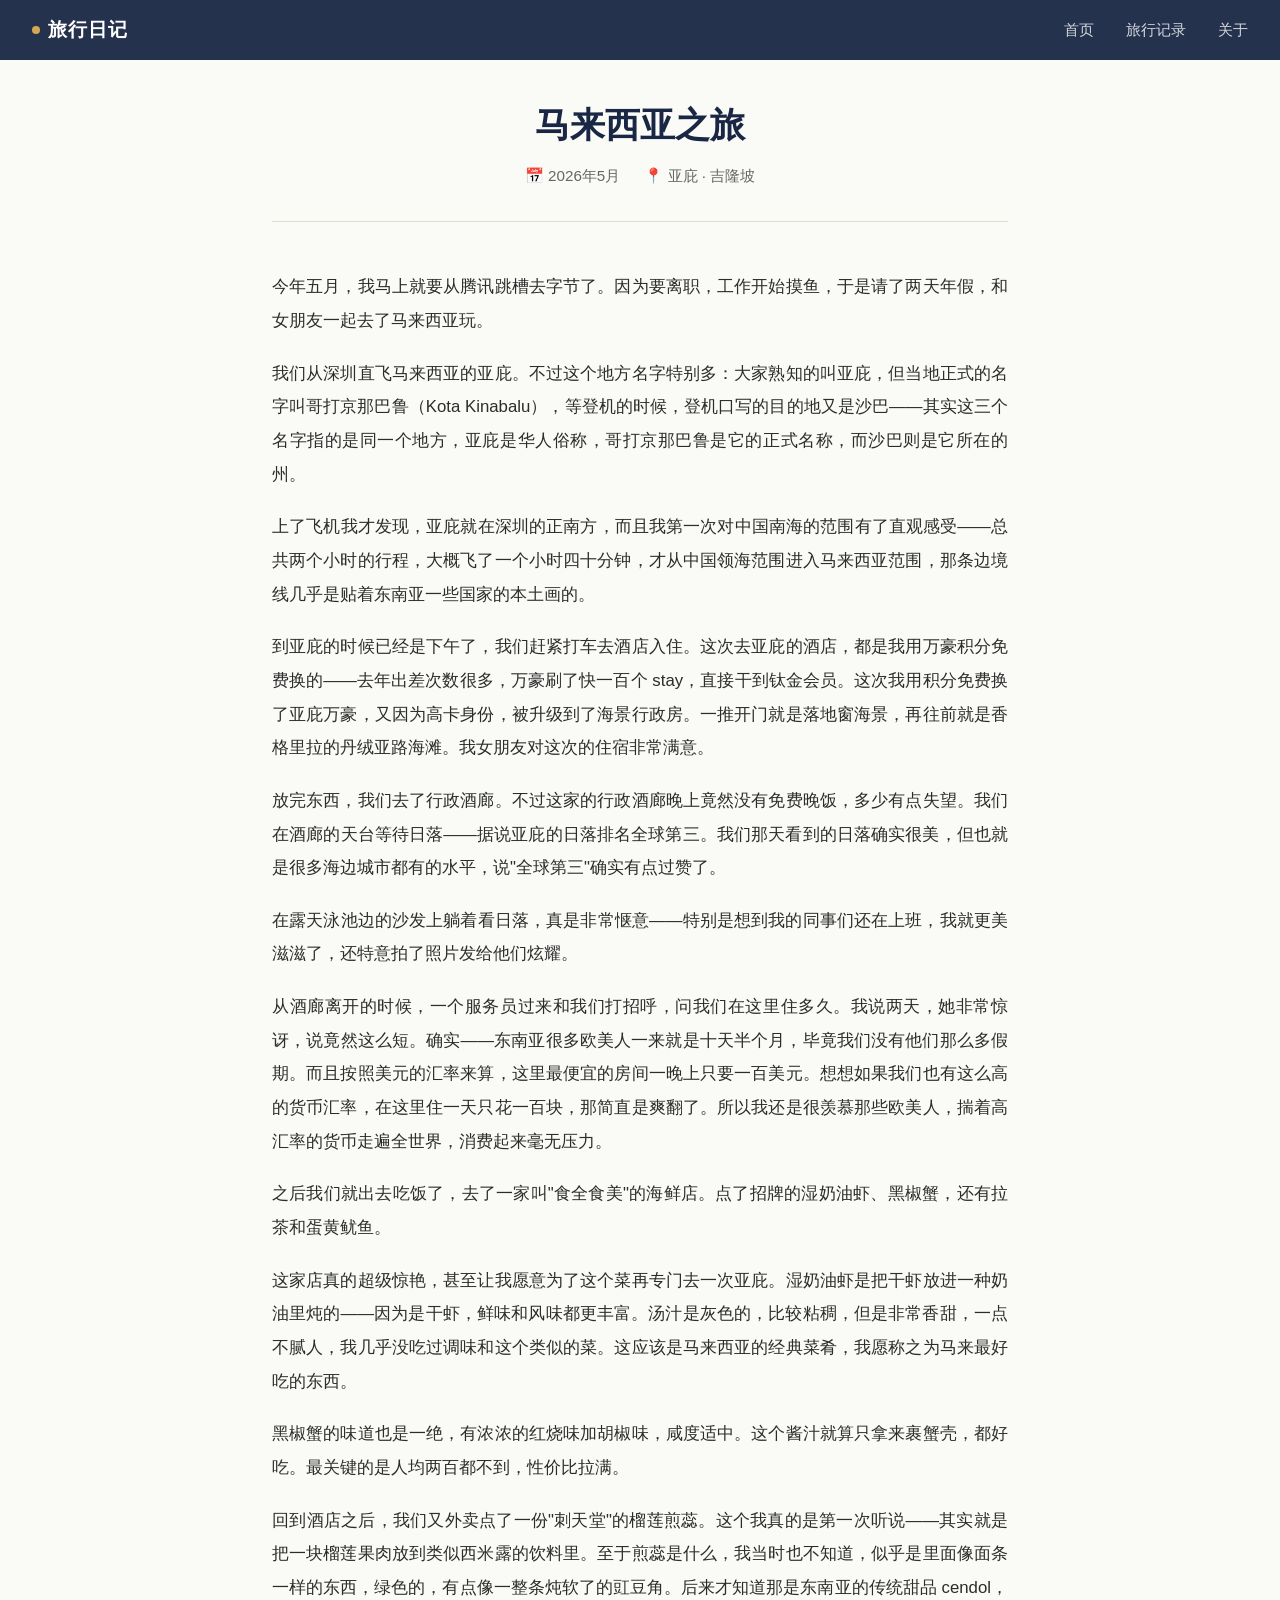
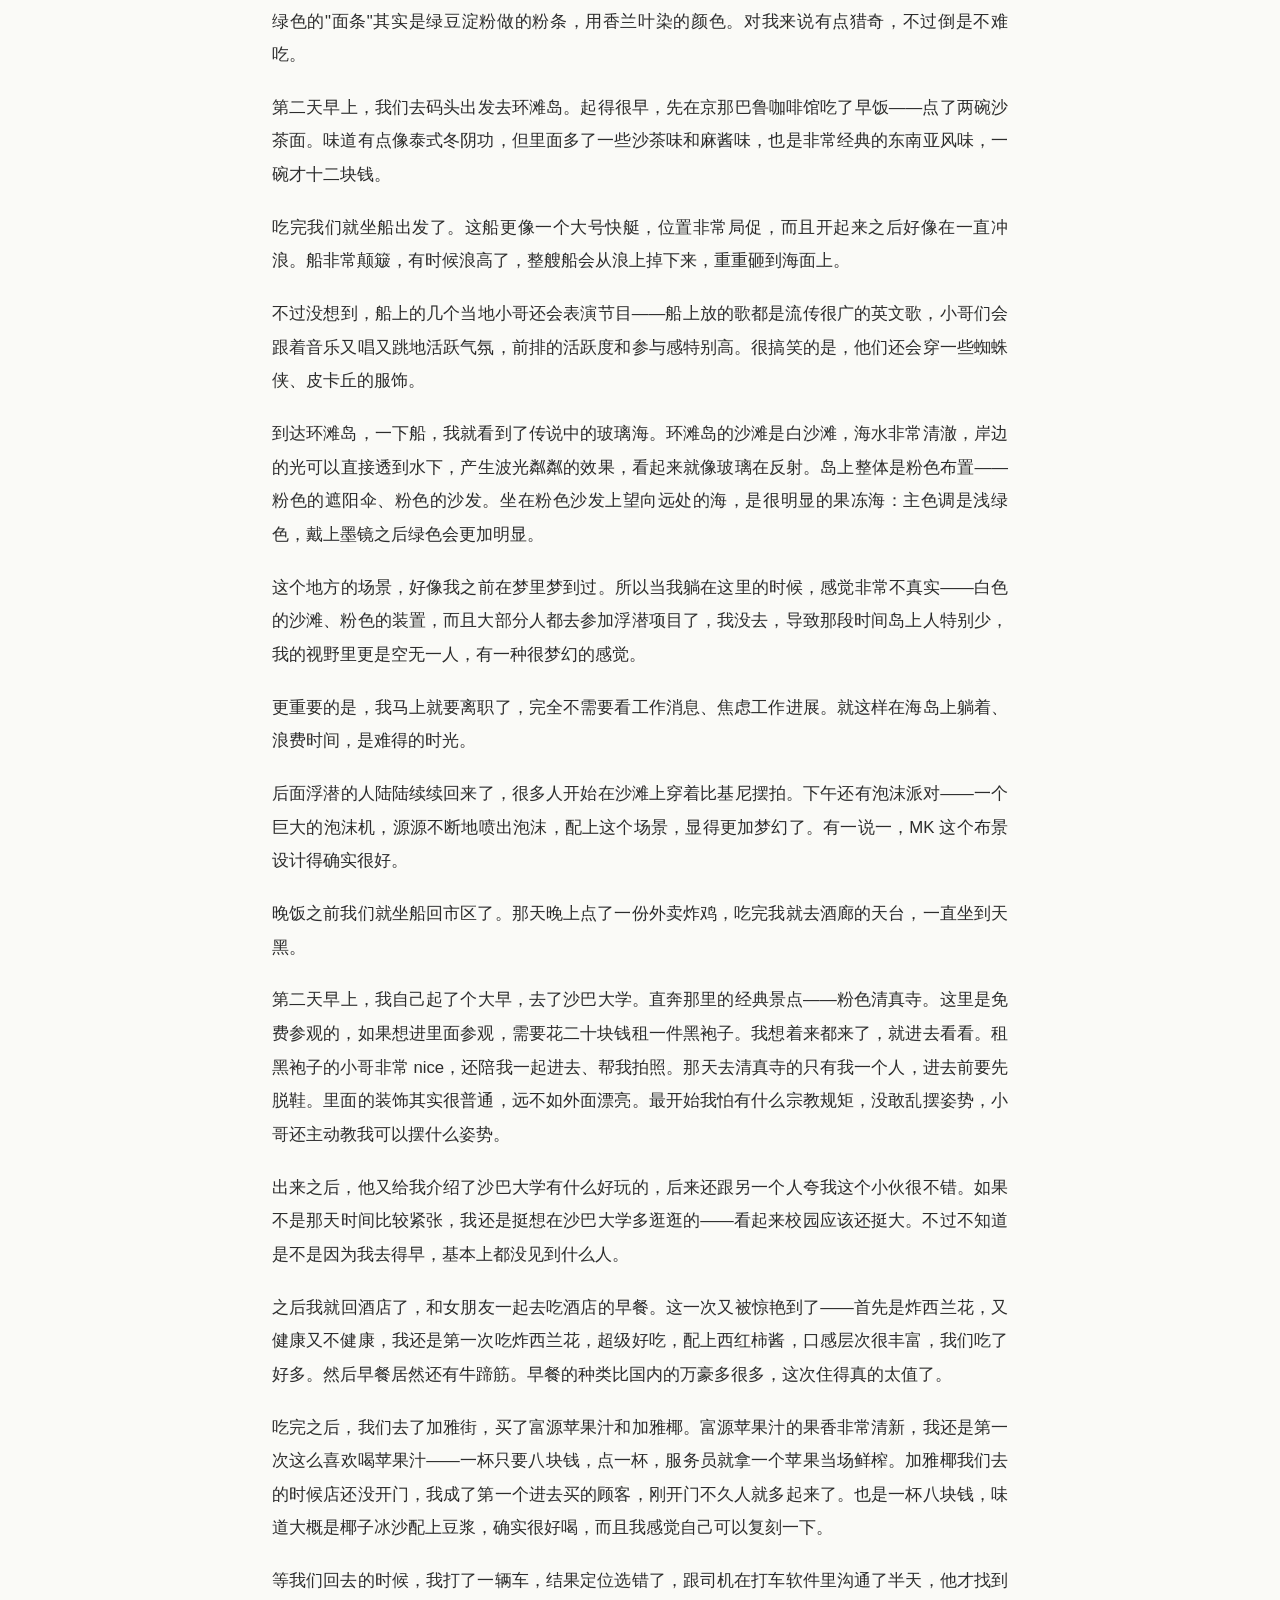
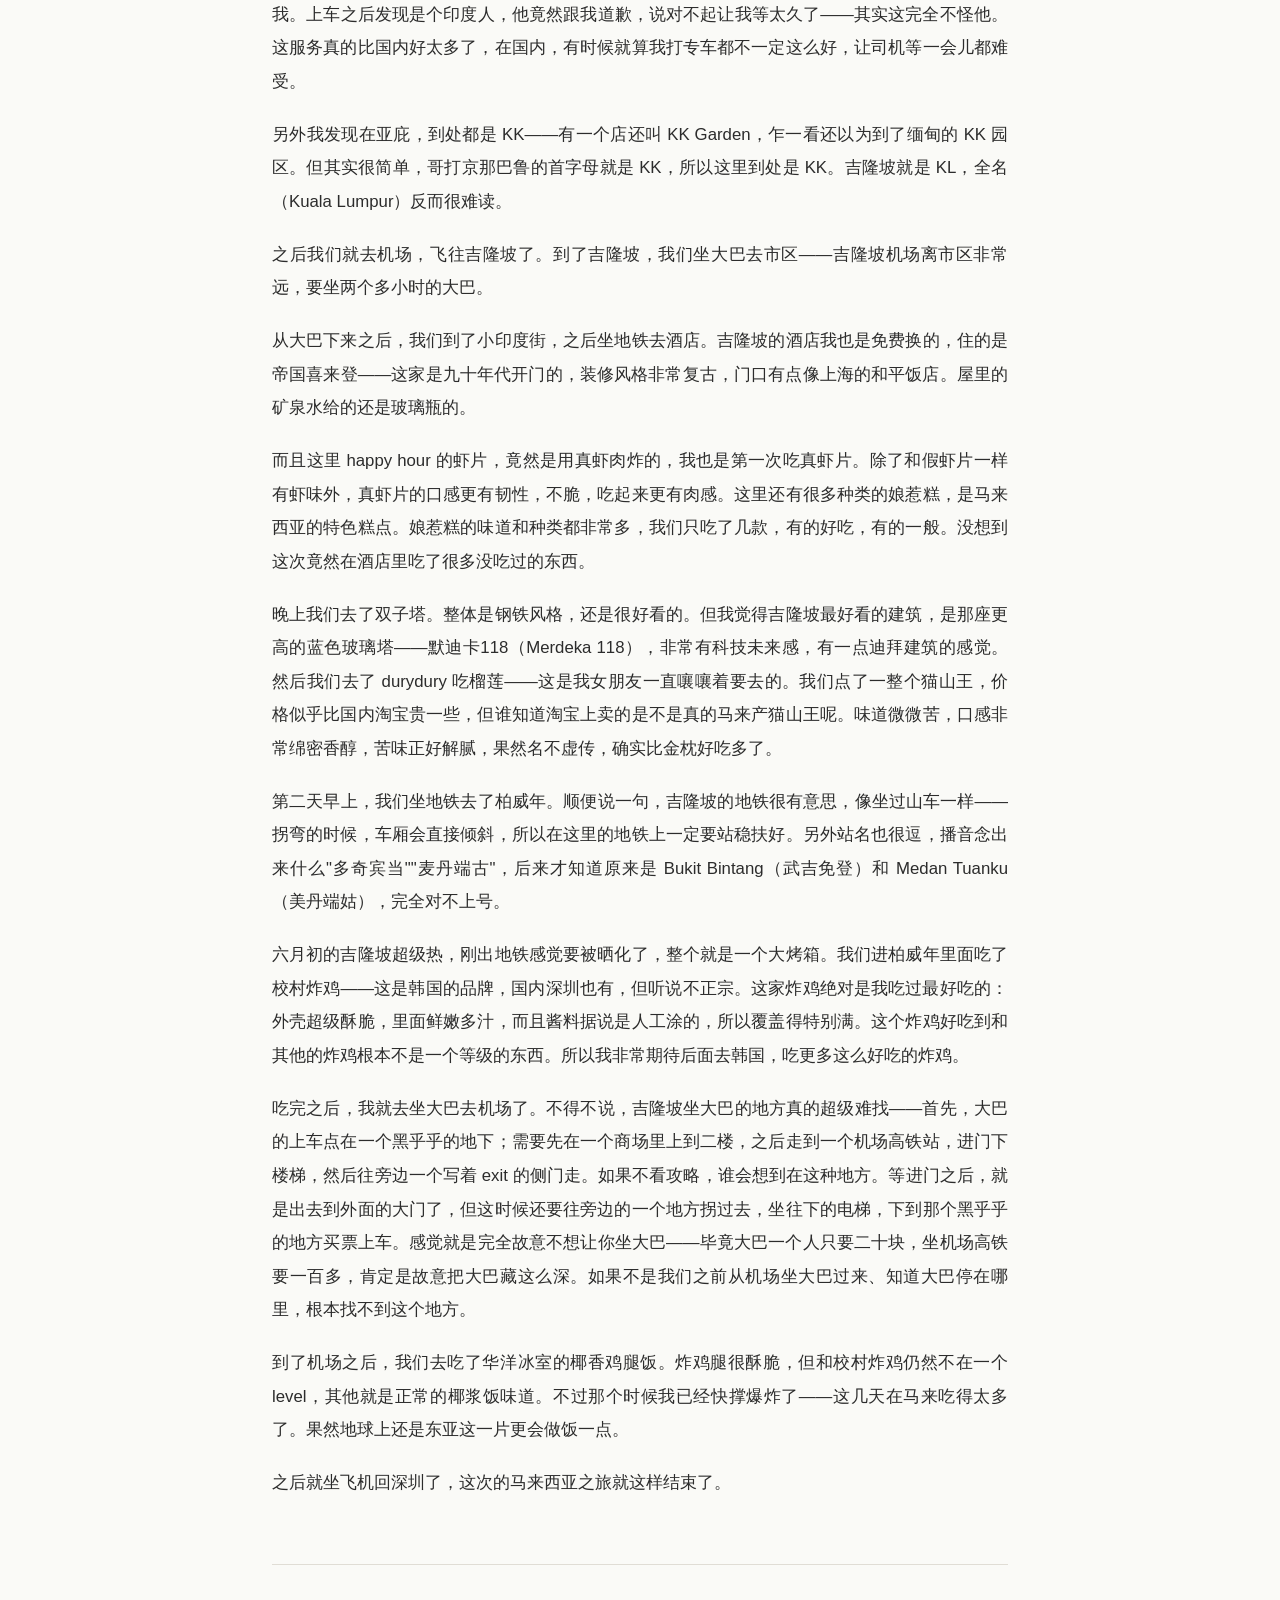
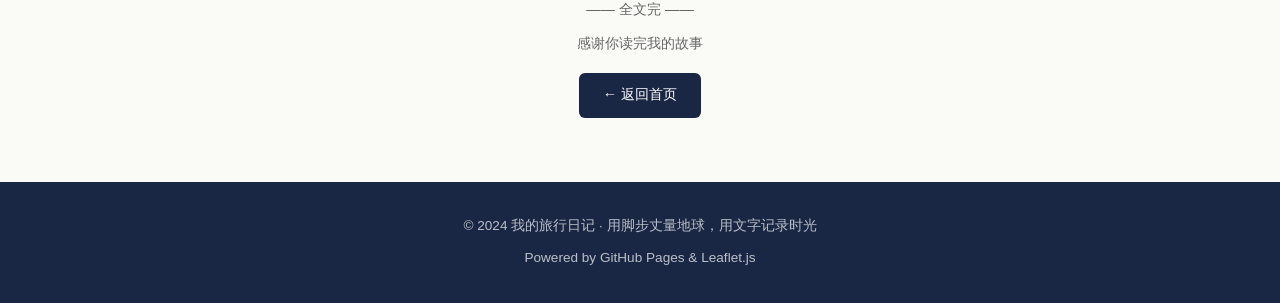
<file: malaysia-2026.html>
<!DOCTYPE html>
<html lang="zh-CN">
<head>
    <meta charset="UTF-8">
    <meta name="viewport" content="width=device-width, initial-scale=1.0">
    <title>马来西亚之旅（2026年5月）| 我的旅行日记</title>
    <link rel="stylesheet" href="css/style.css">
</head>
<body>

    <!-- ===== 导航栏 ===== -->
    <nav class="navbar">
        <div class="logo">
            <span class="dot"></span>
            <span>旅行日记</span>
        </div>
        <ul class="nav-links">
            <li><a href="index.html">首页</a></li>
            <li><a href="index.html#travel-list">旅行记录</a></li>
            <li><a href="index.html#about">关于</a></li>
        </ul>
    </nav>

    <!-- ===== 文章内容 ===== -->
    <article class="article-container">
        <header class="article-header">
            <h1>马来西亚之旅</h1>
            <div class="article-meta">
                <span>📅 2026年5月</span>
                <span>📍 亚庇 · 吉隆坡</span>
                
            </div>
        </header>

        <div class="article-content">

            <!-- 图片占位 -->
            

            <p>今年五月，我马上就要从腾讯跳槽去字节了。因为要离职，工作开始摸鱼，于是请了两天年假，和女朋友一起去了马来西亚玩。</p>
            <p>我们从深圳直飞马来西亚的亚庇。不过这个地方名字特别多：大家熟知的叫亚庇，但当地正式的名字叫哥打京那巴鲁（Kota Kinabalu），等登机的时候，登机口写的目的地又是沙巴——其实这三个名字指的是同一个地方，亚庇是华人俗称，哥打京那巴鲁是它的正式名称，而沙巴则是它所在的州。</p>
            <p>上了飞机我才发现，亚庇就在深圳的正南方，而且我第一次对中国南海的范围有了直观感受——总共两个小时的行程，大概飞了一个小时四十分钟，才从中国领海范围进入马来西亚范围，那条边境线几乎是贴着东南亚一些国家的本土画的。</p>
            <p>到亚庇的时候已经是下午了，我们赶紧打车去酒店入住。这次去亚庇的酒店，都是我用万豪积分免费换的——去年出差次数很多，万豪刷了快一百个 stay，直接干到钛金会员。这次我用积分免费换了亚庇万豪，又因为高卡身份，被升级到了海景行政房。一推开门就是落地窗海景，再往前就是香格里拉的丹绒亚路海滩。我女朋友对这次的住宿非常满意。</p>
            <p>放完东西，我们去了行政酒廊。不过这家的行政酒廊晚上竟然没有免费晚饭，多少有点失望。我们在酒廊的天台等待日落——据说亚庇的日落排名全球第三。我们那天看到的日落确实很美，但也就是很多海边城市都有的水平，说"全球第三"确实有点过赞了。</p>
            <p>在露天泳池边的沙发上躺着看日落，真是非常惬意——特别是想到我的同事们还在上班，我就更美滋滋了，还特意拍了照片发给他们炫耀。</p>
            <p>从酒廊离开的时候，一个服务员过来和我们打招呼，问我们在这里住多久。我说两天，她非常惊讶，说竟然这么短。确实——东南亚很多欧美人一来就是十天半个月，毕竟我们没有他们那么多假期。而且按照美元的汇率来算，这里最便宜的房间一晚上只要一百美元。想想如果我们也有这么高的货币汇率，在这里住一天只花一百块，那简直是爽翻了。所以我还是很羡慕那些欧美人，揣着高汇率的货币走遍全世界，消费起来毫无压力。</p>
            <p>之后我们就出去吃饭了，去了一家叫"食全食美"的海鲜店。点了招牌的湿奶油虾、黑椒蟹，还有拉茶和蛋黄鱿鱼。</p>
            <p>这家店真的超级惊艳，甚至让我愿意为了这个菜再专门去一次亚庇。湿奶油虾是把干虾放进一种奶油里炖的——因为是干虾，鲜味和风味都更丰富。汤汁是灰色的，比较粘稠，但是非常香甜，一点不腻人，我几乎没吃过调味和这个类似的菜。这应该是马来西亚的经典菜肴，我愿称之为马来最好吃的东西。</p>
            <p>黑椒蟹的味道也是一绝，有浓浓的红烧味加胡椒味，咸度适中。这个酱汁就算只拿来裹蟹壳，都好吃。最关键的是人均两百都不到，性价比拉满。</p>
            <p>回到酒店之后，我们又外卖点了一份"刺天堂"的榴莲煎蕊。这个我真的是第一次听说——其实就是把一块榴莲果肉放到类似西米露的饮料里。至于煎蕊是什么，我当时也不知道，似乎是里面像面条一样的东西，绿色的，有点像一整条炖软了的豇豆角。后来才知道那是东南亚的传统甜品 cendol，绿色的"面条"其实是绿豆淀粉做的粉条，用香兰叶染的颜色。对我来说有点猎奇，不过倒是不难吃。</p>
            <p>第二天早上，我们去码头出发去环滩岛。起得很早，先在京那巴鲁咖啡馆吃了早饭——点了两碗沙茶面。味道有点像泰式冬阴功，但里面多了一些沙茶味和麻酱味，也是非常经典的东南亚风味，一碗才十二块钱。</p>
            <p>吃完我们就坐船出发了。这船更像一个大号快艇，位置非常局促，而且开起来之后好像在一直冲浪。船非常颠簸，有时候浪高了，整艘船会从浪上掉下来，重重砸到海面上。</p>
            <p>不过没想到，船上的几个当地小哥还会表演节目——船上放的歌都是流传很广的英文歌，小哥们会跟着音乐又唱又跳地活跃气氛，前排的活跃度和参与感特别高。很搞笑的是，他们还会穿一些蜘蛛侠、皮卡丘的服饰。</p>
            <p>到达环滩岛，一下船，我就看到了传说中的玻璃海。环滩岛的沙滩是白沙滩，海水非常清澈，岸边的光可以直接透到水下，产生波光粼粼的效果，看起来就像玻璃在反射。岛上整体是粉色布置——粉色的遮阳伞、粉色的沙发。坐在粉色沙发上望向远处的海，是很明显的果冻海：主色调是浅绿色，戴上墨镜之后绿色会更加明显。</p>
            <p>这个地方的场景，好像我之前在梦里梦到过。所以当我躺在这里的时候，感觉非常不真实——白色的沙滩、粉色的装置，而且大部分人都去参加浮潜项目了，我没去，导致那段时间岛上人特别少，我的视野里更是空无一人，有一种很梦幻的感觉。</p>
            <p>更重要的是，我马上就要离职了，完全不需要看工作消息、焦虑工作进展。就这样在海岛上躺着、浪费时间，是难得的时光。</p>
            <p>后面浮潜的人陆陆续续回来了，很多人开始在沙滩上穿着比基尼摆拍。下午还有泡沫派对——一个巨大的泡沫机，源源不断地喷出泡沫，配上这个场景，显得更加梦幻了。有一说一，MK 这个布景设计得确实很好。</p>
            <p>晚饭之前我们就坐船回市区了。那天晚上点了一份外卖炸鸡，吃完我就去酒廊的天台，一直坐到天黑。</p>
            <p>第二天早上，我自己起了个大早，去了沙巴大学。直奔那里的经典景点——粉色清真寺。这里是免费参观的，如果想进里面参观，需要花二十块钱租一件黑袍子。我想着来都来了，就进去看看。租黑袍子的小哥非常 nice，还陪我一起进去、帮我拍照。那天去清真寺的只有我一个人，进去前要先脱鞋。里面的装饰其实很普通，远不如外面漂亮。最开始我怕有什么宗教规矩，没敢乱摆姿势，小哥还主动教我可以摆什么姿势。</p>
            <p>出来之后，他又给我介绍了沙巴大学有什么好玩的，后来还跟另一个人夸我这个小伙很不错。如果不是那天时间比较紧张，我还是挺想在沙巴大学多逛逛的——看起来校园应该还挺大。不过不知道是不是因为我去得早，基本上都没见到什么人。</p>
            <p>之后我就回酒店了，和女朋友一起去吃酒店的早餐。这一次又被惊艳到了——首先是炸西兰花，又健康又不健康，我还是第一次吃炸西兰花，超级好吃，配上西红柿酱，口感层次很丰富，我们吃了好多。然后早餐居然还有牛蹄筋。早餐的种类比国内的万豪多很多，这次住得真的太值了。</p>
            <p>吃完之后，我们去了加雅街，买了富源苹果汁和加雅椰。富源苹果汁的果香非常清新，我还是第一次这么喜欢喝苹果汁——一杯只要八块钱，点一杯，服务员就拿一个苹果当场鲜榨。加雅椰我们去的时候店还没开门，我成了第一个进去买的顾客，刚开门不久人就多起来了。也是一杯八块钱，味道大概是椰子冰沙配上豆浆，确实很好喝，而且我感觉自己可以复刻一下。</p>
            <p>等我们回去的时候，我打了一辆车，结果定位选错了，跟司机在打车软件里沟通了半天，他才找到我。上车之后发现是个印度人，他竟然跟我道歉，说对不起让我等太久了——其实这完全不怪他。这服务真的比国内好太多了，在国内，有时候就算我打专车都不一定这么好，让司机等一会儿都难受。</p>
            <p>另外我发现在亚庇，到处都是 KK——有一个店还叫 KK Garden，乍一看还以为到了缅甸的 KK 园区。但其实很简单，哥打京那巴鲁的首字母就是 KK，所以这里到处是 KK。吉隆坡就是 KL，全名（Kuala Lumpur）反而很难读。</p>
            <p>之后我们就去机场，飞往吉隆坡了。到了吉隆坡，我们坐大巴去市区——吉隆坡机场离市区非常远，要坐两个多小时的大巴。</p>
            <p>从大巴下来之后，我们到了小印度街，之后坐地铁去酒店。吉隆坡的酒店我也是免费换的，住的是帝国喜来登——这家是九十年代开门的，装修风格非常复古，门口有点像上海的和平饭店。屋里的矿泉水给的还是玻璃瓶的。</p>
            <p>而且这里 happy hour 的虾片，竟然是用真虾肉炸的，我也是第一次吃真虾片。除了和假虾片一样有虾味外，真虾片的口感更有韧性，不脆，吃起来更有肉感。这里还有很多种类的娘惹糕，是马来西亚的特色糕点。娘惹糕的味道和种类都非常多，我们只吃了几款，有的好吃，有的一般。没想到这次竟然在酒店里吃了很多没吃过的东西。</p>
            <p>晚上我们去了双子塔。整体是钢铁风格，还是很好看的。但我觉得吉隆坡最好看的建筑，是那座更高的蓝色玻璃塔——默迪卡118（Merdeka 118），非常有科技未来感，有一点迪拜建筑的感觉。然后我们去了 durydury 吃榴莲——这是我女朋友一直嚷嚷着要去的。我们点了一整个猫山王，价格似乎比国内淘宝贵一些，但谁知道淘宝上卖的是不是真的马来产猫山王呢。味道微微苦，口感非常绵密香醇，苦味正好解腻，果然名不虚传，确实比金枕好吃多了。</p>
            <p>第二天早上，我们坐地铁去了柏威年。顺便说一句，吉隆坡的地铁很有意思，像坐过山车一样——拐弯的时候，车厢会直接倾斜，所以在这里的地铁上一定要站稳扶好。另外站名也很逗，播音念出来什么"多奇宾当""麦丹端古"，后来才知道原来是 Bukit Bintang（武吉免登）和 Medan Tuanku（美丹端姑），完全对不上号。</p>
            <p>六月初的吉隆坡超级热，刚出地铁感觉要被晒化了，整个就是一个大烤箱。我们进柏威年里面吃了校村炸鸡——这是韩国的品牌，国内深圳也有，但听说不正宗。这家炸鸡绝对是我吃过最好吃的：外壳超级酥脆，里面鲜嫩多汁，而且酱料据说是人工涂的，所以覆盖得特别满。这个炸鸡好吃到和其他的炸鸡根本不是一个等级的东西。所以我非常期待后面去韩国，吃更多这么好吃的炸鸡。</p>
            <p>吃完之后，我就去坐大巴去机场了。不得不说，吉隆坡坐大巴的地方真的超级难找——首先，大巴的上车点在一个黑乎乎的地下；需要先在一个商场里上到二楼，之后走到一个机场高铁站，进门下楼梯，然后往旁边一个写着 exit 的侧门走。如果不看攻略，谁会想到在这种地方。等进门之后，就是出去到外面的大门了，但这时候还要往旁边的一个地方拐过去，坐往下的电梯，下到那个黑乎乎的地方买票上车。感觉就是完全故意不想让你坐大巴——毕竟大巴一个人只要二十块，坐机场高铁要一百多，肯定是故意把大巴藏这么深。如果不是我们之前从机场坐大巴过来、知道大巴停在哪里，根本找不到这个地方。</p>
            <p>到了机场之后，我们去吃了华洋冰室的椰香鸡腿饭。炸鸡腿很酥脆，但和校村炸鸡仍然不在一个 level，其他就是正常的椰浆饭味道。不过那个时候我已经快撑爆炸了——这几天在马来吃得太多了。果然地球上还是东亚这一片更会做饭一点。</p>
            <p>之后就坐飞机回深圳了，这次的马来西亚之旅就这样结束了。</p>

        </div>

        <footer class="article-footer">
            <p>—— 全文完 ——</p>
            <p style="margin-top:0.5rem;">感谢你读完我的故事</p>
            <a href="index.html" class="back-link">← 返回首页</a>
        </footer>
    </article>

    <!-- ===== 页脚 ===== -->
    <footer class="footer">
        <p>© 2024 我的旅行日记 · 用脚步丈量地球，用文字记录时光</p>
        <p style="margin-top:0.5rem;">Powered by GitHub Pages & Leaflet.js</p>
    </footer>

</body>
</html>
</file>
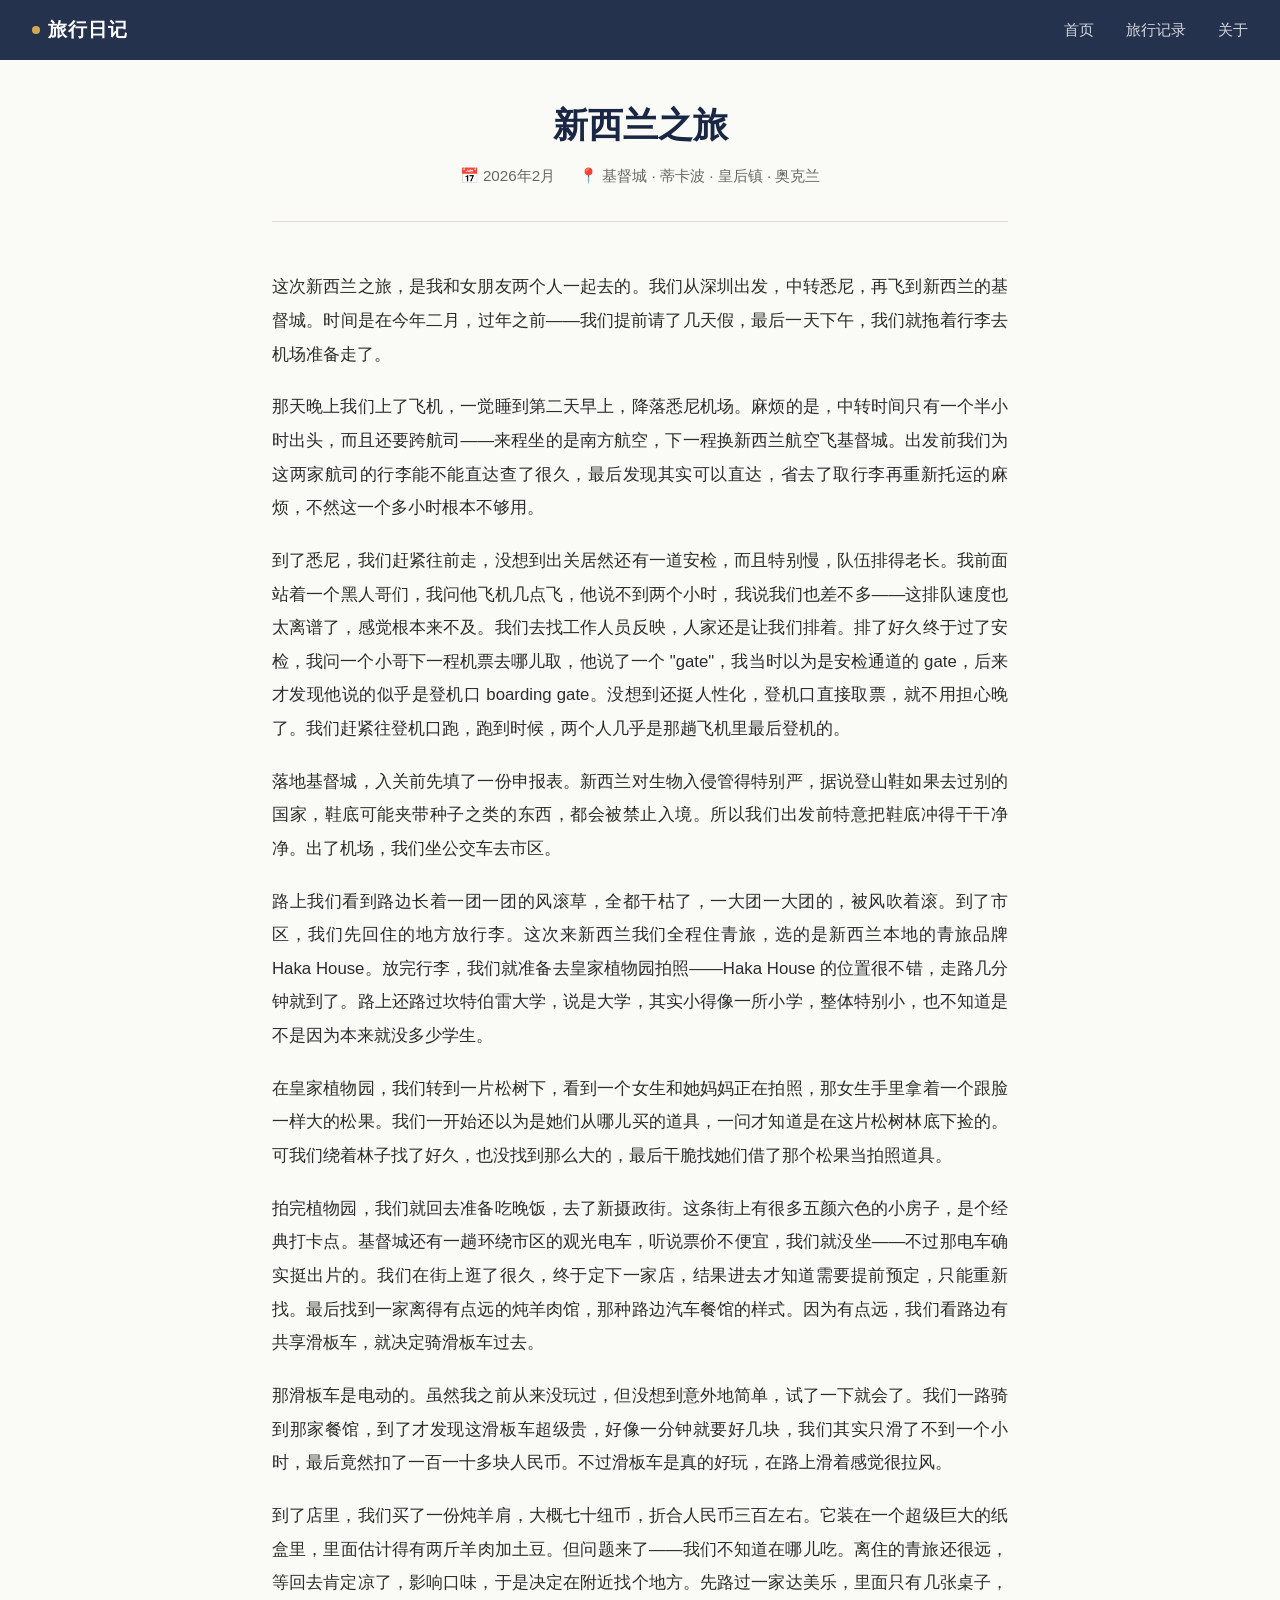
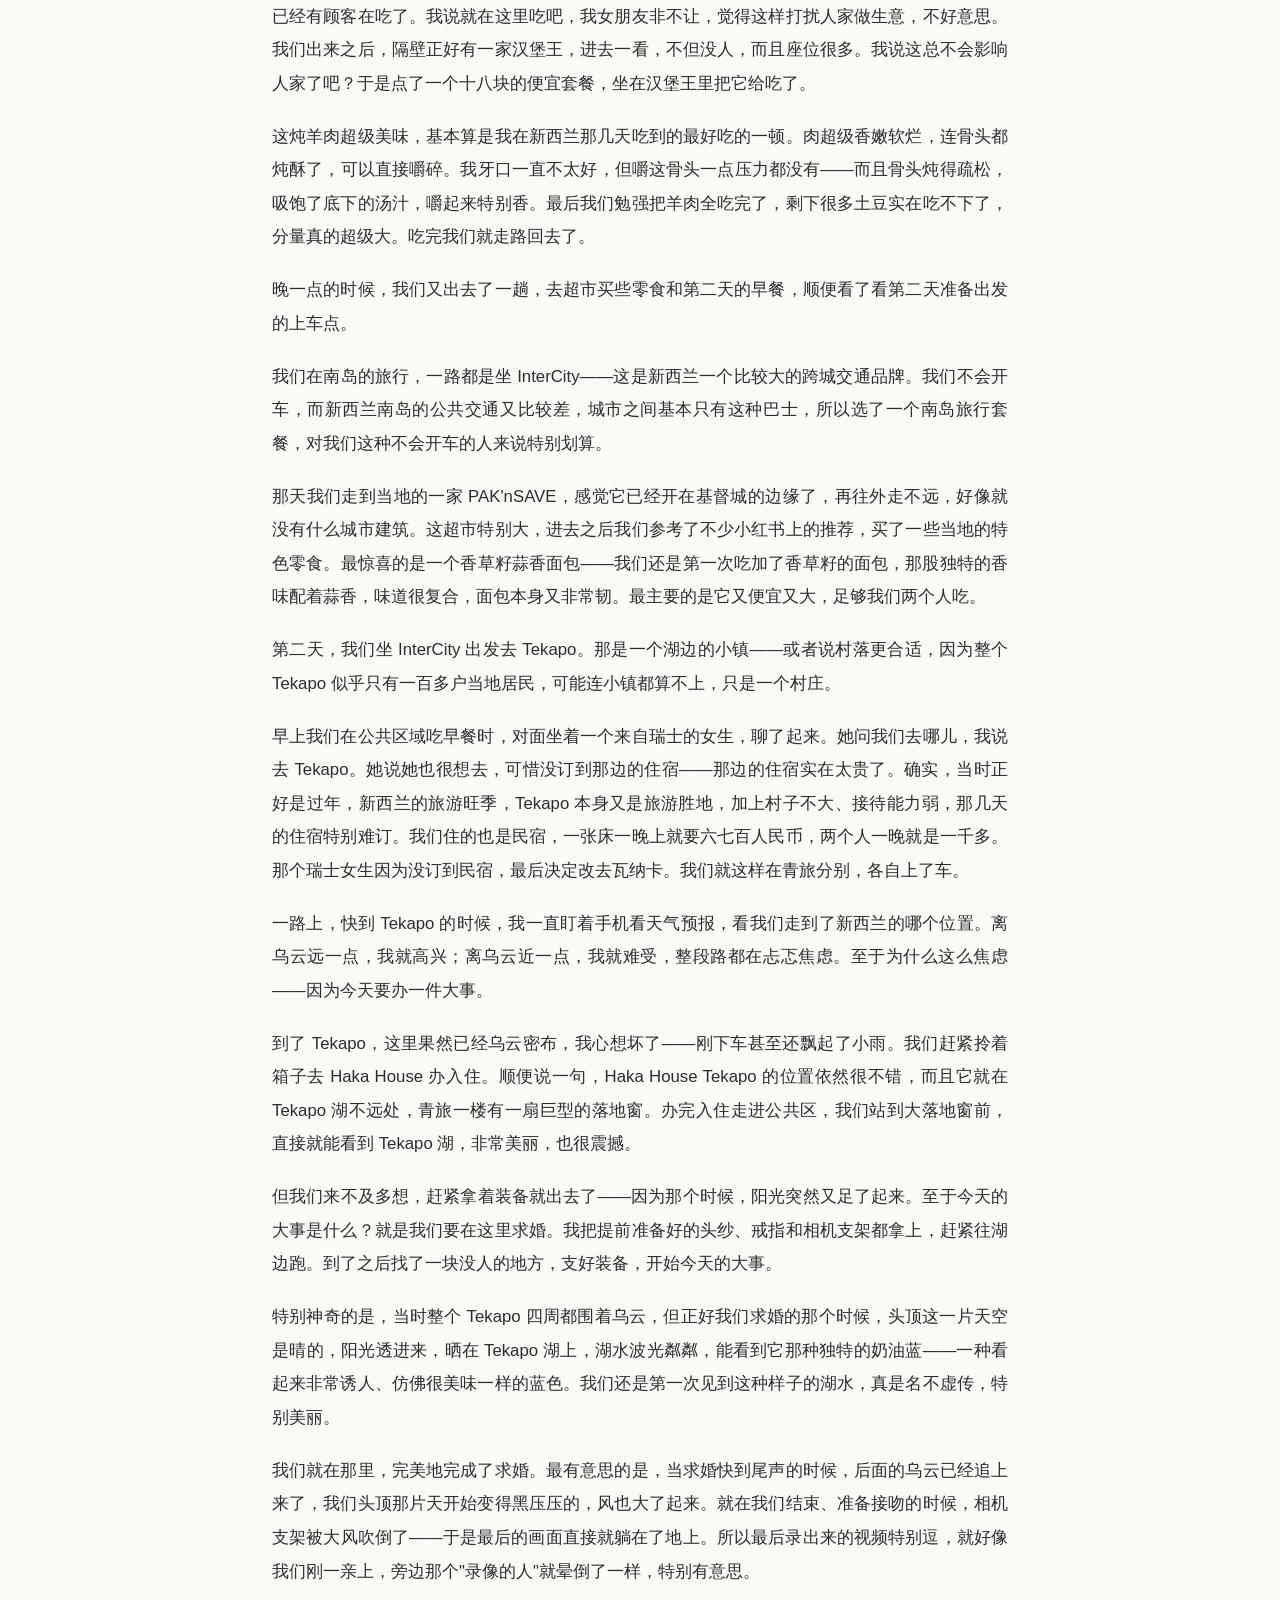
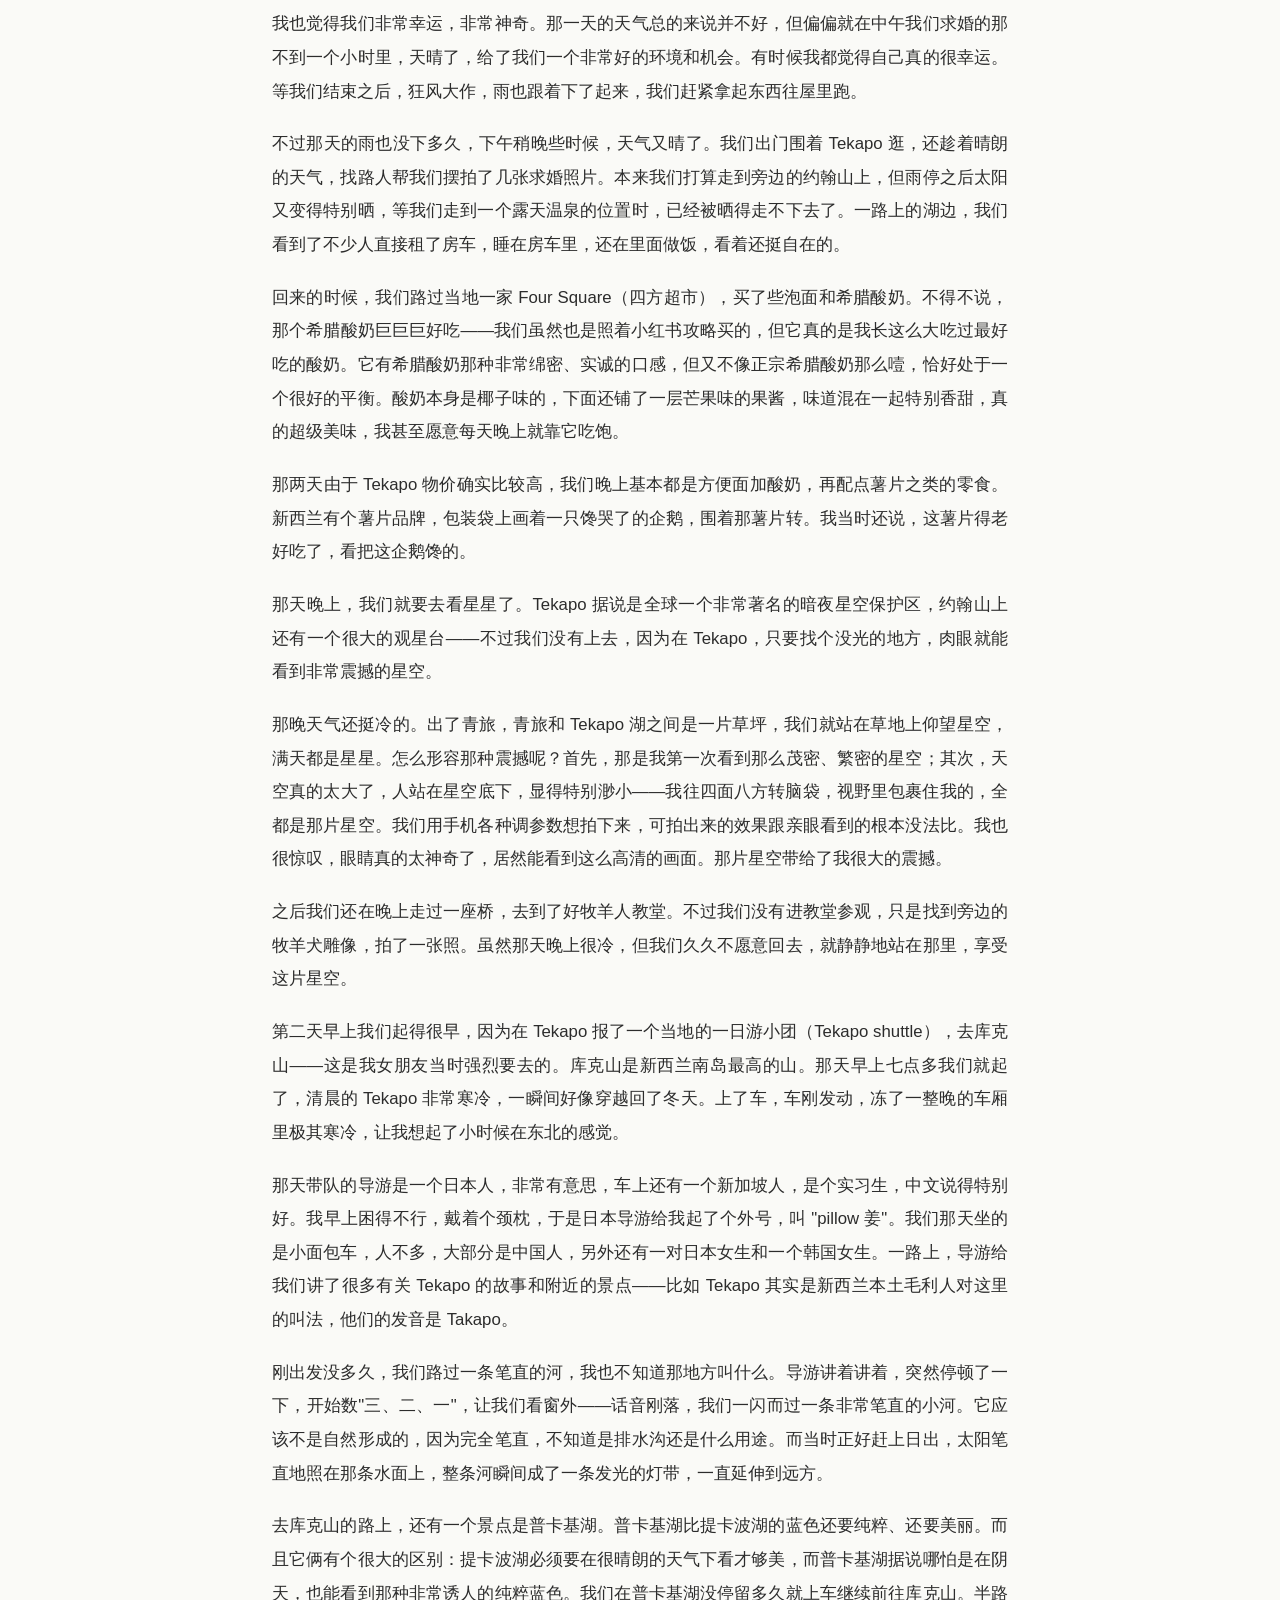
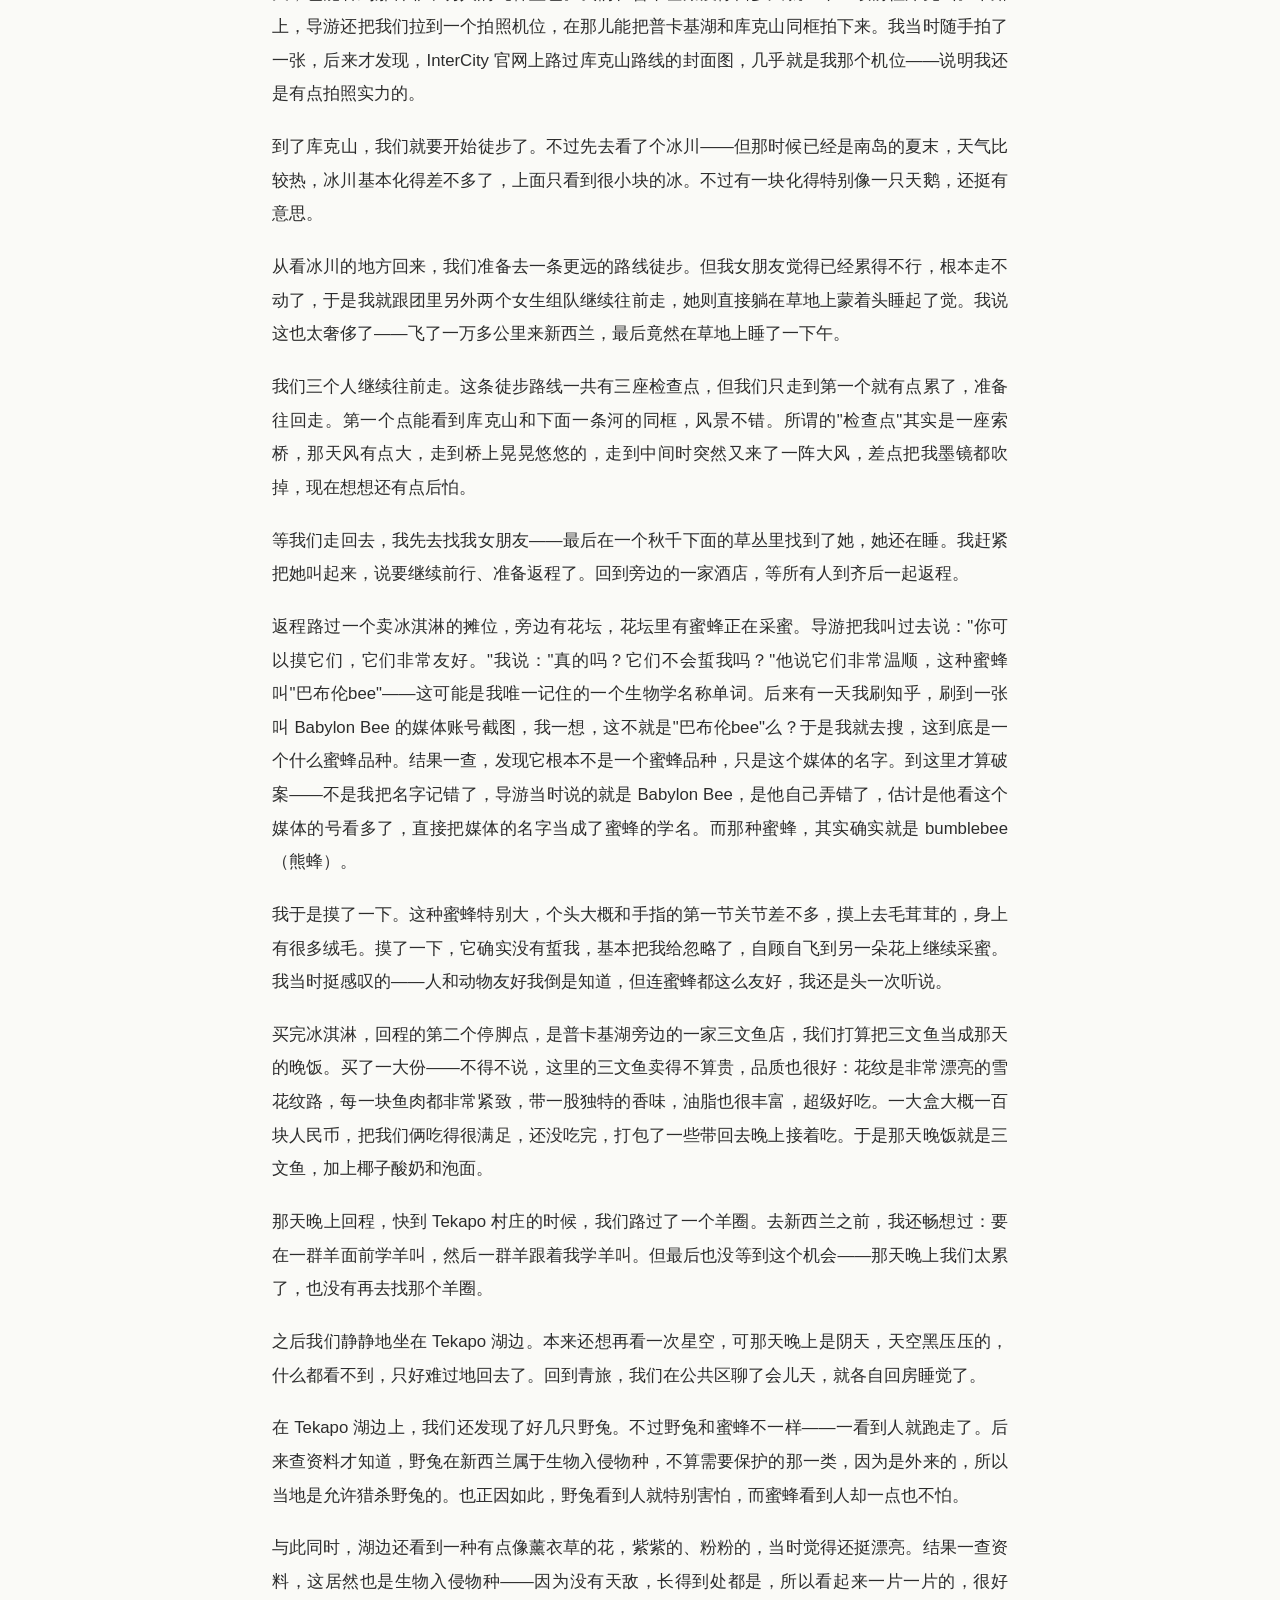
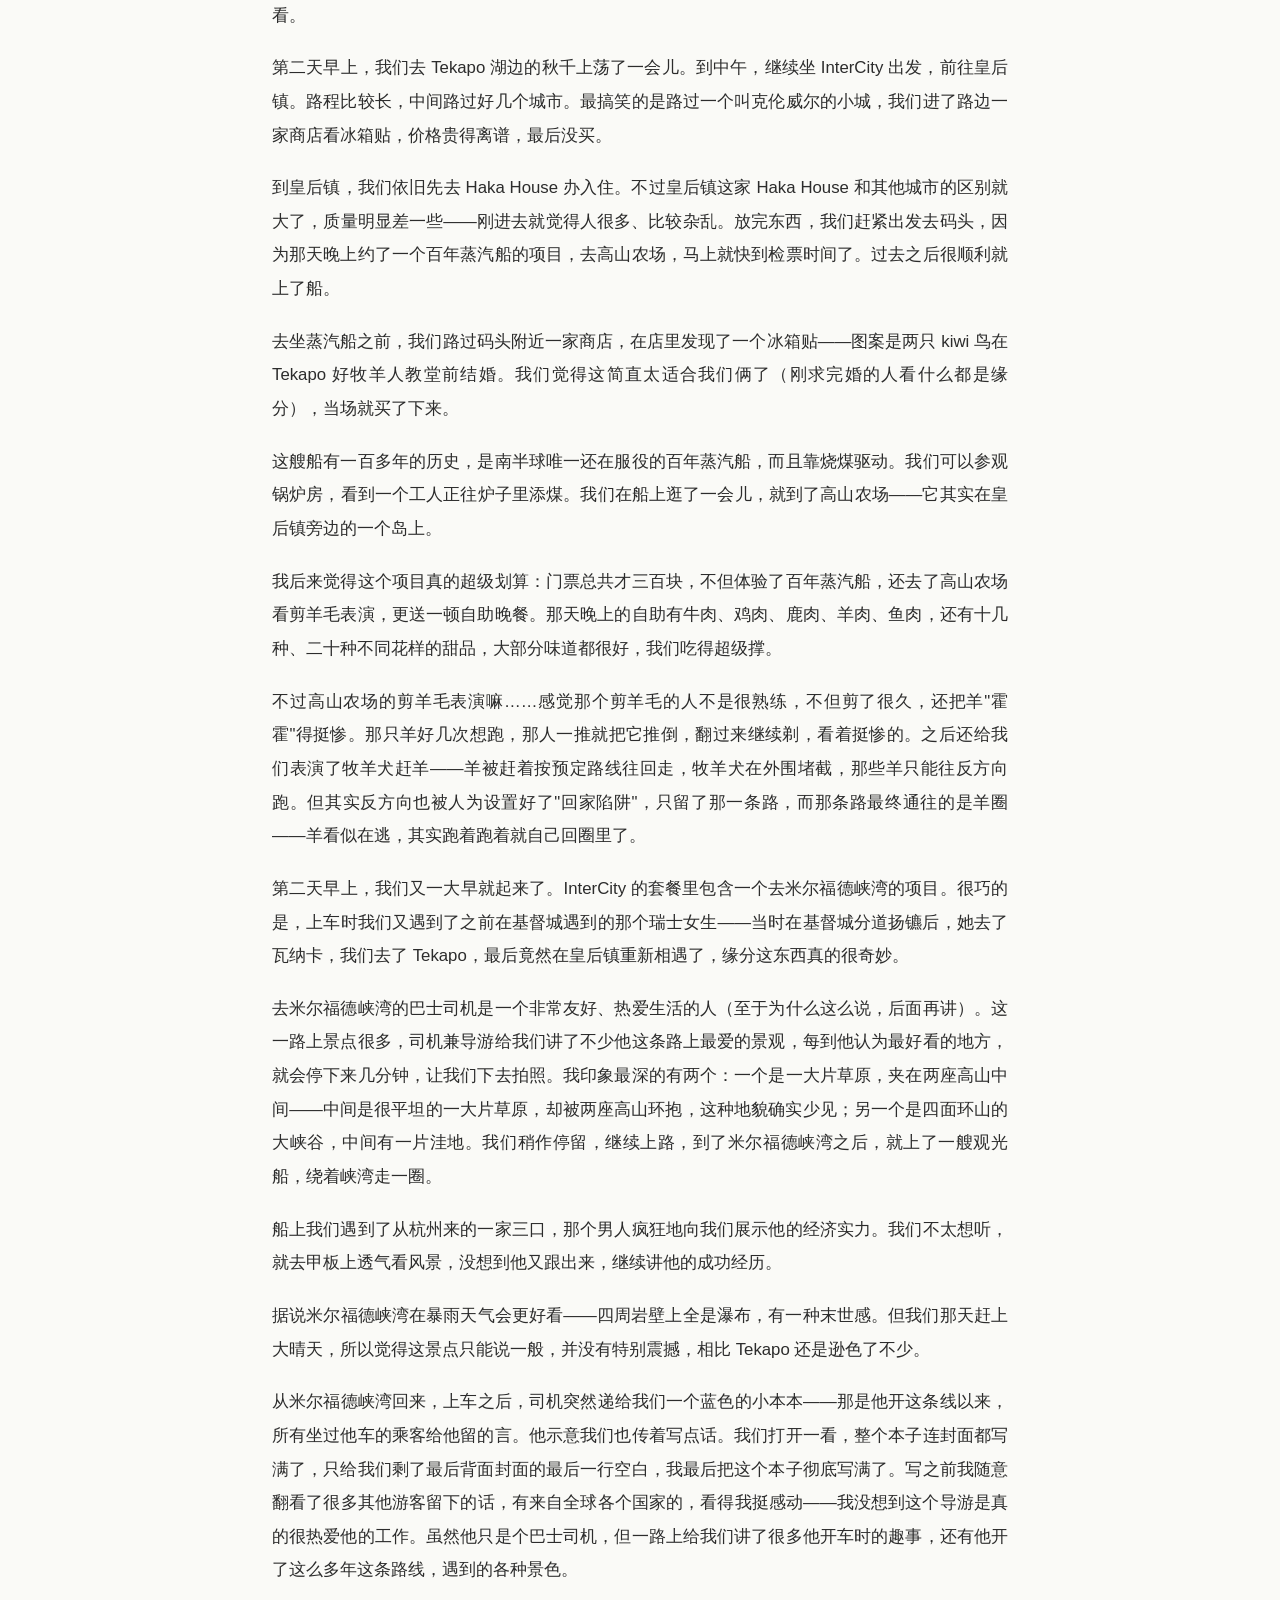
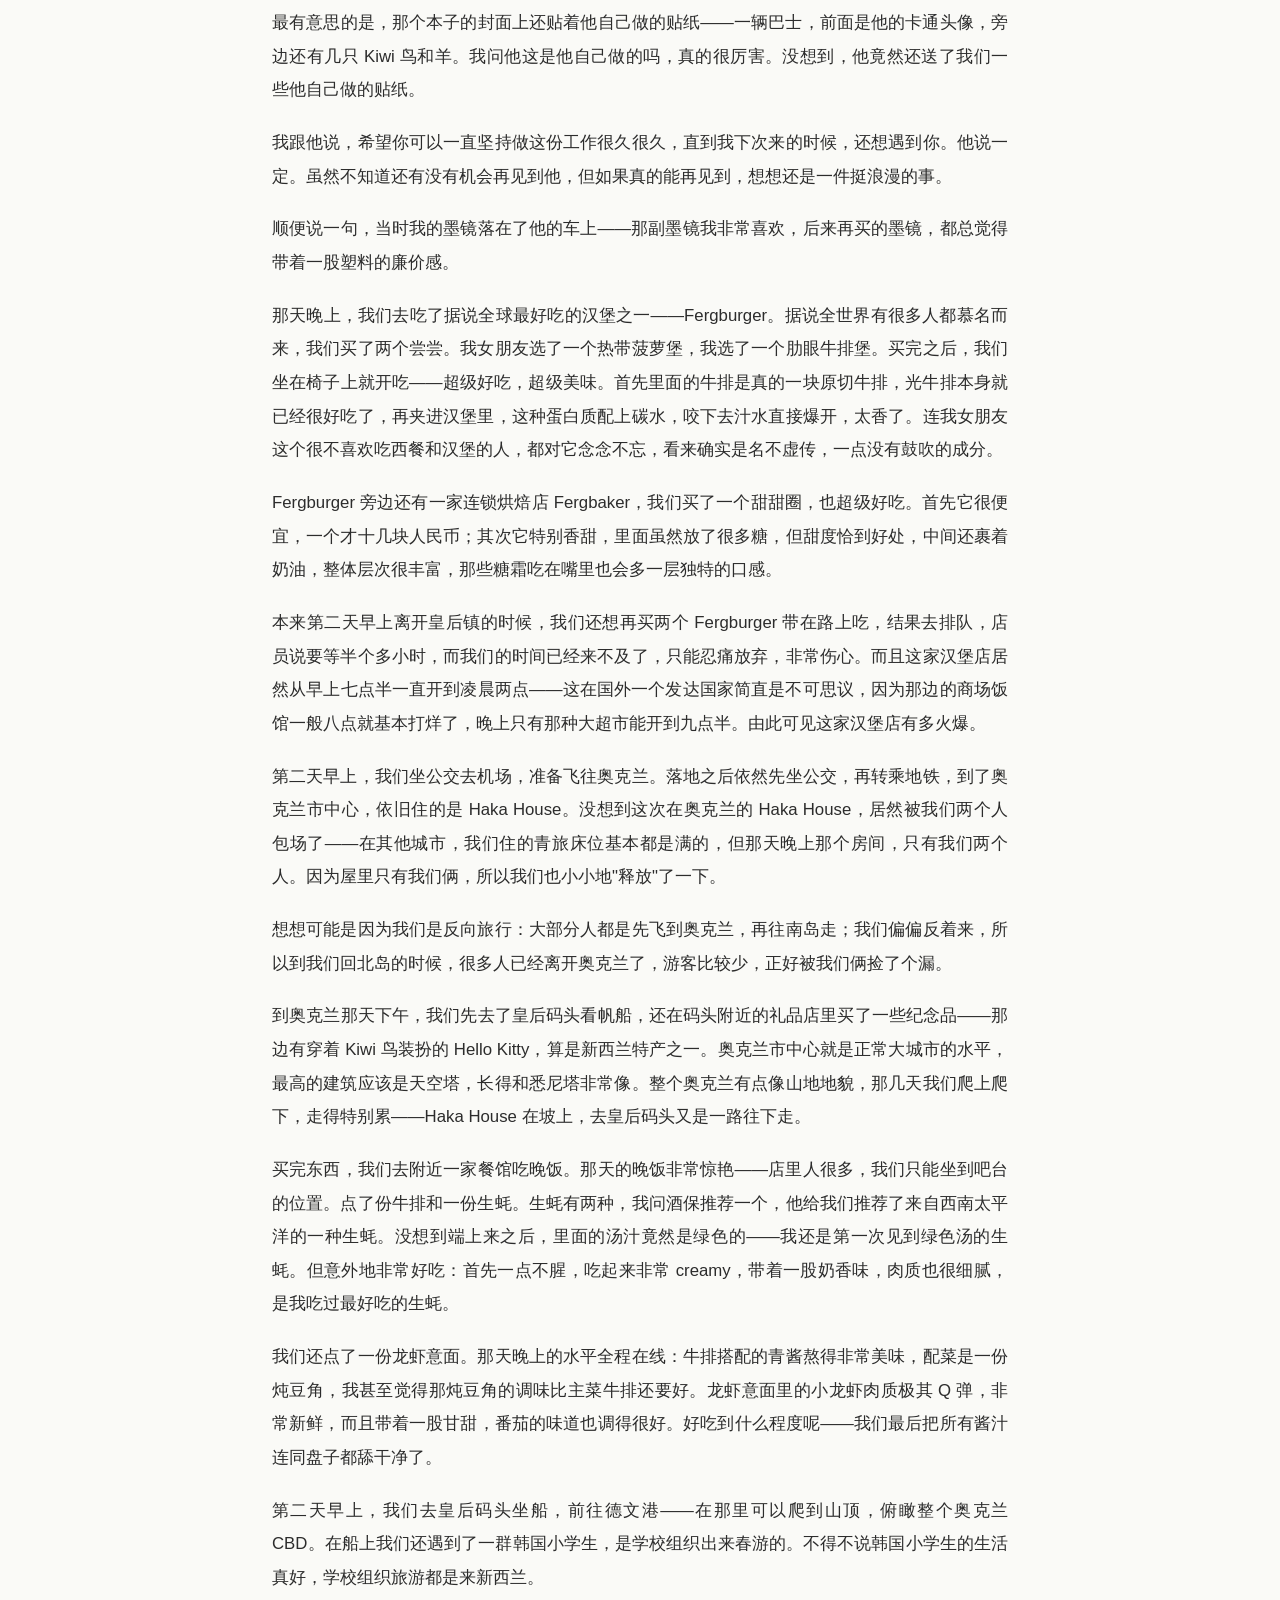
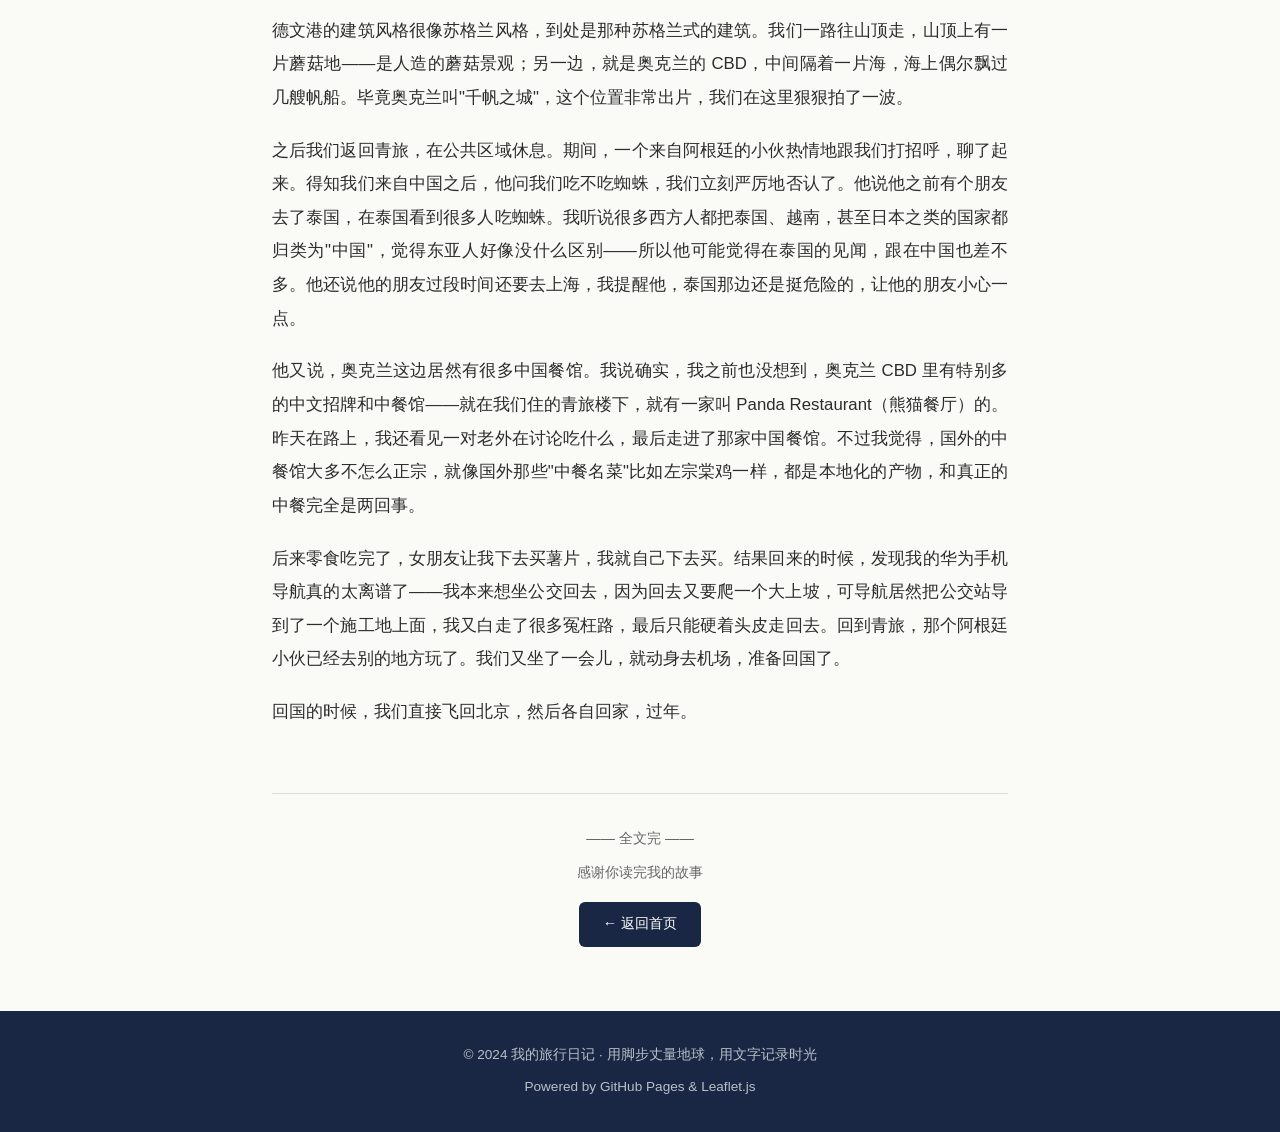
<file: new-zealand-2026.html>
<!DOCTYPE html>
<html lang="zh-CN">
<head>
    <meta charset="UTF-8">
    <meta name="viewport" content="width=device-width, initial-scale=1.0">
    <title>新西兰之旅（2026年2月）| 我的旅行日记</title>
    <link rel="stylesheet" href="css/style.css">
</head>
<body>

    <!-- ===== 导航栏 ===== -->
    <nav class="navbar">
        <div class="logo">
            <span class="dot"></span>
            <span>旅行日记</span>
        </div>
        <ul class="nav-links">
            <li><a href="index.html">首页</a></li>
            <li><a href="index.html#travel-list">旅行记录</a></li>
            <li><a href="index.html#about">关于</a></li>
        </ul>
    </nav>

    <!-- ===== 文章内容 ===== -->
    <article class="article-container">
        <header class="article-header">
            <h1>新西兰之旅</h1>
            <div class="article-meta">
                <span>📅 2026年2月</span>
                <span>📍 基督城 · 蒂卡波 · 皇后镇 · 奥克兰</span>
                
            </div>
        </header>

        <div class="article-content">

            <!-- 图片占位 -->
            

            <p>这次新西兰之旅，是我和女朋友两个人一起去的。我们从深圳出发，中转悉尼，再飞到新西兰的基督城。时间是在今年二月，过年之前——我们提前请了几天假，最后一天下午，我们就拖着行李去机场准备走了。</p>
            <p>那天晚上我们上了飞机，一觉睡到第二天早上，降落悉尼机场。麻烦的是，中转时间只有一个半小时出头，而且还要跨航司——来程坐的是南方航空，下一程换新西兰航空飞基督城。出发前我们为这两家航司的行李能不能直达查了很久，最后发现其实可以直达，省去了取行李再重新托运的麻烦，不然这一个多小时根本不够用。</p>
            <p>到了悉尼，我们赶紧往前走，没想到出关居然还有一道安检，而且特别慢，队伍排得老长。我前面站着一个黑人哥们，我问他飞机几点飞，他说不到两个小时，我说我们也差不多——这排队速度也太离谱了，感觉根本来不及。我们去找工作人员反映，人家还是让我们排着。排了好久终于过了安检，我问一个小哥下一程机票去哪儿取，他说了一个 "gate"，我当时以为是安检通道的 gate，后来才发现他说的似乎是登机口 boarding gate。没想到还挺人性化，登机口直接取票，就不用担心晚了。我们赶紧往登机口跑，跑到时候，两个人几乎是那趟飞机里最后登机的。</p>
            <p>落地基督城，入关前先填了一份申报表。新西兰对生物入侵管得特别严，据说登山鞋如果去过别的国家，鞋底可能夹带种子之类的东西，都会被禁止入境。所以我们出发前特意把鞋底冲得干干净净。出了机场，我们坐公交车去市区。</p>
            <p>路上我们看到路边长着一团一团的风滚草，全都干枯了，一大团一大团的，被风吹着滚。到了市区，我们先回住的地方放行李。这次来新西兰我们全程住青旅，选的是新西兰本地的青旅品牌 Haka House。放完行李，我们就准备去皇家植物园拍照——Haka House 的位置很不错，走路几分钟就到了。路上还路过坎特伯雷大学，说是大学，其实小得像一所小学，整体特别小，也不知道是不是因为本来就没多少学生。</p>
            <p>在皇家植物园，我们转到一片松树下，看到一个女生和她妈妈正在拍照，那女生手里拿着一个跟脸一样大的松果。我们一开始还以为是她们从哪儿买的道具，一问才知道是在这片松树林底下捡的。可我们绕着林子找了好久，也没找到那么大的，最后干脆找她们借了那个松果当拍照道具。</p>
            <p>拍完植物园，我们就回去准备吃晚饭，去了新摄政街。这条街上有很多五颜六色的小房子，是个经典打卡点。基督城还有一趟环绕市区的观光电车，听说票价不便宜，我们就没坐——不过那电车确实挺出片的。我们在街上逛了很久，终于定下一家店，结果进去才知道需要提前预定，只能重新找。最后找到一家离得有点远的炖羊肉馆，那种路边汽车餐馆的样式。因为有点远，我们看路边有共享滑板车，就决定骑滑板车过去。</p>
            <p>那滑板车是电动的。虽然我之前从来没玩过，但没想到意外地简单，试了一下就会了。我们一路骑到那家餐馆，到了才发现这滑板车超级贵，好像一分钟就要好几块，我们其实只滑了不到一个小时，最后竟然扣了一百一十多块人民币。不过滑板车是真的好玩，在路上滑着感觉很拉风。</p>
            <p>到了店里，我们买了一份炖羊肩，大概七十纽币，折合人民币三百左右。它装在一个超级巨大的纸盒里，里面估计得有两斤羊肉加土豆。但问题来了——我们不知道在哪儿吃。离住的青旅还很远，等回去肯定凉了，影响口味，于是决定在附近找个地方。先路过一家达美乐，里面只有几张桌子，已经有顾客在吃了。我说就在这里吃吧，我女朋友非不让，觉得这样打扰人家做生意，不好意思。我们出来之后，隔壁正好有一家汉堡王，进去一看，不但没人，而且座位很多。我说这总不会影响人家了吧？于是点了一个十八块的便宜套餐，坐在汉堡王里把它给吃了。</p>
            <p>这炖羊肉超级美味，基本算是我在新西兰那几天吃到的最好吃的一顿。肉超级香嫩软烂，连骨头都炖酥了，可以直接嚼碎。我牙口一直不太好，但嚼这骨头一点压力都没有——而且骨头炖得疏松，吸饱了底下的汤汁，嚼起来特别香。最后我们勉强把羊肉全吃完了，剩下很多土豆实在吃不下了，分量真的超级大。吃完我们就走路回去了。</p>
            <p>晚一点的时候，我们又出去了一趟，去超市买些零食和第二天的早餐，顺便看了看第二天准备出发的上车点。</p>
            <p>我们在南岛的旅行，一路都是坐 InterCity——这是新西兰一个比较大的跨城交通品牌。我们不会开车，而新西兰南岛的公共交通又比较差，城市之间基本只有这种巴士，所以选了一个南岛旅行套餐，对我们这种不会开车的人来说特别划算。</p>
            <p>那天我们走到当地的一家 PAK'nSAVE，感觉它已经开在基督城的边缘了，再往外走不远，好像就没有什么城市建筑。这超市特别大，进去之后我们参考了不少小红书上的推荐，买了一些当地的特色零食。最惊喜的是一个香草籽蒜香面包——我们还是第一次吃加了香草籽的面包，那股独特的香味配着蒜香，味道很复合，面包本身又非常韧。最主要的是它又便宜又大，足够我们两个人吃。</p>
            <p>第二天，我们坐 InterCity 出发去 Tekapo。那是一个湖边的小镇——或者说村落更合适，因为整个 Tekapo 似乎只有一百多户当地居民，可能连小镇都算不上，只是一个村庄。</p>
            <p>早上我们在公共区域吃早餐时，对面坐着一个来自瑞士的女生，聊了起来。她问我们去哪儿，我说去 Tekapo。她说她也很想去，可惜没订到那边的住宿——那边的住宿实在太贵了。确实，当时正好是过年，新西兰的旅游旺季，Tekapo 本身又是旅游胜地，加上村子不大、接待能力弱，那几天的住宿特别难订。我们住的也是民宿，一张床一晚上就要六七百人民币，两个人一晚就是一千多。那个瑞士女生因为没订到民宿，最后决定改去瓦纳卡。我们就这样在青旅分别，各自上了车。</p>
            <p>一路上，快到 Tekapo 的时候，我一直盯着手机看天气预报，看我们走到了新西兰的哪个位置。离乌云远一点，我就高兴；离乌云近一点，我就难受，整段路都在忐忑焦虑。至于为什么这么焦虑——因为今天要办一件大事。</p>
            <p>到了 Tekapo，这里果然已经乌云密布，我心想坏了——刚下车甚至还飘起了小雨。我们赶紧拎着箱子去 Haka House 办入住。顺便说一句，Haka House Tekapo 的位置依然很不错，而且它就在 Tekapo 湖不远处，青旅一楼有一扇巨型的落地窗。办完入住走进公共区，我们站到大落地窗前，直接就能看到 Tekapo 湖，非常美丽，也很震撼。</p>
            <p>但我们来不及多想，赶紧拿着装备就出去了——因为那个时候，阳光突然又足了起来。至于今天的大事是什么？就是我们要在这里求婚。我把提前准备好的头纱、戒指和相机支架都拿上，赶紧往湖边跑。到了之后找了一块没人的地方，支好装备，开始今天的大事。</p>
            <p>特别神奇的是，当时整个 Tekapo 四周都围着乌云，但正好我们求婚的那个时候，头顶这一片天空是晴的，阳光透进来，晒在 Tekapo 湖上，湖水波光粼粼，能看到它那种独特的奶油蓝——一种看起来非常诱人、仿佛很美味一样的蓝色。我们还是第一次见到这种样子的湖水，真是名不虚传，特别美丽。</p>
            <p>我们就在那里，完美地完成了求婚。最有意思的是，当求婚快到尾声的时候，后面的乌云已经追上来了，我们头顶那片天开始变得黑压压的，风也大了起来。就在我们结束、准备接吻的时候，相机支架被大风吹倒了——于是最后的画面直接就躺在了地上。所以最后录出来的视频特别逗，就好像我们刚一亲上，旁边那个"录像的人"就晕倒了一样，特别有意思。</p>
            <p>我也觉得我们非常幸运，非常神奇。那一天的天气总的来说并不好，但偏偏就在中午我们求婚的那不到一个小时里，天晴了，给了我们一个非常好的环境和机会。有时候我都觉得自己真的很幸运。等我们结束之后，狂风大作，雨也跟着下了起来，我们赶紧拿起东西往屋里跑。</p>
            <p>不过那天的雨也没下多久，下午稍晚些时候，天气又晴了。我们出门围着 Tekapo 逛，还趁着晴朗的天气，找路人帮我们摆拍了几张求婚照片。本来我们打算走到旁边的约翰山上，但雨停之后太阳又变得特别晒，等我们走到一个露天温泉的位置时，已经被晒得走不下去了。一路上的湖边，我们看到了不少人直接租了房车，睡在房车里，还在里面做饭，看着还挺自在的。</p>
            <p>回来的时候，我们路过当地一家 Four Square（四方超市），买了些泡面和希腊酸奶。不得不说，那个希腊酸奶巨巨巨好吃——我们虽然也是照着小红书攻略买的，但它真的是我长这么大吃过最好吃的酸奶。它有希腊酸奶那种非常绵密、实诚的口感，但又不像正宗希腊酸奶那么噎，恰好处于一个很好的平衡。酸奶本身是椰子味的，下面还铺了一层芒果味的果酱，味道混在一起特别香甜，真的超级美味，我甚至愿意每天晚上就靠它吃饱。</p>
            <p>那两天由于 Tekapo 物价确实比较高，我们晚上基本都是方便面加酸奶，再配点薯片之类的零食。新西兰有个薯片品牌，包装袋上画着一只馋哭了的企鹅，围着那薯片转。我当时还说，这薯片得老好吃了，看把这企鹅馋的。</p>
            <p>那天晚上，我们就要去看星星了。Tekapo 据说是全球一个非常著名的暗夜星空保护区，约翰山上还有一个很大的观星台——不过我们没有上去，因为在 Tekapo，只要找个没光的地方，肉眼就能看到非常震撼的星空。</p>
            <p>那晚天气还挺冷的。出了青旅，青旅和 Tekapo 湖之间是一片草坪，我们就站在草地上仰望星空，满天都是星星。怎么形容那种震撼呢？首先，那是我第一次看到那么茂密、繁密的星空；其次，天空真的太大了，人站在星空底下，显得特别渺小——我往四面八方转脑袋，视野里包裹住我的，全都是那片星空。我们用手机各种调参数想拍下来，可拍出来的效果跟亲眼看到的根本没法比。我也很惊叹，眼睛真的太神奇了，居然能看到这么高清的画面。那片星空带给了我很大的震撼。</p>
            <p>之后我们还在晚上走过一座桥，去到了好牧羊人教堂。不过我们没有进教堂参观，只是找到旁边的牧羊犬雕像，拍了一张照。虽然那天晚上很冷，但我们久久不愿意回去，就静静地站在那里，享受这片星空。</p>
            <p>第二天早上我们起得很早，因为在 Tekapo 报了一个当地的一日游小团（Tekapo shuttle），去库克山——这是我女朋友当时强烈要去的。库克山是新西兰南岛最高的山。那天早上七点多我们就起了，清晨的 Tekapo 非常寒冷，一瞬间好像穿越回了冬天。上了车，车刚发动，冻了一整晚的车厢里极其寒冷，让我想起了小时候在东北的感觉。</p>
            <p>那天带队的导游是一个日本人，非常有意思，车上还有一个新加坡人，是个实习生，中文说得特别好。我早上困得不行，戴着个颈枕，于是日本导游给我起了个外号，叫 "pillow 姜"。我们那天坐的是小面包车，人不多，大部分是中国人，另外还有一对日本女生和一个韩国女生。一路上，导游给我们讲了很多有关 Tekapo 的故事和附近的景点——比如 Tekapo 其实是新西兰本土毛利人对这里的叫法，他们的发音是 Takapo。</p>
            <p>刚出发没多久，我们路过一条笔直的河，我也不知道那地方叫什么。导游讲着讲着，突然停顿了一下，开始数"三、二、一"，让我们看窗外——话音刚落，我们一闪而过一条非常笔直的小河。它应该不是自然形成的，因为完全笔直，不知道是排水沟还是什么用途。而当时正好赶上日出，太阳笔直地照在那条水面上，整条河瞬间成了一条发光的灯带，一直延伸到远方。</p>
            <p>去库克山的路上，还有一个景点是普卡基湖。普卡基湖比提卡波湖的蓝色还要纯粹、还要美丽。而且它俩有个很大的区别：提卡波湖必须要在很晴朗的天气下看才够美，而普卡基湖据说哪怕是在阴天，也能看到那种非常诱人的纯粹蓝色。我们在普卡基湖没停留多久就上车继续前往库克山。半路上，导游还把我们拉到一个拍照机位，在那儿能把普卡基湖和库克山同框拍下来。我当时随手拍了一张，后来才发现，InterCity 官网上路过库克山路线的封面图，几乎就是我那个机位——说明我还是有点拍照实力的。</p>
            <p>到了库克山，我们就要开始徒步了。不过先去看了个冰川——但那时候已经是南岛的夏末，天气比较热，冰川基本化得差不多了，上面只看到很小块的冰。不过有一块化得特别像一只天鹅，还挺有意思。</p>
            <p>从看冰川的地方回来，我们准备去一条更远的路线徒步。但我女朋友觉得已经累得不行，根本走不动了，于是我就跟团里另外两个女生组队继续往前走，她则直接躺在草地上蒙着头睡起了觉。我说这也太奢侈了——飞了一万多公里来新西兰，最后竟然在草地上睡了一下午。</p>
            <p>我们三个人继续往前走。这条徒步路线一共有三座检查点，但我们只走到第一个就有点累了，准备往回走。第一个点能看到库克山和下面一条河的同框，风景不错。所谓的"检查点"其实是一座索桥，那天风有点大，走到桥上晃晃悠悠的，走到中间时突然又来了一阵大风，差点把我墨镜都吹掉，现在想想还有点后怕。</p>
            <p>等我们走回去，我先去找我女朋友——最后在一个秋千下面的草丛里找到了她，她还在睡。我赶紧把她叫起来，说要继续前行、准备返程了。回到旁边的一家酒店，等所有人到齐后一起返程。</p>
            <p>返程路过一个卖冰淇淋的摊位，旁边有花坛，花坛里有蜜蜂正在采蜜。导游把我叫过去说："你可以摸它们，它们非常友好。"我说："真的吗？它们不会蜇我吗？"他说它们非常温顺，这种蜜蜂叫"巴布伦bee"——这可能是我唯一记住的一个生物学名称单词。后来有一天我刷知乎，刷到一张叫 Babylon Bee 的媒体账号截图，我一想，这不就是"巴布伦bee"么？于是我就去搜，这到底是一个什么蜜蜂品种。结果一查，发现它根本不是一个蜜蜂品种，只是这个媒体的名字。到这里才算破案——不是我把名字记错了，导游当时说的就是 Babylon Bee，是他自己弄错了，估计是他看这个媒体的号看多了，直接把媒体的名字当成了蜜蜂的学名。而那种蜜蜂，其实确实就是 bumblebee（熊蜂）。</p>
            <p>我于是摸了一下。这种蜜蜂特别大，个头大概和手指的第一节关节差不多，摸上去毛茸茸的，身上有很多绒毛。摸了一下，它确实没有蜇我，基本把我给忽略了，自顾自飞到另一朵花上继续采蜜。我当时挺感叹的——人和动物友好我倒是知道，但连蜜蜂都这么友好，我还是头一次听说。</p>
            <p>买完冰淇淋，回程的第二个停脚点，是普卡基湖旁边的一家三文鱼店，我们打算把三文鱼当成那天的晚饭。买了一大份——不得不说，这里的三文鱼卖得不算贵，品质也很好：花纹是非常漂亮的雪花纹路，每一块鱼肉都非常紧致，带一股独特的香味，油脂也很丰富，超级好吃。一大盒大概一百块人民币，把我们俩吃得很满足，还没吃完，打包了一些带回去晚上接着吃。于是那天晚饭就是三文鱼，加上椰子酸奶和泡面。</p>
            <p>那天晚上回程，快到 Tekapo 村庄的时候，我们路过了一个羊圈。去新西兰之前，我还畅想过：要在一群羊面前学羊叫，然后一群羊跟着我学羊叫。但最后也没等到这个机会——那天晚上我们太累了，也没有再去找那个羊圈。</p>
            <p>之后我们静静地坐在 Tekapo 湖边。本来还想再看一次星空，可那天晚上是阴天，天空黑压压的，什么都看不到，只好难过地回去了。回到青旅，我们在公共区聊了会儿天，就各自回房睡觉了。</p>
            <p>在 Tekapo 湖边上，我们还发现了好几只野兔。不过野兔和蜜蜂不一样——一看到人就跑走了。后来查资料才知道，野兔在新西兰属于生物入侵物种，不算需要保护的那一类，因为是外来的，所以当地是允许猎杀野兔的。也正因如此，野兔看到人就特别害怕，而蜜蜂看到人却一点也不怕。</p>
            <p>与此同时，湖边还看到一种有点像薰衣草的花，紫紫的、粉粉的，当时觉得还挺漂亮。结果一查资料，这居然也是生物入侵物种——因为没有天敌，长得到处都是，所以看起来一片一片的，很好看。</p>
            <p>第二天早上，我们去 Tekapo 湖边的秋千上荡了一会儿。到中午，继续坐 InterCity 出发，前往皇后镇。路程比较长，中间路过好几个城市。最搞笑的是路过一个叫克伦威尔的小城，我们进了路边一家商店看冰箱贴，价格贵得离谱，最后没买。</p>
            <p>到皇后镇，我们依旧先去 Haka House 办入住。不过皇后镇这家 Haka House 和其他城市的区别就大了，质量明显差一些——刚进去就觉得人很多、比较杂乱。放完东西，我们赶紧出发去码头，因为那天晚上约了一个百年蒸汽船的项目，去高山农场，马上就快到检票时间了。过去之后很顺利就上了船。</p>
            <p>去坐蒸汽船之前，我们路过码头附近一家商店，在店里发现了一个冰箱贴——图案是两只 kiwi 鸟在 Tekapo 好牧羊人教堂前结婚。我们觉得这简直太适合我们俩了（刚求完婚的人看什么都是缘分），当场就买了下来。</p>
            <p>这艘船有一百多年的历史，是南半球唯一还在服役的百年蒸汽船，而且靠烧煤驱动。我们可以参观锅炉房，看到一个工人正往炉子里添煤。我们在船上逛了一会儿，就到了高山农场——它其实在皇后镇旁边的一个岛上。</p>
            <p>我后来觉得这个项目真的超级划算：门票总共才三百块，不但体验了百年蒸汽船，还去了高山农场看剪羊毛表演，更送一顿自助晚餐。那天晚上的自助有牛肉、鸡肉、鹿肉、羊肉、鱼肉，还有十几种、二十种不同花样的甜品，大部分味道都很好，我们吃得超级撑。</p>
            <p>不过高山农场的剪羊毛表演嘛……感觉那个剪羊毛的人不是很熟练，不但剪了很久，还把羊"霍霍"得挺惨。那只羊好几次想跑，那人一推就把它推倒，翻过来继续剃，看着挺惨的。之后还给我们表演了牧羊犬赶羊——羊被赶着按预定路线往回走，牧羊犬在外围堵截，那些羊只能往反方向跑。但其实反方向也被人为设置好了"回家陷阱"，只留了那一条路，而那条路最终通往的是羊圈——羊看似在逃，其实跑着跑着就自己回圈里了。</p>
            <p>第二天早上，我们又一大早就起来了。InterCity 的套餐里包含一个去米尔福德峡湾的项目。很巧的是，上车时我们又遇到了之前在基督城遇到的那个瑞士女生——当时在基督城分道扬镳后，她去了瓦纳卡，我们去了 Tekapo，最后竟然在皇后镇重新相遇了，缘分这东西真的很奇妙。</p>
            <p>去米尔福德峡湾的巴士司机是一个非常友好、热爱生活的人（至于为什么这么说，后面再讲）。这一路上景点很多，司机兼导游给我们讲了不少他这条路上最爱的景观，每到他认为最好看的地方，就会停下来几分钟，让我们下去拍照。我印象最深的有两个：一个是一大片草原，夹在两座高山中间——中间是很平坦的一大片草原，却被两座高山环抱，这种地貌确实少见；另一个是四面环山的大峡谷，中间有一片洼地。我们稍作停留，继续上路，到了米尔福德峡湾之后，就上了一艘观光船，绕着峡湾走一圈。</p>
            <p>船上我们遇到了从杭州来的一家三口，那个男人疯狂地向我们展示他的经济实力。我们不太想听，就去甲板上透气看风景，没想到他又跟出来，继续讲他的成功经历。</p>
            <p>据说米尔福德峡湾在暴雨天气会更好看——四周岩壁上全是瀑布，有一种末世感。但我们那天赶上大晴天，所以觉得这景点只能说一般，并没有特别震撼，相比 Tekapo 还是逊色了不少。</p>
            <p>从米尔福德峡湾回来，上车之后，司机突然递给我们一个蓝色的小本本——那是他开这条线以来，所有坐过他车的乘客给他留的言。他示意我们也传着写点话。我们打开一看，整个本子连封面都写满了，只给我们剩了最后背面封面的最后一行空白，我最后把这个本子彻底写满了。写之前我随意翻看了很多其他游客留下的话，有来自全球各个国家的，看得我挺感动——我没想到这个导游是真的很热爱他的工作。虽然他只是个巴士司机，但一路上给我们讲了很多他开车时的趣事，还有他开了这么多年这条路线，遇到的各种景色。</p>
            <p>最有意思的是，那个本子的封面上还贴着他自己做的贴纸——一辆巴士，前面是他的卡通头像，旁边还有几只 Kiwi 鸟和羊。我问他这是他自己做的吗，真的很厉害。没想到，他竟然还送了我们一些他自己做的贴纸。</p>
            <p>我跟他说，希望你可以一直坚持做这份工作很久很久，直到我下次来的时候，还想遇到你。他说一定。虽然不知道还有没有机会再见到他，但如果真的能再见到，想想还是一件挺浪漫的事。</p>
            <p>顺便说一句，当时我的墨镜落在了他的车上——那副墨镜我非常喜欢，后来再买的墨镜，都总觉得带着一股塑料的廉价感。</p>
            <p>那天晚上，我们去吃了据说全球最好吃的汉堡之一——Fergburger。据说全世界有很多人都慕名而来，我们买了两个尝尝。我女朋友选了一个热带菠萝堡，我选了一个肋眼牛排堡。买完之后，我们坐在椅子上就开吃——超级好吃，超级美味。首先里面的牛排是真的一块原切牛排，光牛排本身就已经很好吃了，再夹进汉堡里，这种蛋白质配上碳水，咬下去汁水直接爆开，太香了。连我女朋友这个很不喜欢吃西餐和汉堡的人，都对它念念不忘，看来确实是名不虚传，一点没有鼓吹的成分。</p>
            <p>Fergburger 旁边还有一家连锁烘焙店 Fergbaker，我们买了一个甜甜圈，也超级好吃。首先它很便宜，一个才十几块人民币；其次它特别香甜，里面虽然放了很多糖，但甜度恰到好处，中间还裹着奶油，整体层次很丰富，那些糖霜吃在嘴里也会多一层独特的口感。</p>
            <p>本来第二天早上离开皇后镇的时候，我们还想再买两个 Fergburger 带在路上吃，结果去排队，店员说要等半个多小时，而我们的时间已经来不及了，只能忍痛放弃，非常伤心。而且这家汉堡店居然从早上七点半一直开到凌晨两点——这在国外一个发达国家简直是不可思议，因为那边的商场饭馆一般八点就基本打烊了，晚上只有那种大超市能开到九点半。由此可见这家汉堡店有多火爆。</p>
            <p>第二天早上，我们坐公交去机场，准备飞往奥克兰。落地之后依然先坐公交，再转乘地铁，到了奥克兰市中心，依旧住的是 Haka House。没想到这次在奥克兰的 Haka House，居然被我们两个人包场了——在其他城市，我们住的青旅床位基本都是满的，但那天晚上那个房间，只有我们两个人。因为屋里只有我们俩，所以我们也小小地"释放"了一下。</p>
            <p>想想可能是因为我们是反向旅行：大部分人都是先飞到奥克兰，再往南岛走；我们偏偏反着来，所以到我们回北岛的时候，很多人已经离开奥克兰了，游客比较少，正好被我们俩捡了个漏。</p>
            <p>到奥克兰那天下午，我们先去了皇后码头看帆船，还在码头附近的礼品店里买了一些纪念品——那边有穿着 Kiwi 鸟装扮的 Hello Kitty，算是新西兰特产之一。奥克兰市中心就是正常大城市的水平，最高的建筑应该是天空塔，长得和悉尼塔非常像。整个奥克兰有点像山地地貌，那几天我们爬上爬下，走得特别累——Haka House 在坡上，去皇后码头又是一路往下走。</p>
            <p>买完东西，我们去附近一家餐馆吃晚饭。那天的晚饭非常惊艳——店里人很多，我们只能坐到吧台的位置。点了份牛排和一份生蚝。生蚝有两种，我问酒保推荐一个，他给我们推荐了来自西南太平洋的一种生蚝。没想到端上来之后，里面的汤汁竟然是绿色的——我还是第一次见到绿色汤的生蚝。但意外地非常好吃：首先一点不腥，吃起来非常 creamy，带着一股奶香味，肉质也很细腻，是我吃过最好吃的生蚝。</p>
            <p>我们还点了一份龙虾意面。那天晚上的水平全程在线：牛排搭配的青酱熬得非常美味，配菜是一份炖豆角，我甚至觉得那炖豆角的调味比主菜牛排还要好。龙虾意面里的小龙虾肉质极其 Q 弹，非常新鲜，而且带着一股甘甜，番茄的味道也调得很好。好吃到什么程度呢——我们最后把所有酱汁连同盘子都舔干净了。</p>
            <p>第二天早上，我们去皇后码头坐船，前往德文港——在那里可以爬到山顶，俯瞰整个奥克兰 CBD。在船上我们还遇到了一群韩国小学生，是学校组织出来春游的。不得不说韩国小学生的生活真好，学校组织旅游都是来新西兰。</p>
            <p>德文港的建筑风格很像苏格兰风格，到处是那种苏格兰式的建筑。我们一路往山顶走，山顶上有一片蘑菇地——是人造的蘑菇景观；另一边，就是奥克兰的 CBD，中间隔着一片海，海上偶尔飘过几艘帆船。毕竟奥克兰叫"千帆之城"，这个位置非常出片，我们在这里狠狠拍了一波。</p>
            <p>之后我们返回青旅，在公共区域休息。期间，一个来自阿根廷的小伙热情地跟我们打招呼，聊了起来。得知我们来自中国之后，他问我们吃不吃蜘蛛，我们立刻严厉地否认了。他说他之前有个朋友去了泰国，在泰国看到很多人吃蜘蛛。我听说很多西方人都把泰国、越南，甚至日本之类的国家都归类为"中国"，觉得东亚人好像没什么区别——所以他可能觉得在泰国的见闻，跟在中国也差不多。他还说他的朋友过段时间还要去上海，我提醒他，泰国那边还是挺危险的，让他的朋友小心一点。</p>
            <p>他又说，奥克兰这边居然有很多中国餐馆。我说确实，我之前也没想到，奥克兰 CBD 里有特别多的中文招牌和中餐馆——就在我们住的青旅楼下，就有一家叫 Panda Restaurant（熊猫餐厅）的。昨天在路上，我还看见一对老外在讨论吃什么，最后走进了那家中国餐馆。不过我觉得，国外的中餐馆大多不怎么正宗，就像国外那些"中餐名菜"比如左宗棠鸡一样，都是本地化的产物，和真正的中餐完全是两回事。</p>
            <p>后来零食吃完了，女朋友让我下去买薯片，我就自己下去买。结果回来的时候，发现我的华为手机导航真的太离谱了——我本来想坐公交回去，因为回去又要爬一个大上坡，可导航居然把公交站导到了一个施工地上面，我又白走了很多冤枉路，最后只能硬着头皮走回去。回到青旅，那个阿根廷小伙已经去别的地方玩了。我们又坐了一会儿，就动身去机场，准备回国了。</p>
            <p>回国的时候，我们直接飞回北京，然后各自回家，过年。</p>

        </div>

        <footer class="article-footer">
            <p>—— 全文完 ——</p>
            <p style="margin-top:0.5rem;">感谢你读完我的故事</p>
            <a href="index.html" class="back-link">← 返回首页</a>
        </footer>
    </article>

    <!-- ===== 页脚 ===== -->
    <footer class="footer">
        <p>© 2024 我的旅行日记 · 用脚步丈量地球，用文字记录时光</p>
        <p style="margin-top:0.5rem;">Powered by GitHub Pages & Leaflet.js</p>
    </footer>

</body>
</html>
</file>
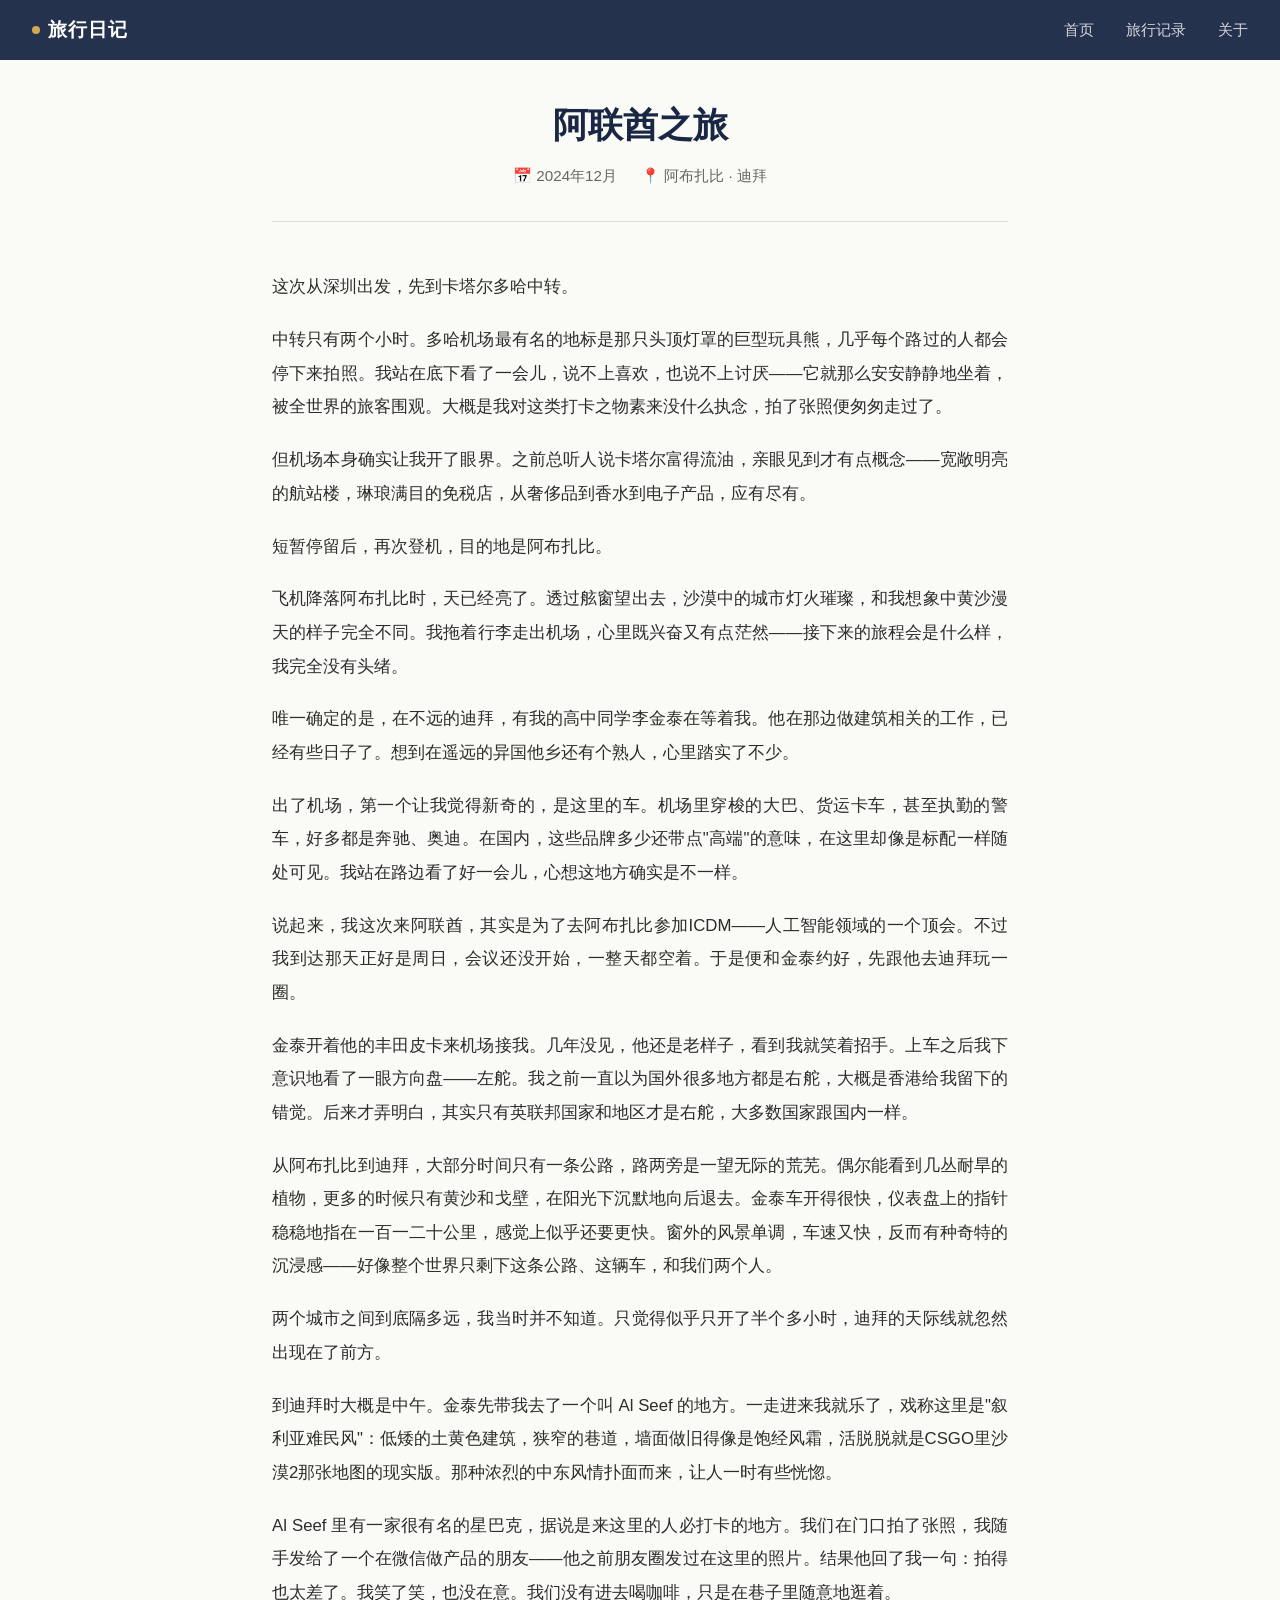
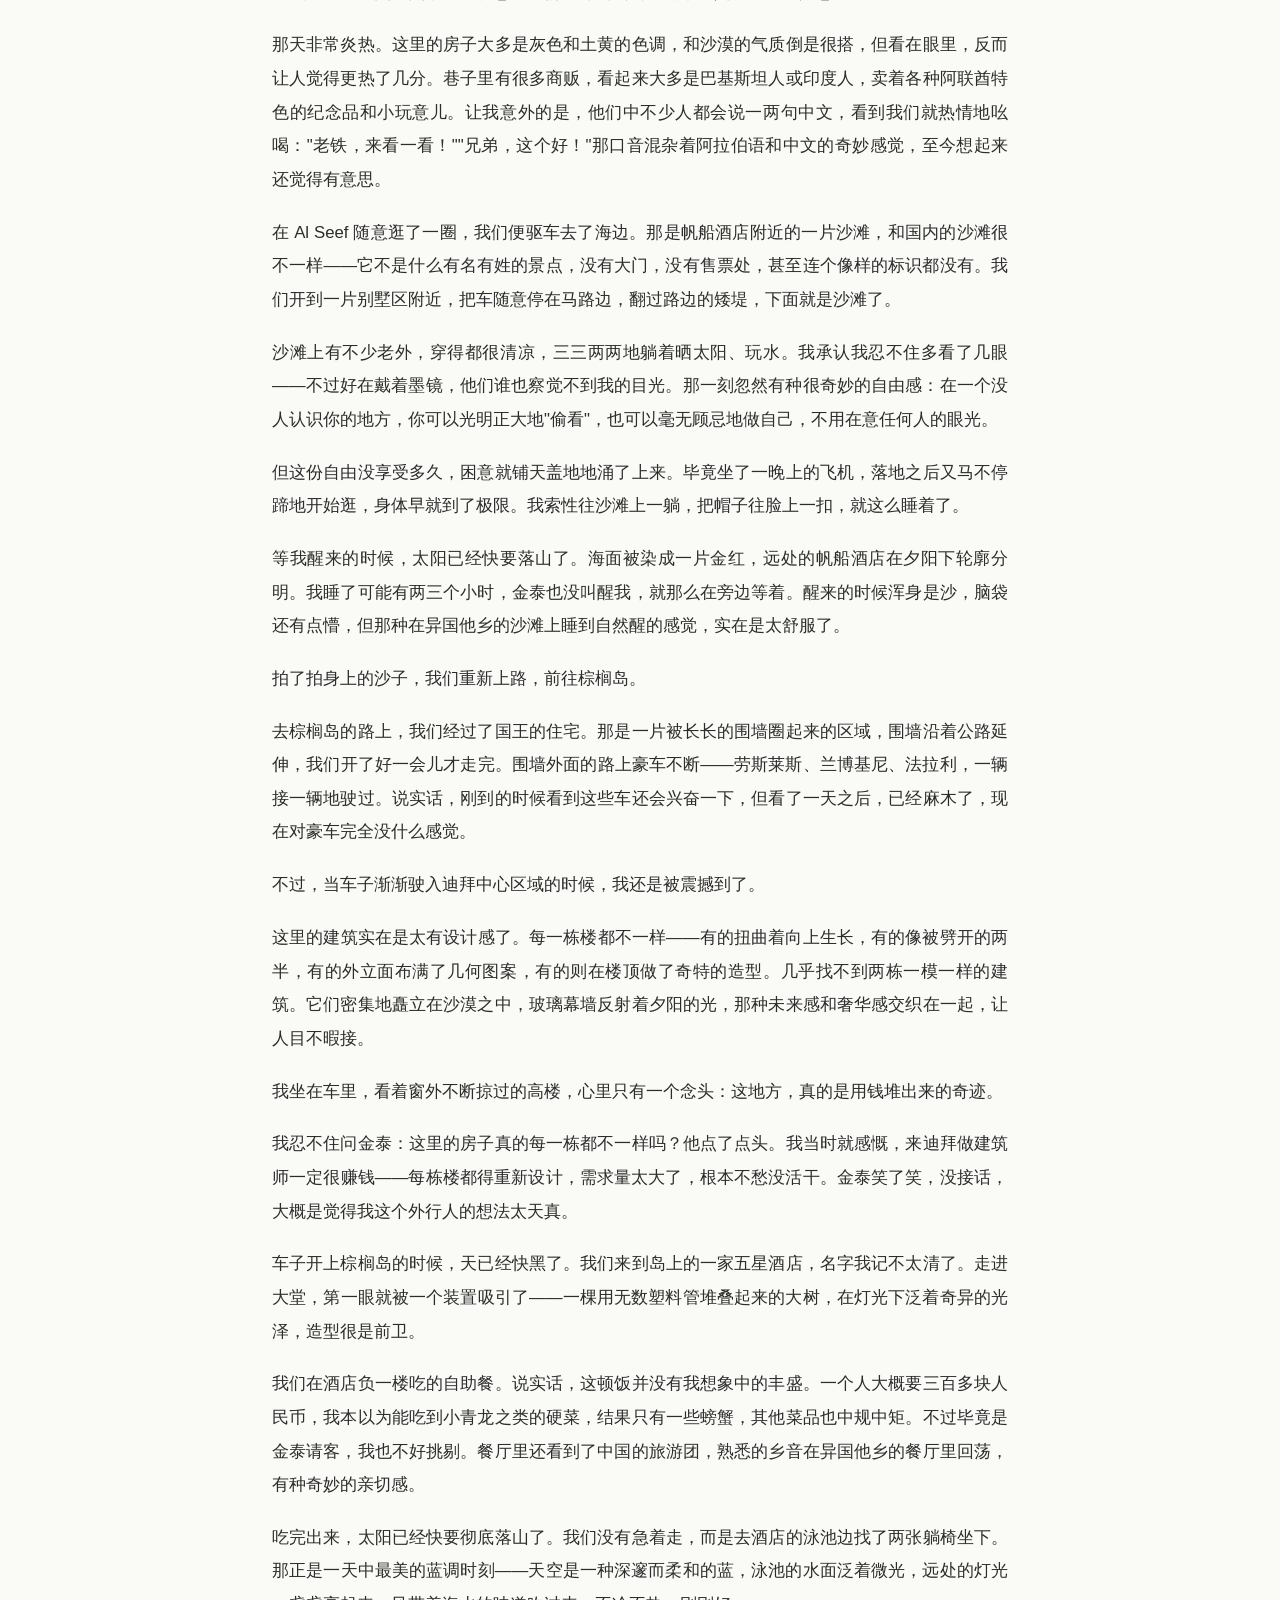
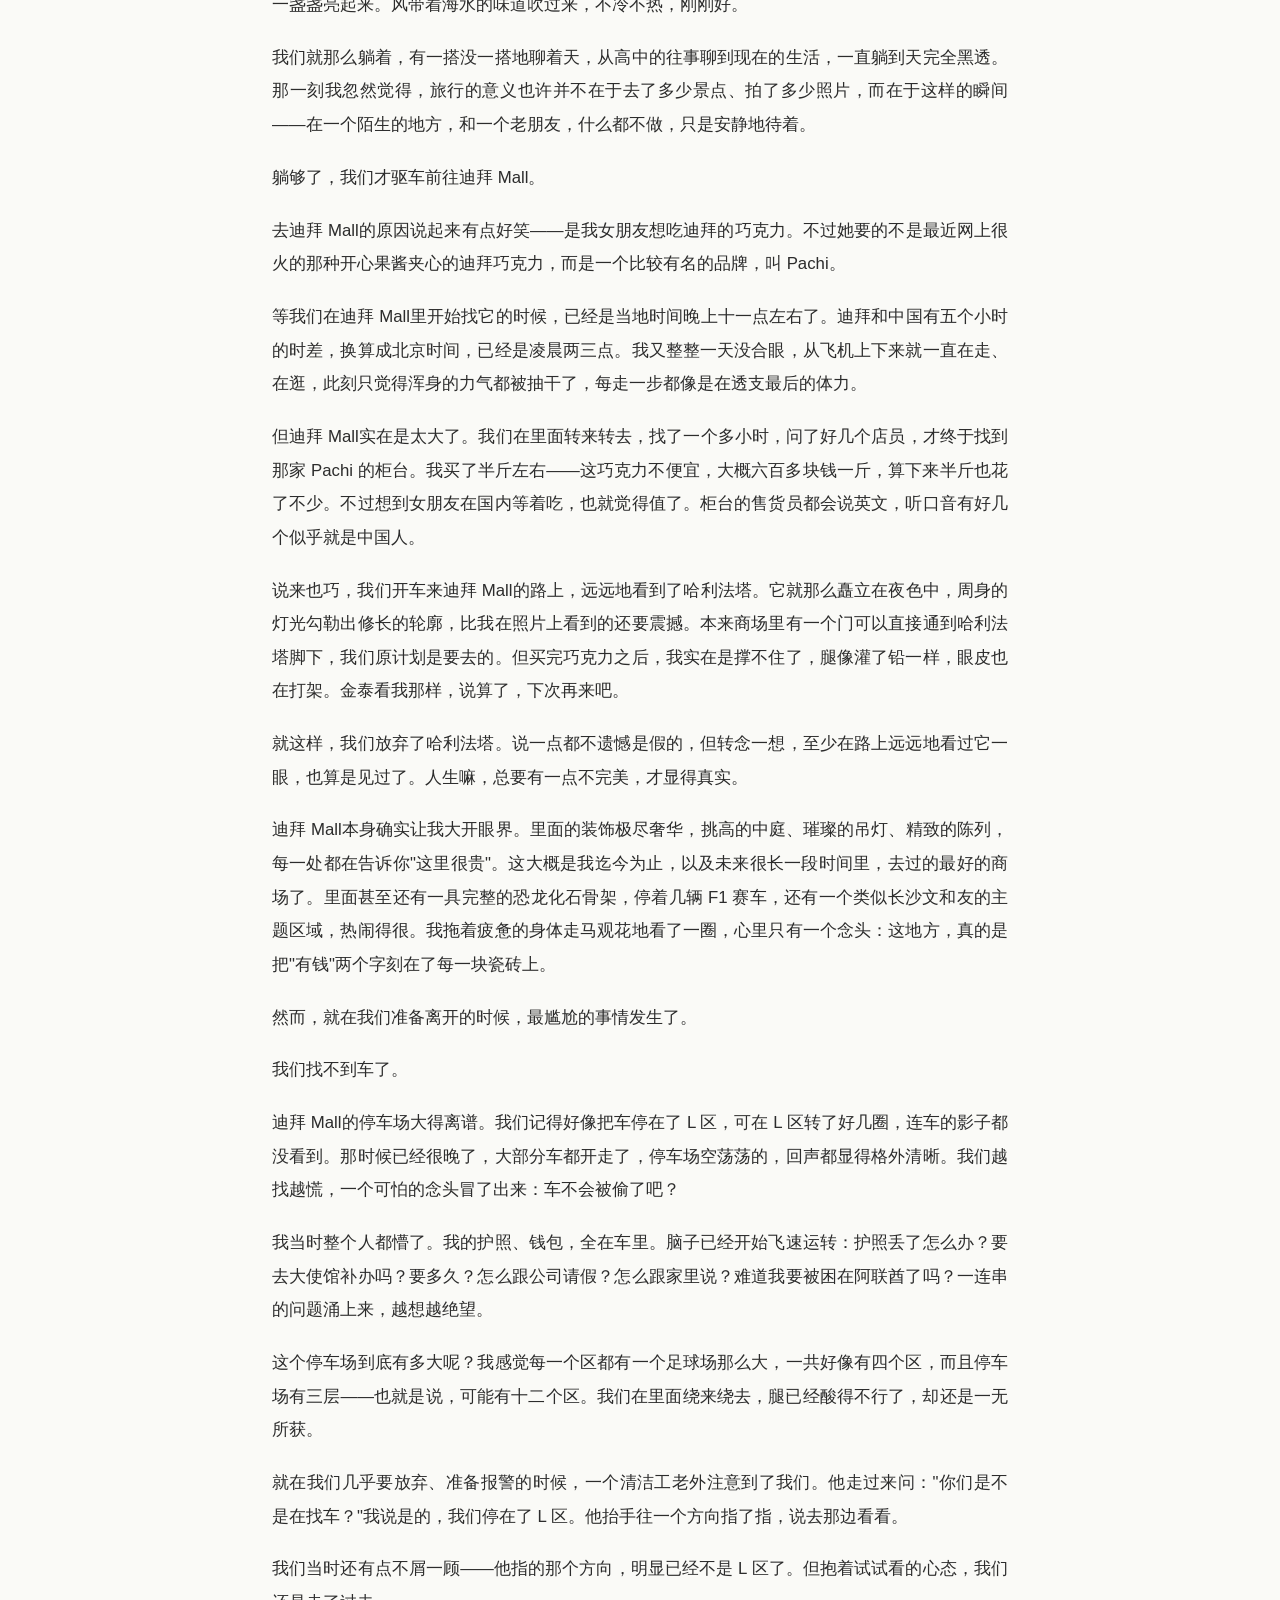
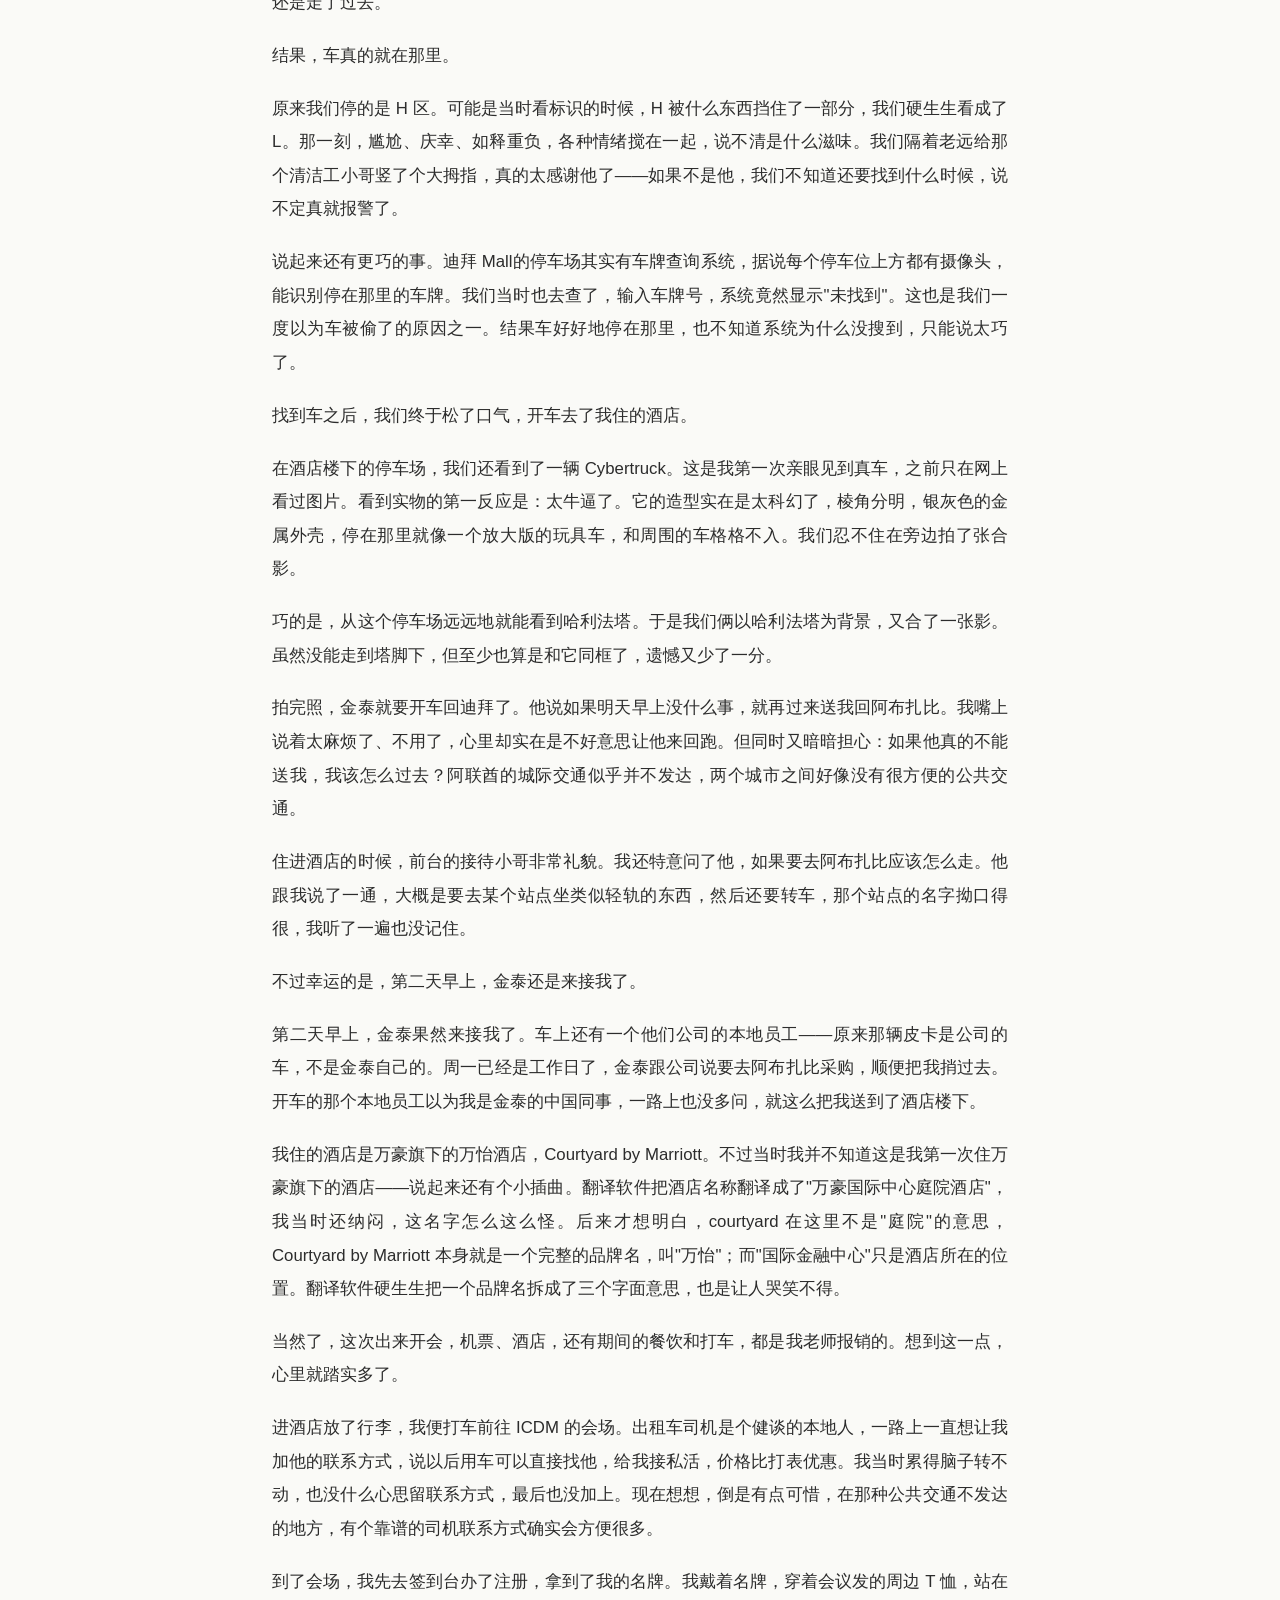
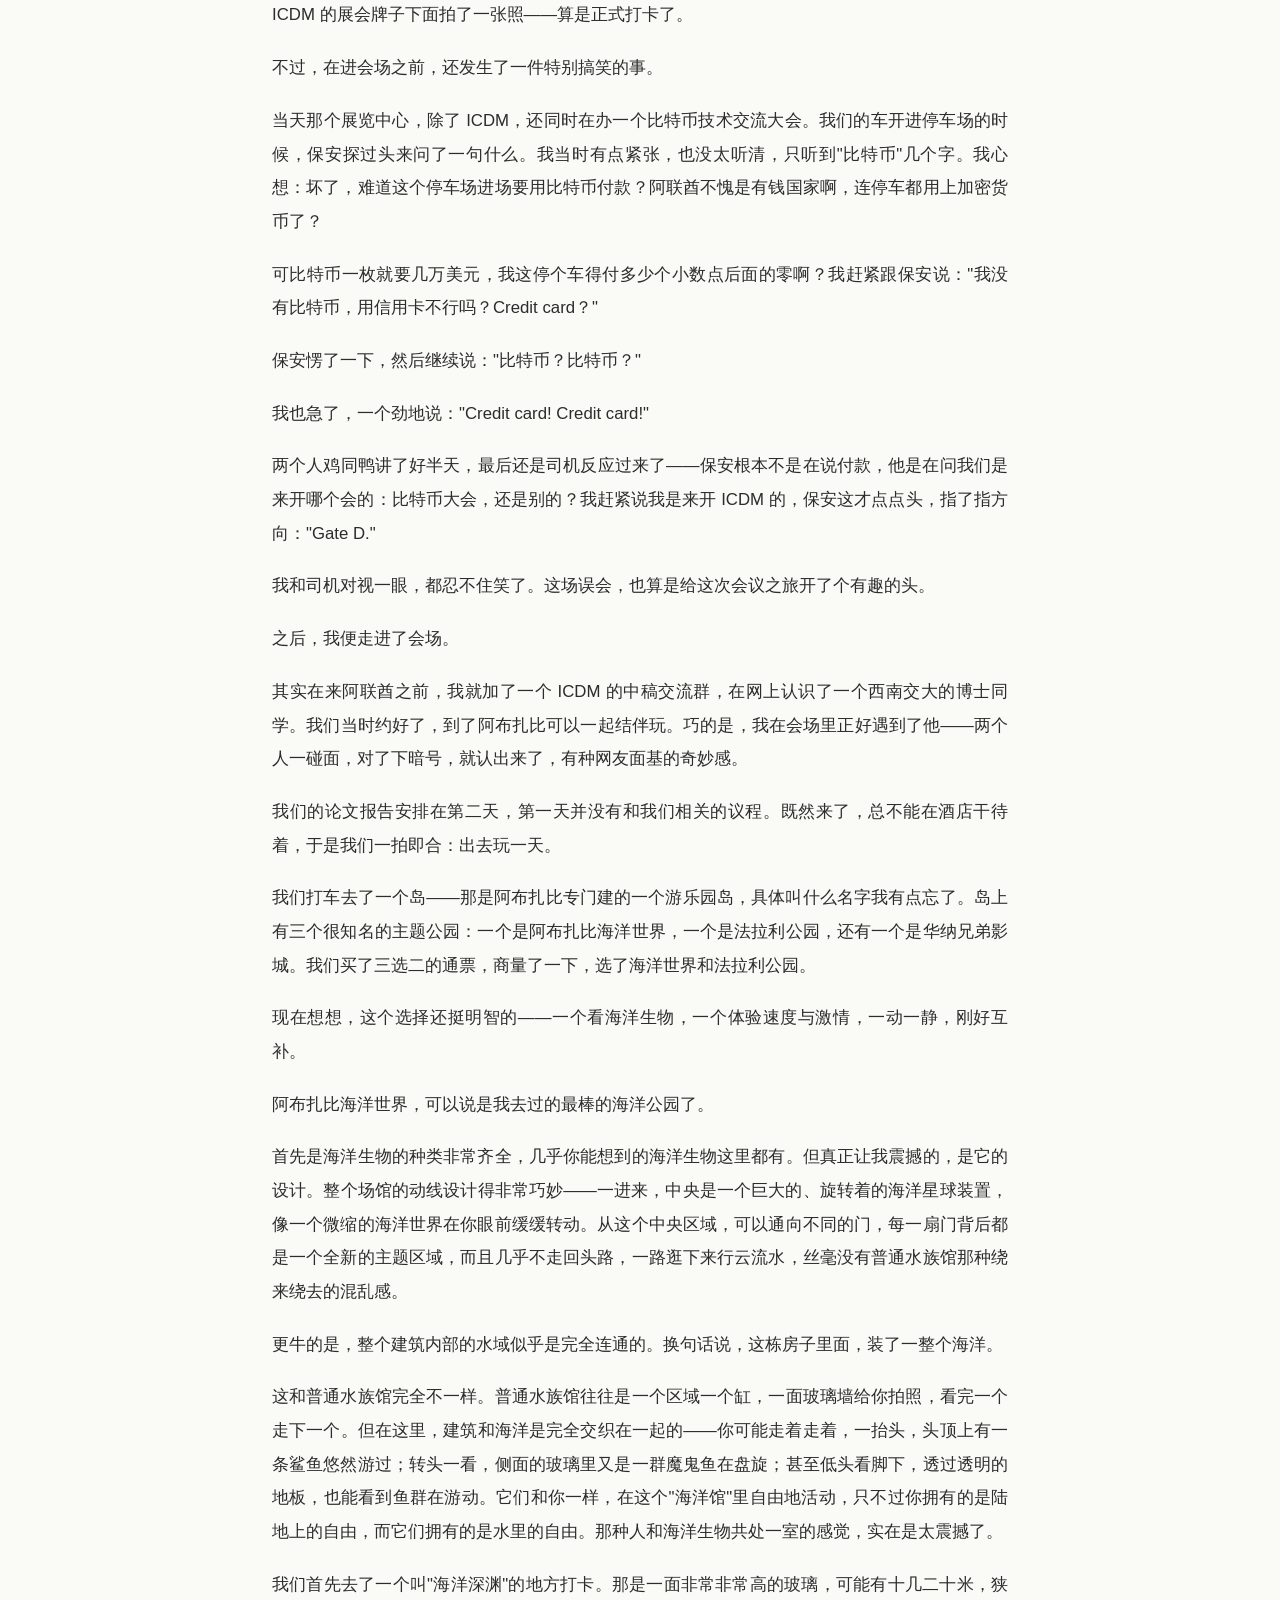
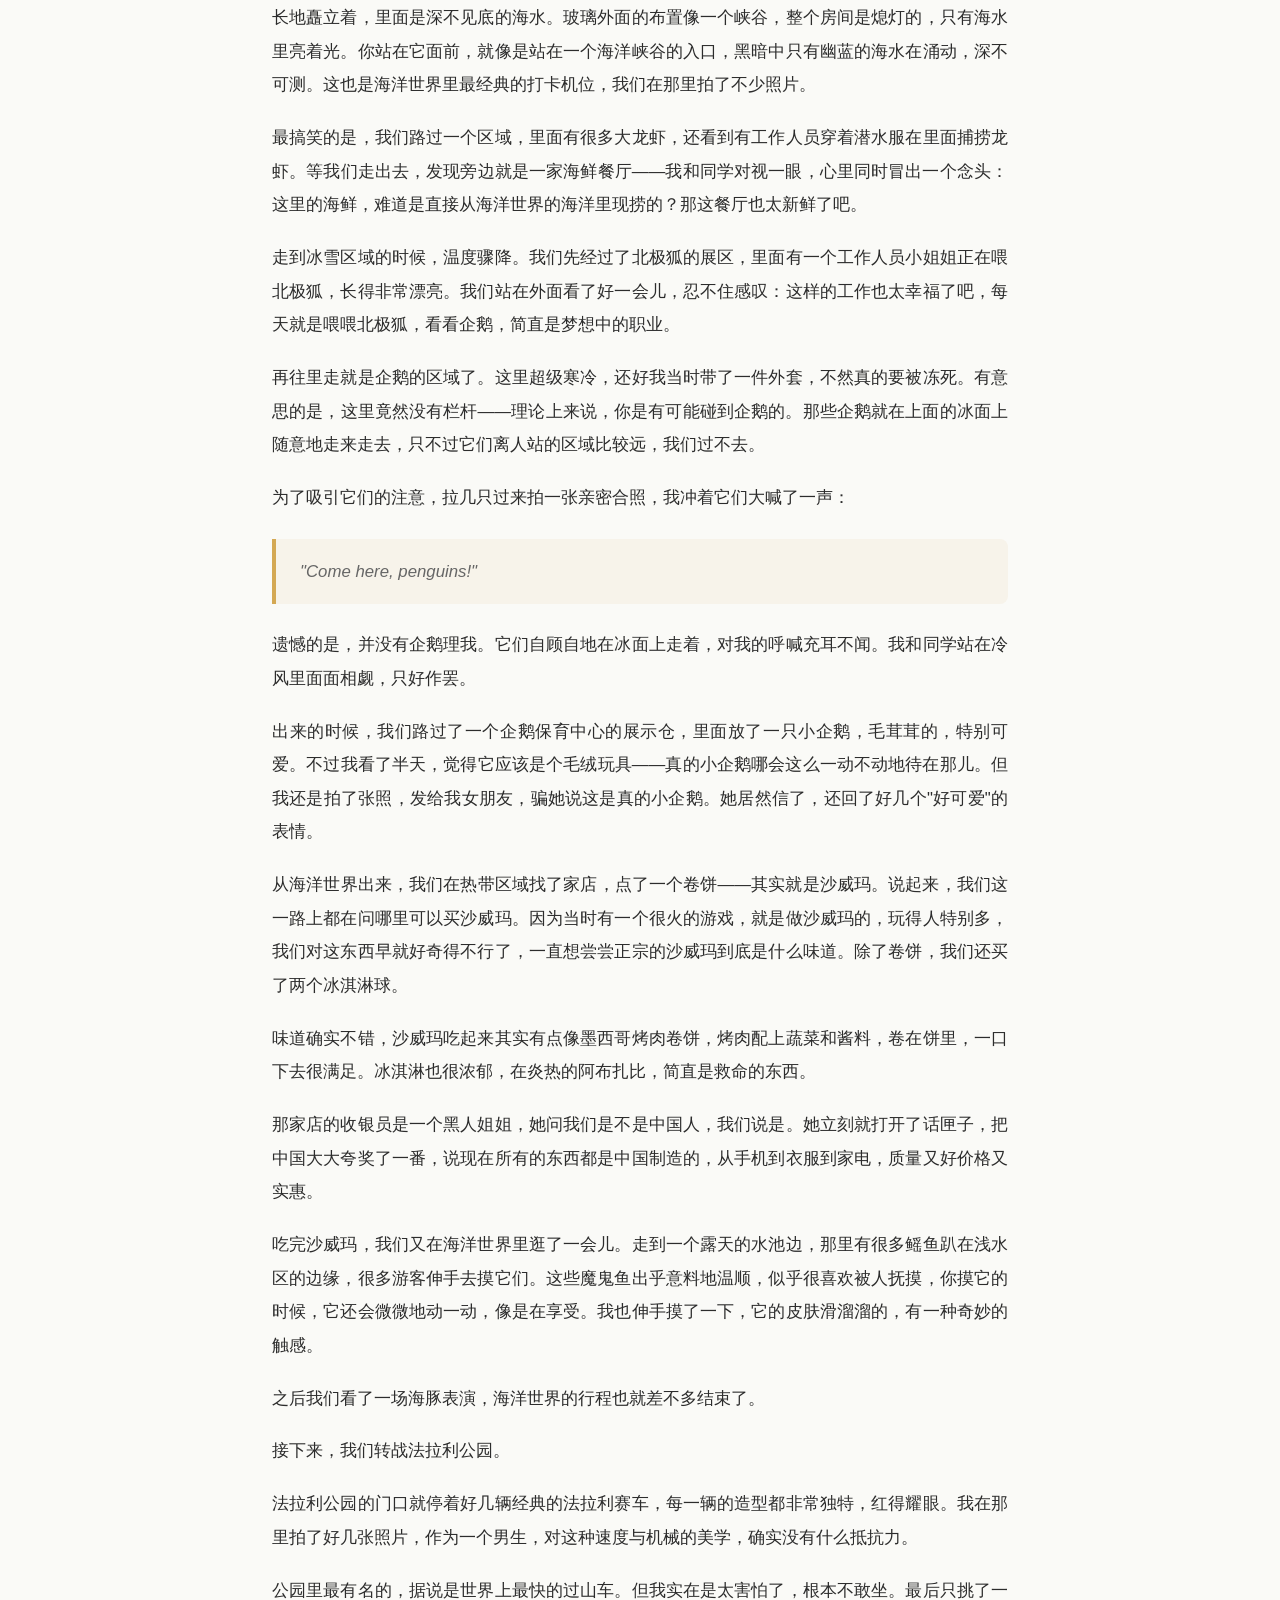
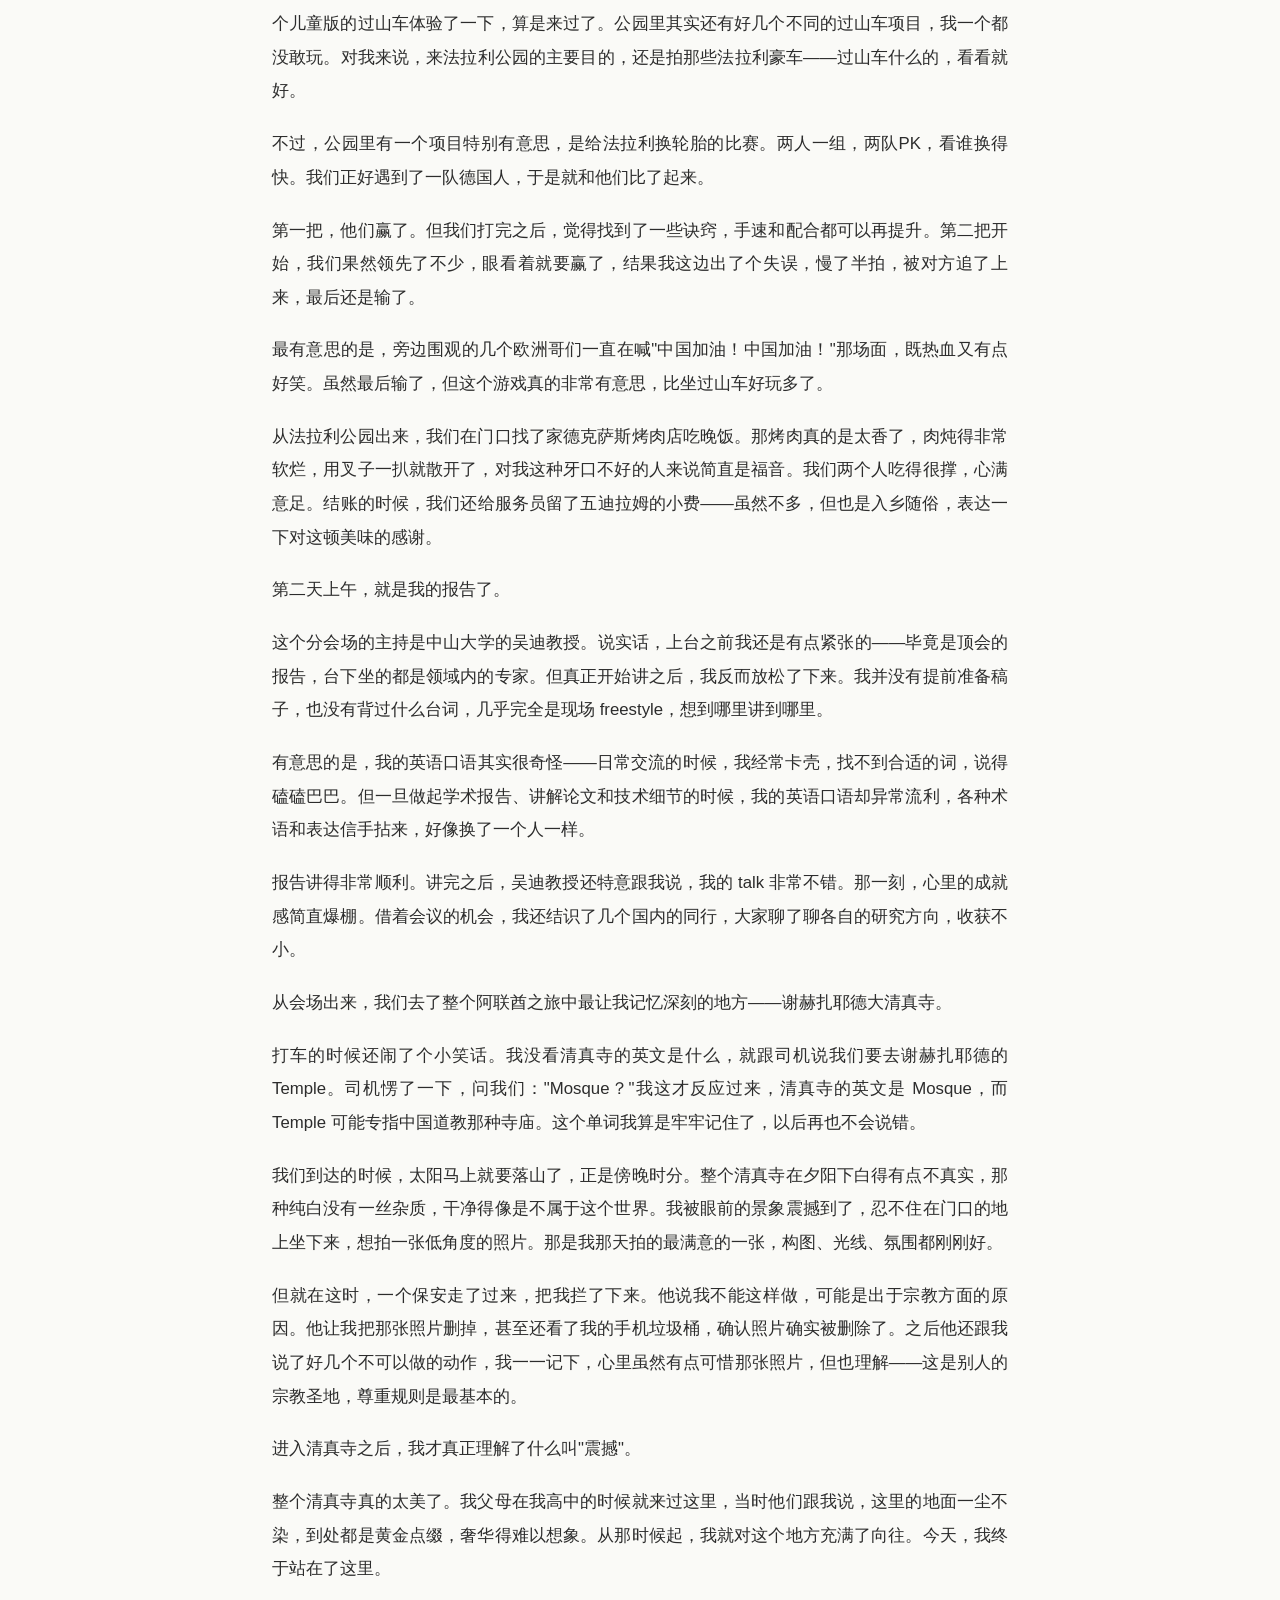
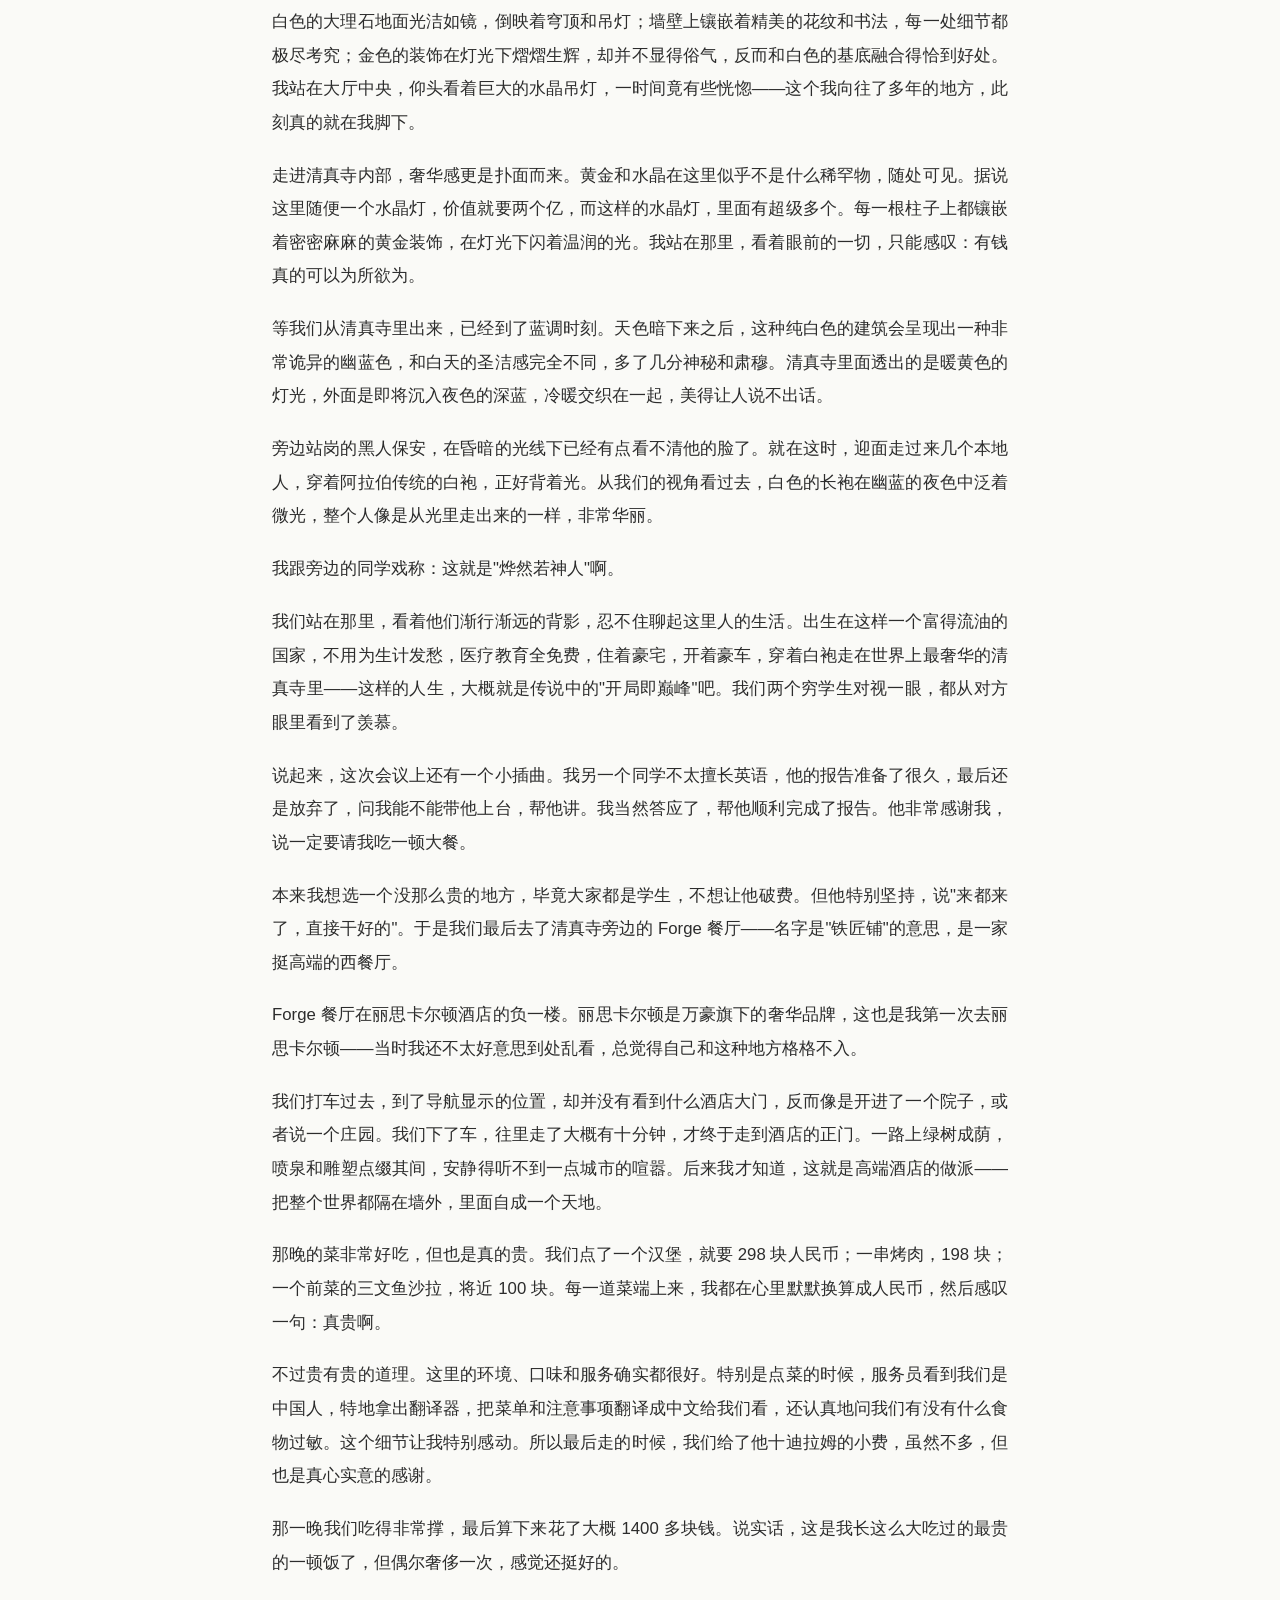
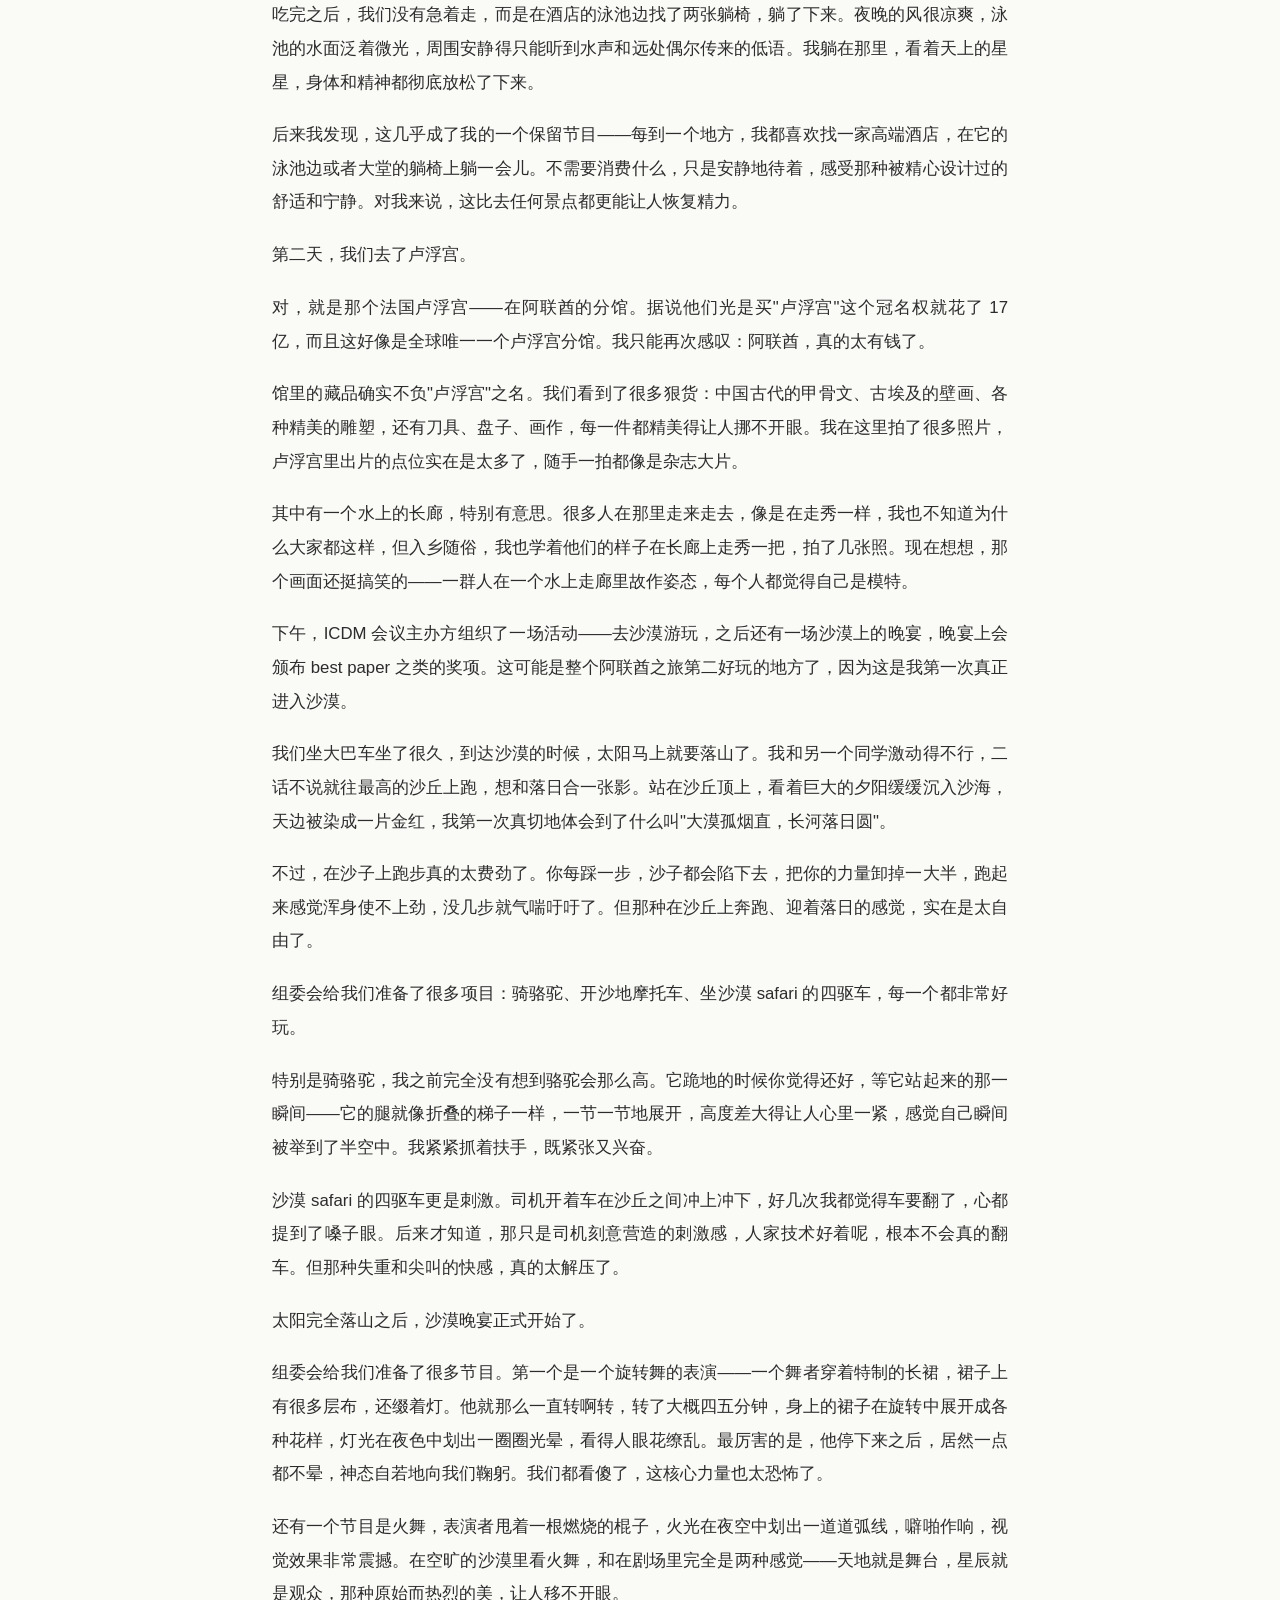
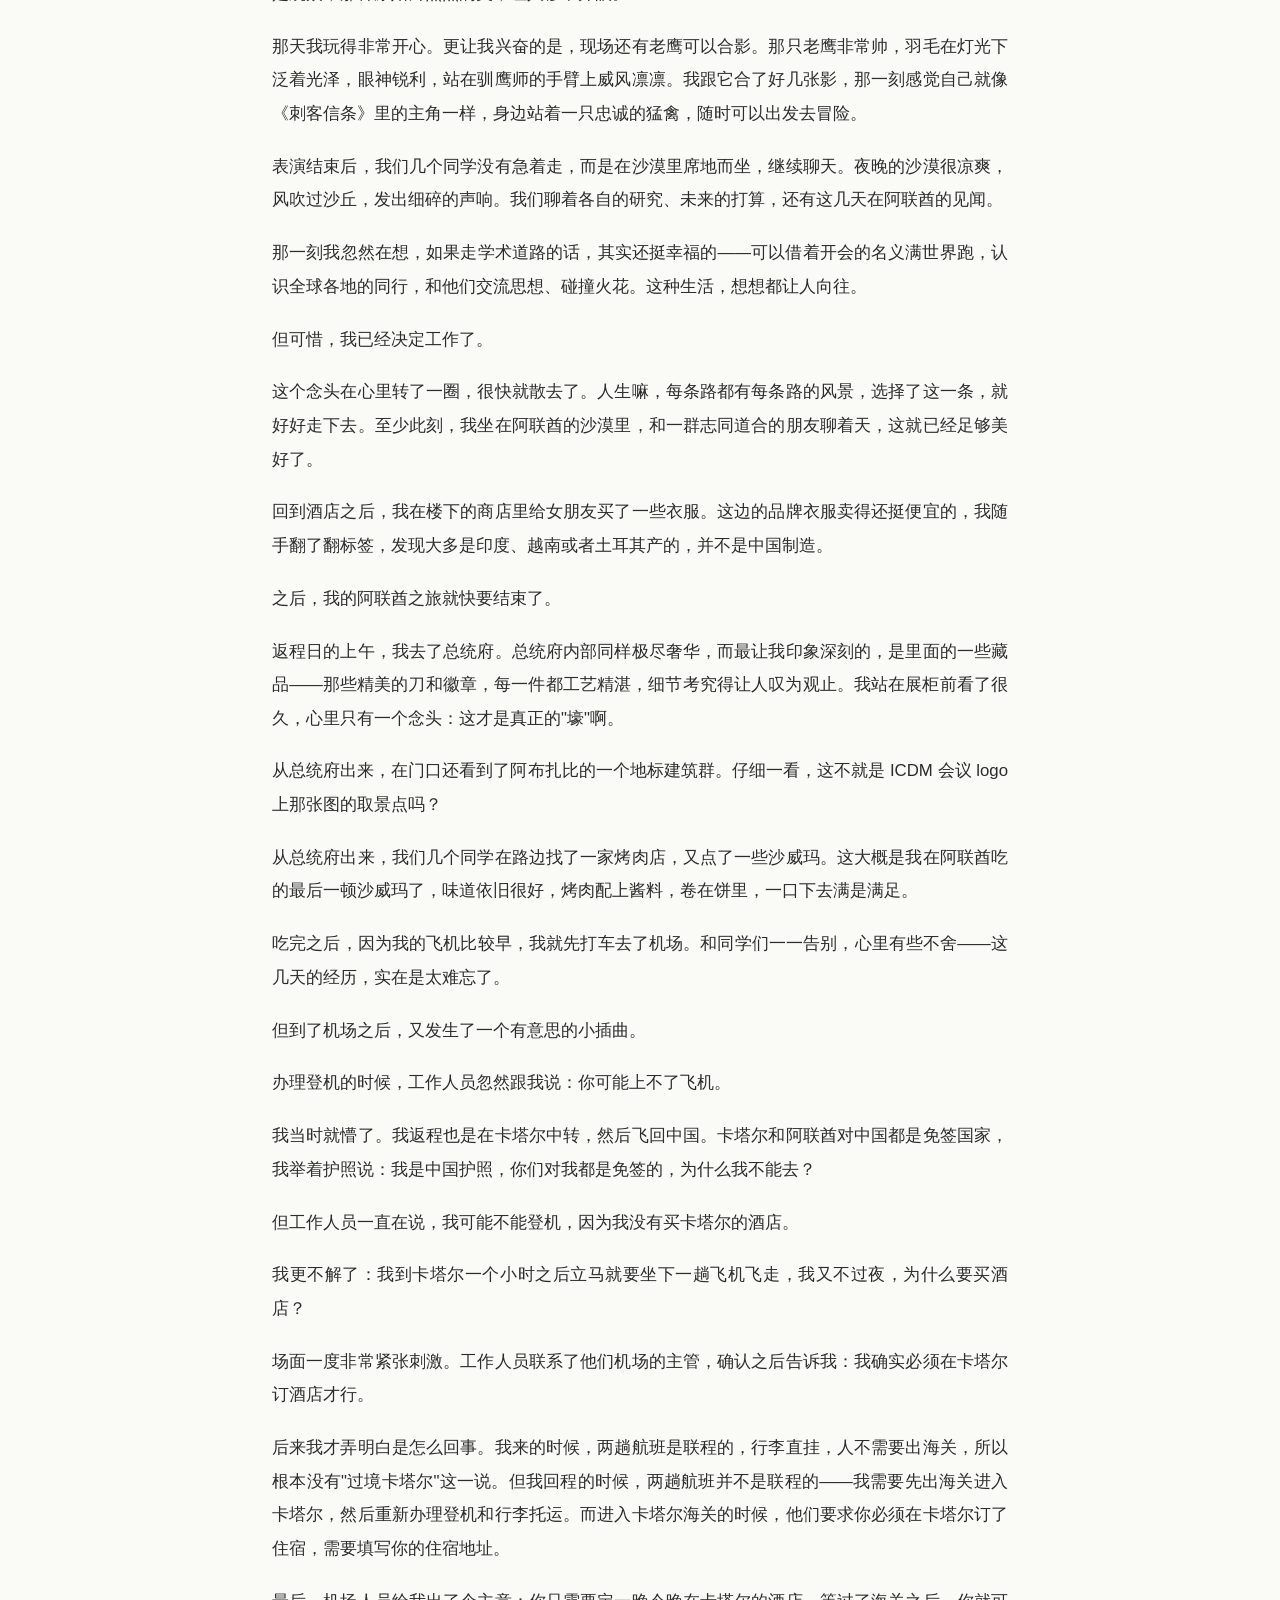
<file: uae-2024.html>
<!DOCTYPE html>
<html lang="zh-CN">
<head>
    <meta charset="UTF-8">
    <meta name="viewport" content="width=device-width, initial-scale=1.0">
    <title>阿联酋之旅（2024年12月）| 我的旅行日记</title>
    <link rel="stylesheet" href="css/style.css">
</head>
<body>

    <!-- ===== 导航栏 ===== -->
    <nav class="navbar">
        <div class="logo">
            <span class="dot"></span>
            <span>旅行日记</span>
        </div>
        <ul class="nav-links">
            <li><a href="index.html">首页</a></li>
            <li><a href="index.html#travel-list">旅行记录</a></li>
            <li><a href="index.html#about">关于</a></li>
        </ul>
    </nav>

    <!-- ===== 文章内容 ===== -->
    <article class="article-container">
        <header class="article-header">
            <h1>阿联酋之旅</h1>
            <div class="article-meta">
                <span>📅 2024年12月</span>
                <span>📍 阿布扎比 · 迪拜</span>
                
            </div>
        </header>

        <div class="article-content">

            <!-- 图片占位 -->
            

            <p>这次从深圳出发，先到卡塔尔多哈中转。</p>
            <p>中转只有两个小时。多哈机场最有名的地标是那只头顶灯罩的巨型玩具熊，几乎每个路过的人都会停下来拍照。我站在底下看了一会儿，说不上喜欢，也说不上讨厌——它就那么安安静静地坐着，被全世界的旅客围观。大概是我对这类打卡之物素来没什么执念，拍了张照便匆匆走过了。</p>
            <p>但机场本身确实让我开了眼界。之前总听人说卡塔尔富得流油，亲眼见到才有点概念——宽敞明亮的航站楼，琳琅满目的免税店，从奢侈品到香水到电子产品，应有尽有。</p>
            <p>短暂停留后，再次登机，目的地是阿布扎比。</p>
            <p>飞机降落阿布扎比时，天已经亮了。透过舷窗望出去，沙漠中的城市灯火璀璨，和我想象中黄沙漫天的样子完全不同。我拖着行李走出机场，心里既兴奋又有点茫然——接下来的旅程会是什么样，我完全没有头绪。</p>
            <p>唯一确定的是，在不远的迪拜，有我的高中同学李金泰在等着我。他在那边做建筑相关的工作，已经有些日子了。想到在遥远的异国他乡还有个熟人，心里踏实了不少。</p>

            <p>出了机场，第一个让我觉得新奇的，是这里的车。机场里穿梭的大巴、货运卡车，甚至执勤的警车，好多都是奔驰、奥迪。在国内，这些品牌多少还带点"高端"的意味，在这里却像是标配一样随处可见。我站在路边看了好一会儿，心想这地方确实是不一样。</p>
            <p>说起来，我这次来阿联酋，其实是为了去阿布扎比参加ICDM——人工智能领域的一个顶会。不过我到达那天正好是周日，会议还没开始，一整天都空着。于是便和金泰约好，先跟他去迪拜玩一圈。</p>
            <p>金泰开着他的丰田皮卡来机场接我。几年没见，他还是老样子，看到我就笑着招手。上车之后我下意识地看了一眼方向盘——左舵。我之前一直以为国外很多地方都是右舵，大概是香港给我留下的错觉。后来才弄明白，其实只有英联邦国家和地区才是右舵，大多数国家跟国内一样。</p>
            <p>从阿布扎比到迪拜，大部分时间只有一条公路，路两旁是一望无际的荒芜。偶尔能看到几丛耐旱的植物，更多的时候只有黄沙和戈壁，在阳光下沉默地向后退去。金泰车开得很快，仪表盘上的指针稳稳地指在一百一二十公里，感觉上似乎还要更快。窗外的风景单调，车速又快，反而有种奇特的沉浸感——好像整个世界只剩下这条公路、这辆车，和我们两个人。</p>
            <p>两个城市之间到底隔多远，我当时并不知道。只觉得似乎只开了半个多小时，迪拜的天际线就忽然出现在了前方。</p>
            <p>到迪拜时大概是中午。金泰先带我去了一个叫 Al Seef 的地方。一走进来我就乐了，戏称这里是"叙利亚难民风"：低矮的土黄色建筑，狭窄的巷道，墙面做旧得像是饱经风霜，活脱脱就是CSGO里沙漠2那张地图的现实版。那种浓烈的中东风情扑面而来，让人一时有些恍惚。</p>
            <p>Al Seef 里有一家很有名的星巴克，据说是来这里的人必打卡的地方。我们在门口拍了张照，我随手发给了一个在微信做产品的朋友——他之前朋友圈发过在这里的照片。结果他回了我一句：拍得也太差了。我笑了笑，也没在意。我们没有进去喝咖啡，只是在巷子里随意地逛着。</p>
            <p>那天非常炎热。这里的房子大多是灰色和土黄的色调，和沙漠的气质倒是很搭，但看在眼里，反而让人觉得更热了几分。巷子里有很多商贩，看起来大多是巴基斯坦人或印度人，卖着各种阿联酋特色的纪念品和小玩意儿。让我意外的是，他们中不少人都会说一两句中文，看到我们就热情地吆喝："老铁，来看一看！""兄弟，这个好！"那口音混杂着阿拉伯语和中文的奇妙感觉，至今想起来还觉得有意思。</p>
            <p>在 Al Seef 随意逛了一圈，我们便驱车去了海边。那是帆船酒店附近的一片沙滩，和国内的沙滩很不一样——它不是什么有名有姓的景点，没有大门，没有售票处，甚至连个像样的标识都没有。我们开到一片别墅区附近，把车随意停在马路边，翻过路边的矮堤，下面就是沙滩了。</p>
            <p>沙滩上有不少老外，穿得都很清凉，三三两两地躺着晒太阳、玩水。我承认我忍不住多看了几眼——不过好在戴着墨镜，他们谁也察觉不到我的目光。那一刻忽然有种很奇妙的自由感：在一个没人认识你的地方，你可以光明正大地"偷看"，也可以毫无顾忌地做自己，不用在意任何人的眼光。</p>
            <p>但这份自由没享受多久，困意就铺天盖地地涌了上来。毕竟坐了一晚上的飞机，落地之后又马不停蹄地开始逛，身体早就到了极限。我索性往沙滩上一躺，把帽子往脸上一扣，就这么睡着了。</p>
            <p>等我醒来的时候，太阳已经快要落山了。海面被染成一片金红，远处的帆船酒店在夕阳下轮廓分明。我睡了可能有两三个小时，金泰也没叫醒我，就那么在旁边等着。醒来的时候浑身是沙，脑袋还有点懵，但那种在异国他乡的沙滩上睡到自然醒的感觉，实在是太舒服了。</p>
            <p>拍了拍身上的沙子，我们重新上路，前往棕榈岛。</p>
            <p>去棕榈岛的路上，我们经过了国王的住宅。那是一片被长长的围墙圈起来的区域，围墙沿着公路延伸，我们开了好一会儿才走完。围墙外面的路上豪车不断——劳斯莱斯、兰博基尼、法拉利，一辆接一辆地驶过。说实话，刚到的时候看到这些车还会兴奋一下，但看了一天之后，已经麻木了，现在对豪车完全没什么感觉。</p>
            <p>不过，当车子渐渐驶入迪拜中心区域的时候，我还是被震撼到了。</p>
            <p>这里的建筑实在是太有设计感了。每一栋楼都不一样——有的扭曲着向上生长，有的像被劈开的两半，有的外立面布满了几何图案，有的则在楼顶做了奇特的造型。几乎找不到两栋一模一样的建筑。它们密集地矗立在沙漠之中，玻璃幕墙反射着夕阳的光，那种未来感和奢华感交织在一起，让人目不暇接。</p>
            <p>我坐在车里，看着窗外不断掠过的高楼，心里只有一个念头：这地方，真的是用钱堆出来的奇迹。</p>
            <p>我忍不住问金泰：这里的房子真的每一栋都不一样吗？他点了点头。我当时就感慨，来迪拜做建筑师一定很赚钱——每栋楼都得重新设计，需求量太大了，根本不愁没活干。金泰笑了笑，没接话，大概是觉得我这个外行人的想法太天真。</p>
            <p>车子开上棕榈岛的时候，天已经快黑了。我们来到岛上的一家五星酒店，名字我记不太清了。走进大堂，第一眼就被一个装置吸引了——一棵用无数塑料管堆叠起来的大树，在灯光下泛着奇异的光泽，造型很是前卫。</p>
            <p>我们在酒店负一楼吃的自助餐。说实话，这顿饭并没有我想象中的丰盛。一个人大概要三百多块人民币，我本以为能吃到小青龙之类的硬菜，结果只有一些螃蟹，其他菜品也中规中矩。不过毕竟是金泰请客，我也不好挑剔。餐厅里还看到了中国的旅游团，熟悉的乡音在异国他乡的餐厅里回荡，有种奇妙的亲切感。</p>
            <p>吃完出来，太阳已经快要彻底落山了。我们没有急着走，而是去酒店的泳池边找了两张躺椅坐下。那正是一天中最美的蓝调时刻——天空是一种深邃而柔和的蓝，泳池的水面泛着微光，远处的灯光一盏盏亮起来。风带着海水的味道吹过来，不冷不热，刚刚好。</p>
            <p>我们就那么躺着，有一搭没一搭地聊着天，从高中的往事聊到现在的生活，一直躺到天完全黑透。那一刻我忽然觉得，旅行的意义也许并不在于去了多少景点、拍了多少照片，而在于这样的瞬间——在一个陌生的地方，和一个老朋友，什么都不做，只是安静地待着。</p>
            <p>躺够了，我们才驱车前往迪拜 Mall。</p>
            <p>去迪拜 Mall的原因说起来有点好笑——是我女朋友想吃迪拜的巧克力。不过她要的不是最近网上很火的那种开心果酱夹心的迪拜巧克力，而是一个比较有名的品牌，叫 Pachi。</p>
            <p>等我们在迪拜 Mall里开始找它的时候，已经是当地时间晚上十一点左右了。迪拜和中国有五个小时的时差，换算成北京时间，已经是凌晨两三点。我又整整一天没合眼，从飞机上下来就一直在走、在逛，此刻只觉得浑身的力气都被抽干了，每走一步都像是在透支最后的体力。</p>
            <p>但迪拜 Mall实在是太大了。我们在里面转来转去，找了一个多小时，问了好几个店员，才终于找到那家 Pachi 的柜台。我买了半斤左右——这巧克力不便宜，大概六百多块钱一斤，算下来半斤也花了不少。不过想到女朋友在国内等着吃，也就觉得值了。柜台的售货员都会说英文，听口音有好几个似乎就是中国人。</p>
            <p>说来也巧，我们开车来迪拜 Mall的路上，远远地看到了哈利法塔。它就那么矗立在夜色中，周身的灯光勾勒出修长的轮廓，比我在照片上看到的还要震撼。本来商场里有一个门可以直接通到哈利法塔脚下，我们原计划是要去的。但买完巧克力之后，我实在是撑不住了，腿像灌了铅一样，眼皮也在打架。金泰看我那样，说算了，下次再来吧。</p>
            <p>就这样，我们放弃了哈利法塔。说一点都不遗憾是假的，但转念一想，至少在路上远远地看过它一眼，也算是见过了。人生嘛，总要有一点不完美，才显得真实。</p>
            <p>迪拜 Mall本身确实让我大开眼界。里面的装饰极尽奢华，挑高的中庭、璀璨的吊灯、精致的陈列，每一处都在告诉你"这里很贵"。这大概是我迄今为止，以及未来很长一段时间里，去过的最好的商场了。里面甚至还有一具完整的恐龙化石骨架，停着几辆 F1 赛车，还有一个类似长沙文和友的主题区域，热闹得很。我拖着疲惫的身体走马观花地看了一圈，心里只有一个念头：这地方，真的是把"有钱"两个字刻在了每一块瓷砖上。</p>
            <p>然而，就在我们准备离开的时候，最尴尬的事情发生了。</p>
            <p>我们找不到车了。</p>
            <p>迪拜 Mall的停车场大得离谱。我们记得好像把车停在了 L 区，可在 L 区转了好几圈，连车的影子都没看到。那时候已经很晚了，大部分车都开走了，停车场空荡荡的，回声都显得格外清晰。我们越找越慌，一个可怕的念头冒了出来：车不会被偷了吧？</p>
            <p>我当时整个人都懵了。我的护照、钱包，全在车里。脑子已经开始飞速运转：护照丢了怎么办？要去大使馆补办吗？要多久？怎么跟公司请假？怎么跟家里说？难道我要被困在阿联酋了吗？一连串的问题涌上来，越想越绝望。</p>
            <p>这个停车场到底有多大呢？我感觉每一个区都有一个足球场那么大，一共好像有四个区，而且停车场有三层——也就是说，可能有十二个区。我们在里面绕来绕去，腿已经酸得不行了，却还是一无所获。</p>
            <p>就在我们几乎要放弃、准备报警的时候，一个清洁工老外注意到了我们。他走过来问："你们是不是在找车？"我说是的，我们停在了 L 区。他抬手往一个方向指了指，说去那边看看。</p>
            <p>我们当时还有点不屑一顾——他指的那个方向，明显已经不是 L 区了。但抱着试试看的心态，我们还是走了过去。</p>
            <p>结果，车真的就在那里。</p>
            <p>原来我们停的是 H 区。可能是当时看标识的时候，H 被什么东西挡住了一部分，我们硬生生看成了 L。那一刻，尴尬、庆幸、如释重负，各种情绪搅在一起，说不清是什么滋味。我们隔着老远给那个清洁工小哥竖了个大拇指，真的太感谢他了——如果不是他，我们不知道还要找到什么时候，说不定真就报警了。</p>
            <p>说起来还有更巧的事。迪拜 Mall的停车场其实有车牌查询系统，据说每个停车位上方都有摄像头，能识别停在那里的车牌。我们当时也去查了，输入车牌号，系统竟然显示"未找到"。这也是我们一度以为车被偷了的原因之一。结果车好好地停在那里，也不知道系统为什么没搜到，只能说太巧了。</p>
            <p>找到车之后，我们终于松了口气，开车去了我住的酒店。</p>
            <p>在酒店楼下的停车场，我们还看到了一辆 Cybertruck。这是我第一次亲眼见到真车，之前只在网上看过图片。看到实物的第一反应是：太牛逼了。它的造型实在是太科幻了，棱角分明，银灰色的金属外壳，停在那里就像一个放大版的玩具车，和周围的车格格不入。我们忍不住在旁边拍了张合影。</p>
            <p>巧的是，从这个停车场远远地就能看到哈利法塔。于是我们俩以哈利法塔为背景，又合了一张影。虽然没能走到塔脚下，但至少也算是和它同框了，遗憾又少了一分。</p>
            <p>拍完照，金泰就要开车回迪拜了。他说如果明天早上没什么事，就再过来送我回阿布扎比。我嘴上说着太麻烦了、不用了，心里却实在是不好意思让他来回跑。但同时又暗暗担心：如果他真的不能送我，我该怎么过去？阿联酋的城际交通似乎并不发达，两个城市之间好像没有很方便的公共交通。</p>
            <p>住进酒店的时候，前台的接待小哥非常礼貌。我还特意问了他，如果要去阿布扎比应该怎么走。他跟我说了一通，大概是要去某个站点坐类似轻轨的东西，然后还要转车，那个站点的名字拗口得很，我听了一遍也没记住。</p>
            <p>不过幸运的是，第二天早上，金泰还是来接我了。</p>

            <p>第二天早上，金泰果然来接我了。车上还有一个他们公司的本地员工——原来那辆皮卡是公司的车，不是金泰自己的。周一已经是工作日了，金泰跟公司说要去阿布扎比采购，顺便把我捎过去。开车的那个本地员工以为我是金泰的中国同事，一路上也没多问，就这么把我送到了酒店楼下。</p>
            <p>我住的酒店是万豪旗下的万怡酒店，Courtyard by Marriott。不过当时我并不知道这是我第一次住万豪旗下的酒店——说起来还有个小插曲。翻译软件把酒店名称翻译成了"万豪国际中心庭院酒店"，我当时还纳闷，这名字怎么这么怪。后来才想明白，courtyard 在这里不是"庭院"的意思，Courtyard by Marriott 本身就是一个完整的品牌名，叫"万怡"；而"国际金融中心"只是酒店所在的位置。翻译软件硬生生把一个品牌名拆成了三个字面意思，也是让人哭笑不得。</p>
            <p>当然了，这次出来开会，机票、酒店，还有期间的餐饮和打车，都是我老师报销的。想到这一点，心里就踏实多了。</p>
            <p>进酒店放了行李，我便打车前往 ICDM 的会场。出租车司机是个健谈的本地人，一路上一直想让我加他的联系方式，说以后用车可以直接找他，给我接私活，价格比打表优惠。我当时累得脑子转不动，也没什么心思留联系方式，最后也没加上。现在想想，倒是有点可惜，在那种公共交通不发达的地方，有个靠谱的司机联系方式确实会方便很多。</p>
            <p>到了会场，我先去签到台办了注册，拿到了我的名牌。我戴着名牌，穿着会议发的周边 T 恤，站在 ICDM 的展会牌子下面拍了一张照——算是正式打卡了。</p>
            <p>不过，在进会场之前，还发生了一件特别搞笑的事。</p>
            <p>当天那个展览中心，除了 ICDM，还同时在办一个比特币技术交流大会。我们的车开进停车场的时候，保安探过头来问了一句什么。我当时有点紧张，也没太听清，只听到"比特币"几个字。我心想：坏了，难道这个停车场进场要用比特币付款？阿联酋不愧是有钱国家啊，连停车都用上加密货币了？</p>
            <p>可比特币一枚就要几万美元，我这停个车得付多少个小数点后面的零啊？我赶紧跟保安说："我没有比特币，用信用卡不行吗？Credit card？"</p>
            <p>保安愣了一下，然后继续说："比特币？比特币？"</p>
            <p>我也急了，一个劲地说："Credit card! Credit card!"</p>
            <p>两个人鸡同鸭讲了好半天，最后还是司机反应过来了——保安根本不是在说付款，他是在问我们是来开哪个会的：比特币大会，还是别的？我赶紧说我是来开 ICDM 的，保安这才点点头，指了指方向："Gate D."</p>
            <p>我和司机对视一眼，都忍不住笑了。这场误会，也算是给这次会议之旅开了个有趣的头。</p>
            <p>之后，我便走进了会场。</p>
            <p>其实在来阿联酋之前，我就加了一个 ICDM 的中稿交流群，在网上认识了一个西南交大的博士同学。我们当时约好了，到了阿布扎比可以一起结伴玩。巧的是，我在会场里正好遇到了他——两个人一碰面，对了下暗号，就认出来了，有种网友面基的奇妙感。</p>
            <p>我们的论文报告安排在第二天，第一天并没有和我们相关的议程。既然来了，总不能在酒店干待着，于是我们一拍即合：出去玩一天。</p>
            <p>我们打车去了一个岛——那是阿布扎比专门建的一个游乐园岛，具体叫什么名字我有点忘了。岛上有三个很知名的主题公园：一个是阿布扎比海洋世界，一个是法拉利公园，还有一个是华纳兄弟影城。我们买了三选二的通票，商量了一下，选了海洋世界和法拉利公园。</p>
            <p>现在想想，这个选择还挺明智的——一个看海洋生物，一个体验速度与激情，一动一静，刚好互补。</p>

            <p>阿布扎比海洋世界，可以说是我去过的最棒的海洋公园了。</p>
            <p>首先是海洋生物的种类非常齐全，几乎你能想到的海洋生物这里都有。但真正让我震撼的，是它的设计。整个场馆的动线设计得非常巧妙——一进来，中央是一个巨大的、旋转着的海洋星球装置，像一个微缩的海洋世界在你眼前缓缓转动。从这个中央区域，可以通向不同的门，每一扇门背后都是一个全新的主题区域，而且几乎不走回头路，一路逛下来行云流水，丝毫没有普通水族馆那种绕来绕去的混乱感。</p>
            <p>更牛的是，整个建筑内部的水域似乎是完全连通的。换句话说，这栋房子里面，装了一整个海洋。</p>
            <p>这和普通水族馆完全不一样。普通水族馆往往是一个区域一个缸，一面玻璃墙给你拍照，看完一个走下一个。但在这里，建筑和海洋是完全交织在一起的——你可能走着走着，一抬头，头顶上有一条鲨鱼悠然游过；转头一看，侧面的玻璃里又是一群魔鬼鱼在盘旋；甚至低头看脚下，透过透明的地板，也能看到鱼群在游动。它们和你一样，在这个"海洋馆"里自由地活动，只不过你拥有的是陆地上的自由，而它们拥有的是水里的自由。那种人和海洋生物共处一室的感觉，实在是太震撼了。</p>
            <p>我们首先去了一个叫"海洋深渊"的地方打卡。那是一面非常非常高的玻璃，可能有十几二十米，狭长地矗立着，里面是深不见底的海水。玻璃外面的布置像一个峡谷，整个房间是熄灯的，只有海水里亮着光。你站在它面前，就像是站在一个海洋峡谷的入口，黑暗中只有幽蓝的海水在涌动，深不可测。这也是海洋世界里最经典的打卡机位，我们在那里拍了不少照片。</p>
            <p>最搞笑的是，我们路过一个区域，里面有很多大龙虾，还看到有工作人员穿着潜水服在里面捕捞龙虾。等我们走出去，发现旁边就是一家海鲜餐厅——我和同学对视一眼，心里同时冒出一个念头：这里的海鲜，难道是直接从海洋世界的海洋里现捞的？那这餐厅也太新鲜了吧。</p>
            <p>走到冰雪区域的时候，温度骤降。我们先经过了北极狐的展区，里面有一个工作人员小姐姐正在喂北极狐，长得非常漂亮。我们站在外面看了好一会儿，忍不住感叹：这样的工作也太幸福了吧，每天就是喂喂北极狐，看看企鹅，简直是梦想中的职业。</p>
            <p>再往里走就是企鹅的区域了。这里超级寒冷，还好我当时带了一件外套，不然真的要被冻死。有意思的是，这里竟然没有栏杆——理论上来说，你是有可能碰到企鹅的。那些企鹅就在上面的冰面上随意地走来走去，只不过它们离人站的区域比较远，我们过不去。</p>
            <p>为了吸引它们的注意，拉几只过来拍一张亲密合照，我冲着它们大喊了一声：</p>
            <blockquote>"Come here, penguins!"</blockquote>
            <p>遗憾的是，并没有企鹅理我。它们自顾自地在冰面上走着，对我的呼喊充耳不闻。我和同学站在冷风里面面相觑，只好作罢。</p>
            <p>出来的时候，我们路过了一个企鹅保育中心的展示仓，里面放了一只小企鹅，毛茸茸的，特别可爱。不过我看了半天，觉得它应该是个毛绒玩具——真的小企鹅哪会这么一动不动地待在那儿。但我还是拍了张照，发给我女朋友，骗她说这是真的小企鹅。她居然信了，还回了好几个"好可爱"的表情。</p>
            <p>从海洋世界出来，我们在热带区域找了家店，点了一个卷饼——其实就是沙威玛。说起来，我们这一路上都在问哪里可以买沙威玛。因为当时有一个很火的游戏，就是做沙威玛的，玩得人特别多，我们对这东西早就好奇得不行了，一直想尝尝正宗的沙威玛到底是什么味道。除了卷饼，我们还买了两个冰淇淋球。</p>
            <p>味道确实不错，沙威玛吃起来其实有点像墨西哥烤肉卷饼，烤肉配上蔬菜和酱料，卷在饼里，一口下去很满足。冰淇淋也很浓郁，在炎热的阿布扎比，简直是救命的东西。</p>
            <p>那家店的收银员是一个黑人姐姐，她问我们是不是中国人，我们说是。她立刻就打开了话匣子，把中国大大夸奖了一番，说现在所有的东西都是中国制造的，从手机到衣服到家电，质量又好价格又实惠。</p>
            <p>吃完沙威玛，我们又在海洋世界里逛了一会儿。走到一个露天的水池边，那里有很多鳐鱼趴在浅水区的边缘，很多游客伸手去摸它们。这些魔鬼鱼出乎意料地温顺，似乎很喜欢被人抚摸，你摸它的时候，它还会微微地动一动，像是在享受。我也伸手摸了一下，它的皮肤滑溜溜的，有一种奇妙的触感。</p>
            <p>之后我们看了一场海豚表演，海洋世界的行程也就差不多结束了。</p>

            <p>接下来，我们转战法拉利公园。</p>
            <p>法拉利公园的门口就停着好几辆经典的法拉利赛车，每一辆的造型都非常独特，红得耀眼。我在那里拍了好几张照片，作为一个男生，对这种速度与机械的美学，确实没有什么抵抗力。</p>
            <p>公园里最有名的，据说是世界上最快的过山车。但我实在是太害怕了，根本不敢坐。最后只挑了一个儿童版的过山车体验了一下，算是来过了。公园里其实还有好几个不同的过山车项目，我一个都没敢玩。对我来说，来法拉利公园的主要目的，还是拍那些法拉利豪车——过山车什么的，看看就好。</p>
            <p>不过，公园里有一个项目特别有意思，是给法拉利换轮胎的比赛。两人一组，两队PK，看谁换得快。我们正好遇到了一队德国人，于是就和他们比了起来。</p>
            <p>第一把，他们赢了。但我们打完之后，觉得找到了一些诀窍，手速和配合都可以再提升。第二把开始，我们果然领先了不少，眼看着就要赢了，结果我这边出了个失误，慢了半拍，被对方追了上来，最后还是输了。</p>
            <p>最有意思的是，旁边围观的几个欧洲哥们一直在喊"中国加油！中国加油！"那场面，既热血又有点好笑。虽然最后输了，但这个游戏真的非常有意思，比坐过山车好玩多了。</p>
            <p>从法拉利公园出来，我们在门口找了家德克萨斯烤肉店吃晚饭。那烤肉真的是太香了，肉炖得非常软烂，用叉子一扒就散开了，对我这种牙口不好的人来说简直是福音。我们两个人吃得很撑，心满意足。结账的时候，我们还给服务员留了五迪拉姆的小费——虽然不多，但也是入乡随俗，表达一下对这顿美味的感谢。</p>

            <p>第二天上午，就是我的报告了。</p>
            <p>这个分会场的主持是中山大学的吴迪教授。说实话，上台之前我还是有点紧张的——毕竟是顶会的报告，台下坐的都是领域内的专家。但真正开始讲之后，我反而放松了下来。我并没有提前准备稿子，也没有背过什么台词，几乎完全是现场 freestyle，想到哪里讲到哪里。</p>
            <p>有意思的是，我的英语口语其实很奇怪——日常交流的时候，我经常卡壳，找不到合适的词，说得磕磕巴巴。但一旦做起学术报告、讲解论文和技术细节的时候，我的英语口语却异常流利，各种术语和表达信手拈来，好像换了一个人一样。</p>
            <p>报告讲得非常顺利。讲完之后，吴迪教授还特意跟我说，我的 talk 非常不错。那一刻，心里的成就感简直爆棚。借着会议的机会，我还结识了几个国内的同行，大家聊了聊各自的研究方向，收获不小。</p>
            <p>从会场出来，我们去了整个阿联酋之旅中最让我记忆深刻的地方——谢赫扎耶德大清真寺。</p>
            <p>打车的时候还闹了个小笑话。我没看清真寺的英文是什么，就跟司机说我们要去谢赫扎耶德的 Temple。司机愣了一下，问我们："Mosque？"我这才反应过来，清真寺的英文是 Mosque，而 Temple 可能专指中国道教那种寺庙。这个单词我算是牢牢记住了，以后再也不会说错。</p>
            <p>我们到达的时候，太阳马上就要落山了，正是傍晚时分。整个清真寺在夕阳下白得有点不真实，那种纯白没有一丝杂质，干净得像是不属于这个世界。我被眼前的景象震撼到了，忍不住在门口的地上坐下来，想拍一张低角度的照片。那是我那天拍的最满意的一张，构图、光线、氛围都刚刚好。</p>
            <p>但就在这时，一个保安走了过来，把我拦了下来。他说我不能这样做，可能是出于宗教方面的原因。他让我把那张照片删掉，甚至还看了我的手机垃圾桶，确认照片确实被删除了。之后他还跟我说了好几个不可以做的动作，我一一记下，心里虽然有点可惜那张照片，但也理解——这是别人的宗教圣地，尊重规则是最基本的。</p>
            <p>进入清真寺之后，我才真正理解了什么叫"震撼"。</p>
            <p>整个清真寺真的太美了。我父母在我高中的时候就来过这里，当时他们跟我说，这里的地面一尘不染，到处都是黄金点缀，奢华得难以想象。从那时候起，我就对这个地方充满了向往。今天，我终于站在了这里。</p>
            <p>白色的大理石地面光洁如镜，倒映着穹顶和吊灯；墙壁上镶嵌着精美的花纹和书法，每一处细节都极尽考究；金色的装饰在灯光下熠熠生辉，却并不显得俗气，反而和白色的基底融合得恰到好处。我站在大厅中央，仰头看着巨大的水晶吊灯，一时间竟有些恍惚——这个我向往了多年的地方，此刻真的就在我脚下。</p>
            <p>走进清真寺内部，奢华感更是扑面而来。黄金和水晶在这里似乎不是什么稀罕物，随处可见。据说这里随便一个水晶灯，价值就要两个亿，而这样的水晶灯，里面有超级多个。每一根柱子上都镶嵌着密密麻麻的黄金装饰，在灯光下闪着温润的光。我站在那里，看着眼前的一切，只能感叹：有钱真的可以为所欲为。</p>
            <p>等我们从清真寺里出来，已经到了蓝调时刻。天色暗下来之后，这种纯白色的建筑会呈现出一种非常诡异的幽蓝色，和白天的圣洁感完全不同，多了几分神秘和肃穆。清真寺里面透出的是暖黄色的灯光，外面是即将沉入夜色的深蓝，冷暖交织在一起，美得让人说不出话。</p>
            <p>旁边站岗的黑人保安，在昏暗的光线下已经有点看不清他的脸了。就在这时，迎面走过来几个本地人，穿着阿拉伯传统的白袍，正好背着光。从我们的视角看过去，白色的长袍在幽蓝的夜色中泛着微光，整个人像是从光里走出来的一样，非常华丽。</p>
            <p>我跟旁边的同学戏称：这就是"烨然若神人"啊。</p>
            <p>我们站在那里，看着他们渐行渐远的背影，忍不住聊起这里人的生活。出生在这样一个富得流油的国家，不用为生计发愁，医疗教育全免费，住着豪宅，开着豪车，穿着白袍走在世界上最奢华的清真寺里——这样的人生，大概就是传说中的"开局即巅峰"吧。我们两个穷学生对视一眼，都从对方眼里看到了羡慕。</p>
            <p>说起来，这次会议上还有一个小插曲。我另一个同学不太擅长英语，他的报告准备了很久，最后还是放弃了，问我能不能带他上台，帮他讲。我当然答应了，帮他顺利完成了报告。他非常感谢我，说一定要请我吃一顿大餐。</p>
            <p>本来我想选一个没那么贵的地方，毕竟大家都是学生，不想让他破费。但他特别坚持，说"来都来了，直接干好的"。于是我们最后去了清真寺旁边的 Forge 餐厅——名字是"铁匠铺"的意思，是一家挺高端的西餐厅。</p>
            <p>Forge 餐厅在丽思卡尔顿酒店的负一楼。丽思卡尔顿是万豪旗下的奢华品牌，这也是我第一次去丽思卡尔顿——当时我还不太好意思到处乱看，总觉得自己和这种地方格格不入。</p>
            <p>我们打车过去，到了导航显示的位置，却并没有看到什么酒店大门，反而像是开进了一个院子，或者说一个庄园。我们下了车，往里走了大概有十分钟，才终于走到酒店的正门。一路上绿树成荫，喷泉和雕塑点缀其间，安静得听不到一点城市的喧嚣。后来我才知道，这就是高端酒店的做派——把整个世界都隔在墙外，里面自成一个天地。</p>
            <p>那晚的菜非常好吃，但也是真的贵。我们点了一个汉堡，就要 298 块人民币；一串烤肉，198 块；一个前菜的三文鱼沙拉，将近 100 块。每一道菜端上来，我都在心里默默换算成人民币，然后感叹一句：真贵啊。</p>
            <p>不过贵有贵的道理。这里的环境、口味和服务确实都很好。特别是点菜的时候，服务员看到我们是中国人，特地拿出翻译器，把菜单和注意事项翻译成中文给我们看，还认真地问我们有没有什么食物过敏。这个细节让我特别感动。所以最后走的时候，我们给了他十迪拉姆的小费，虽然不多，但也是真心实意的感谢。</p>
            <p>那一晚我们吃得非常撑，最后算下来花了大概 1400 多块钱。说实话，这是我长这么大吃过的最贵的一顿饭了，但偶尔奢侈一次，感觉还挺好的。</p>
            <p>吃完之后，我们没有急着走，而是在酒店的泳池边找了两张躺椅，躺了下来。夜晚的风很凉爽，泳池的水面泛着微光，周围安静得只能听到水声和远处偶尔传来的低语。我躺在那里，看着天上的星星，身体和精神都彻底放松了下来。</p>
            <p>后来我发现，这几乎成了我的一个保留节目——每到一个地方，我都喜欢找一家高端酒店，在它的泳池边或者大堂的躺椅上躺一会儿。不需要消费什么，只是安静地待着，感受那种被精心设计过的舒适和宁静。对我来说，这比去任何景点都更能让人恢复精力。</p>

            <p>第二天，我们去了卢浮宫。</p>
            <p>对，就是那个法国卢浮宫——在阿联酋的分馆。据说他们光是买"卢浮宫"这个冠名权就花了 17 亿，而且这好像是全球唯一一个卢浮宫分馆。我只能再次感叹：阿联酋，真的太有钱了。</p>
            <p>馆里的藏品确实不负"卢浮宫"之名。我们看到了很多狠货：中国古代的甲骨文、古埃及的壁画、各种精美的雕塑，还有刀具、盘子、画作，每一件都精美得让人挪不开眼。我在这里拍了很多照片，卢浮宫里出片的点位实在是太多了，随手一拍都像是杂志大片。</p>
            <p>其中有一个水上的长廊，特别有意思。很多人在那里走来走去，像是在走秀一样，我也不知道为什么大家都这样，但入乡随俗，我也学着他们的样子在长廊上走秀一把，拍了几张照。现在想想，那个画面还挺搞笑的——一群人在一个水上走廊里故作姿态，每个人都觉得自己是模特。</p>
            <p>下午，ICDM 会议主办方组织了一场活动——去沙漠游玩，之后还有一场沙漠上的晚宴，晚宴上会颁布 best paper 之类的奖项。这可能是整个阿联酋之旅第二好玩的地方了，因为这是我第一次真正进入沙漠。</p>
            <p>我们坐大巴车坐了很久，到达沙漠的时候，太阳马上就要落山了。我和另一个同学激动得不行，二话不说就往最高的沙丘上跑，想和落日合一张影。站在沙丘顶上，看着巨大的夕阳缓缓沉入沙海，天边被染成一片金红，我第一次真切地体会到了什么叫"大漠孤烟直，长河落日圆"。</p>
            <p>不过，在沙子上跑步真的太费劲了。你每踩一步，沙子都会陷下去，把你的力量卸掉一大半，跑起来感觉浑身使不上劲，没几步就气喘吁吁了。但那种在沙丘上奔跑、迎着落日的感觉，实在是太自由了。</p>
            <p>组委会给我们准备了很多项目：骑骆驼、开沙地摩托车、坐沙漠 safari 的四驱车，每一个都非常好玩。</p>
            <p>特别是骑骆驼，我之前完全没有想到骆驼会那么高。它跪地的时候你觉得还好，等它站起来的那一瞬间——它的腿就像折叠的梯子一样，一节一节地展开，高度差大得让人心里一紧，感觉自己瞬间被举到了半空中。我紧紧抓着扶手，既紧张又兴奋。</p>
            <p>沙漠 safari 的四驱车更是刺激。司机开着车在沙丘之间冲上冲下，好几次我都觉得车要翻了，心都提到了嗓子眼。后来才知道，那只是司机刻意营造的刺激感，人家技术好着呢，根本不会真的翻车。但那种失重和尖叫的快感，真的太解压了。</p>
            <p>太阳完全落山之后，沙漠晚宴正式开始了。</p>
            <p>组委会给我们准备了很多节目。第一个是一个旋转舞的表演——一个舞者穿着特制的长裙，裙子上有很多层布，还缀着灯。他就那么一直转啊转，转了大概四五分钟，身上的裙子在旋转中展开成各种花样，灯光在夜色中划出一圈圈光晕，看得人眼花缭乱。最厉害的是，他停下来之后，居然一点都不晕，神态自若地向我们鞠躬。我们都看傻了，这核心力量也太恐怖了。</p>
            <p>还有一个节目是火舞，表演者甩着一根燃烧的棍子，火光在夜空中划出一道道弧线，噼啪作响，视觉效果非常震撼。在空旷的沙漠里看火舞，和在剧场里完全是两种感觉——天地就是舞台，星辰就是观众，那种原始而热烈的美，让人移不开眼。</p>
            <p>那天我玩得非常开心。更让我兴奋的是，现场还有老鹰可以合影。那只老鹰非常帅，羽毛在灯光下泛着光泽，眼神锐利，站在驯鹰师的手臂上威风凛凛。我跟它合了好几张影，那一刻感觉自己就像《刺客信条》里的主角一样，身边站着一只忠诚的猛禽，随时可以出发去冒险。</p>
            <p>表演结束后，我们几个同学没有急着走，而是在沙漠里席地而坐，继续聊天。夜晚的沙漠很凉爽，风吹过沙丘，发出细碎的声响。我们聊着各自的研究、未来的打算，还有这几天在阿联酋的见闻。</p>
            <p>那一刻我忽然在想，如果走学术道路的话，其实还挺幸福的——可以借着开会的名义满世界跑，认识全球各地的同行，和他们交流思想、碰撞火花。这种生活，想想都让人向往。</p>
            <p>但可惜，我已经决定工作了。</p>
            <p>这个念头在心里转了一圈，很快就散去了。人生嘛，每条路都有每条路的风景，选择了这一条，就好好走下去。至少此刻，我坐在阿联酋的沙漠里，和一群志同道合的朋友聊着天，这就已经足够美好了。</p>
            <p>回到酒店之后，我在楼下的商店里给女朋友买了一些衣服。这边的品牌衣服卖得还挺便宜的，我随手翻了翻标签，发现大多是印度、越南或者土耳其产的，并不是中国制造。</p>

            <p>之后，我的阿联酋之旅就快要结束了。</p>
            <p>返程日的上午，我去了总统府。总统府内部同样极尽奢华，而最让我印象深刻的，是里面的一些藏品——那些精美的刀和徽章，每一件都工艺精湛，细节考究得让人叹为观止。我站在展柜前看了很久，心里只有一个念头：这才是真正的"壕"啊。</p>
            <p>从总统府出来，在门口还看到了阿布扎比的一个地标建筑群。仔细一看，这不就是 ICDM 会议 logo 上那张图的取景点吗？</p>
            <p>从总统府出来，我们几个同学在路边找了一家烤肉店，又点了一些沙威玛。这大概是我在阿联酋吃的最后一顿沙威玛了，味道依旧很好，烤肉配上酱料，卷在饼里，一口下去满是满足。</p>
            <p>吃完之后，因为我的飞机比较早，我就先打车去了机场。和同学们一一告别，心里有些不舍——这几天的经历，实在是太难忘了。</p>
            <p>但到了机场之后，又发生了一个有意思的小插曲。</p>
            <p>办理登机的时候，工作人员忽然跟我说：你可能上不了飞机。</p>
            <p>我当时就懵了。我返程也是在卡塔尔中转，然后飞回中国。卡塔尔和阿联酋对中国都是免签国家，我举着护照说：我是中国护照，你们对我都是免签的，为什么我不能去？</p>
            <p>但工作人员一直在说，我可能不能登机，因为我没有买卡塔尔的酒店。</p>
            <p>我更不解了：我到卡塔尔一个小时之后立马就要坐下一趟飞机飞走，我又不过夜，为什么要买酒店？</p>
            <p>场面一度非常紧张刺激。工作人员联系了他们机场的主管，确认之后告诉我：我确实必须在卡塔尔订酒店才行。</p>
            <p>后来我才弄明白是怎么回事。我来的时候，两趟航班是联程的，行李直挂，人不需要出海关，所以根本没有"过境卡塔尔"这一说。但我回程的时候，两趟航班并不是联程的——我需要先出海关进入卡塔尔，然后重新办理登机和行李托运。而进入卡塔尔海关的时候，他们要求你必须在卡塔尔订了住宿，需要填写你的住宿地址。</p>
            <p>最后，机场人员给我出了个主意：你只需要定一晚今晚在卡塔尔的酒店，等过了海关之后，你就可以把它取消掉。</p>
            <p>我赶紧照做，心里七上八下的——差一点就以为今天回不去了。</p>
            <p>但这还没完。这次转机时间只有不到一个小时，我需要到达之后立马出海关，然后再去重新办理托运行李，时间真的太紧张了。</p>
            <p>等飞机降落在卡塔尔，我一路冲到海关。海关人员问我住在哪，我跟他说我住在 Swiss Belly 里。他也并没有查看我的订单，直接就让我进去了——我悬着的心这才放下一半。</p>
            <p>进去之后，我一路狂奔跑到值机的地方。到了之后发现好多人在排队，而我只剩可能二三十分钟，飞机就要起飞了。我紧张地跟工作人员说：能不能让我先过？我马上就要起飞了！</p>
            <p>旁边的一个安保人员却很淡定地跟我说：不用着急，你肯定来得及的。</p>
            <p>我当时急得不行，跟他说我马上就要起飞了，但他还是很坚定地说：你来得及。</p>
            <p>我也没有办法，只能在那里排队等着。后面有一个中国同学问我是哪趟航班，我跟他说了之后，他说他和我一趟航班。再看前面，排了两个法国人，我问他们是不是这趟航班，他们也说是。</p>
            <p>我心想：既然这里有这么多人跟我都是一趟航班，那我就在这排着吧，总不能把我们都落下。</p>
            <p>办完值机之后，我立马又一路狂奔跑到登机口。结果到了一看——马上到起飞时间了，但居然还没有开始登机。</p>
            <p>后来我才发现，这可能就是他们的风格吧。</p>
            <p>我在阿联酋登机的时候，也是眼看就要到起飞时间了，却还没有开始登机。我差点以为自己错过了，一路跑到登机口去问，工作人员说还没开始。结果等到原定的起飞时间，我们才开始登机，但航班也并没有延误，最后和预定时间准时到达了。卡塔尔这边又是一样——眼看马上就要起飞了，才开始登机。</p>
            <p>所以我觉着，可能这就是中东这边机场的风格吧，不到最后一刻不着急。</p>
            <p>就这样，我有惊无险地回了国。</p>
            <p>到达中国的时候已经是周五了。我之前已经连续请了四天假，周五早上八点多落地，我直接打车去了公司。但实际上，我们公司只需要去打个卡就行了，不一定会有人管你今天到底来没来。</p>
            <p>于是我做了一个大胆的决定：到公司打了个卡，买了个早餐，然后直接回家睡觉了。</p>
            <p>一觉睡到中午，起来吃了点东西，下午才慢悠悠地去公司上班。坐在工位上的时候，看着周围熟悉的一切，还有点恍惚——几天前我还在阿联酋的沙漠里看落日、骑骆驼，现在就已经回到了日常的工位上。</p>

        </div>

        <!-- 文章底部 -->
        <footer class="article-footer">
            <p>—— 全文完 ——</p>
            <p style="margin-top:0.5rem;">感谢你读完我的故事</p>
            <a href="index.html" class="back-link">← 返回首页</a>
        </footer>
    </article>

    <!-- ===== 页脚 ===== -->
    <footer class="footer">
        <p>© 2024 我的旅行日记 · 用脚步丈量地球，用文字记录时光</p>
        <p style="margin-top:0.5rem;">Powered by GitHub Pages & Leaflet.js</p>
    </footer>

</body>
</html>
</file>
<file: css/style.css>
/* ===== 全局重置 ===== */
* {
    margin: 0;
    padding: 0;
    box-sizing: border-box;
}

:root {
    --primary: #1a2744;
    --accent: #d4a853;
    --accent-light: #e8c97a;
    --text: #2c2c2c;
    --text-light: #666;
    --bg: #fafaf7;
    --white: #ffffff;
    --border: #e0ddd5;
    --shadow: 0 2px 12px rgba(0, 0, 0, 0.08);
}

html {
    scroll-behavior: smooth;
}

body {
    font-family: -apple-system, BlinkMacSystemFont, "Segoe UI", "PingFang SC",
        "Hiragino Sans GB", "Microsoft YaHei", sans-serif;
    color: var(--text);
    background: var(--bg);
    line-height: 1.8;
    -webkit-font-smoothing: antialiased;
}

a {
    color: var(--primary);
    text-decoration: none;
    transition: color 0.2s;
}

a:hover {
    color: var(--accent);
}

/* ===== 导航栏 ===== */
.navbar {
    position: fixed;
    top: 0;
    left: 0;
    right: 0;
    z-index: 1000;
    background: rgba(26, 39, 68, 0.95);
    backdrop-filter: blur(10px);
    padding: 0 2rem;
    height: 60px;
    display: flex;
    align-items: center;
    justify-content: space-between;
}

.navbar .logo {
    color: var(--white);
    font-size: 1.2rem;
    font-weight: 600;
    letter-spacing: 1px;
    display: flex;
    align-items: center;
    gap: 0.5rem;
}

.navbar .logo .dot {
    width: 8px;
    height: 8px;
    background: var(--accent);
    border-radius: 50%;
}

.navbar .nav-links {
    display: flex;
    gap: 2rem;
    list-style: none;
}

.navbar .nav-links a {
    color: rgba(255, 255, 255, 0.8);
    font-size: 0.95rem;
    transition: color 0.2s;
}

.navbar .nav-links a:hover,
.navbar .nav-links a.active {
    color: var(--accent-light);
}

/* ===== 首页地图区域 ===== */
.hero-map {
    position: relative;
    height: 100vh;
    width: 100%;
    margin-top: 0;
    background: linear-gradient(135deg, #0f1c3d 0%, #1a2744 60%, #2c3e5f 100%);
}

#world-map {
    width: 100%;
    height: 100%;
    min-height: 320px; /* 兜底：极端环境下 vh 计算异常时保证地图区域仍有尺寸 */
}

.hero-overlay {
    position: absolute;
    top: 50%;
    left: 50%;
    transform: translate(-50%, -50%);
    text-align: center;
    z-index: 500;
    pointer-events: none;
}

.hero-overlay h1 {
    font-size: 3rem;
    color: var(--white);
    text-shadow: 0 2px 20px rgba(0, 0, 0, 0.5);
    margin-bottom: 0.5rem;
    letter-spacing: 4px;
}

.hero-overlay p {
    font-size: 1.1rem;
    color: rgba(255, 255, 255, 0.9);
    text-shadow: 0 1px 8px rgba(0, 0, 0, 0.5);
    letter-spacing: 2px;
}

.map-legend {
    position: absolute;
    bottom: 20px;
    left: 20px;
    background: rgba(255, 255, 255, 0.95);
    padding: 1rem 1.2rem;
    border-radius: 8px;
    box-shadow: var(--shadow);
    z-index: 500;
    font-size: 0.85rem;
}

.map-legend h4 {
    margin-bottom: 0.5rem;
    color: var(--primary);
    font-size: 0.9rem;
}

.map-legend .legend-item {
    display: flex;
    align-items: center;
    gap: 0.5rem;
    margin: 0.3rem 0;
    color: var(--text-light);
}

.map-legend .legend-dot {
    width: 12px;
    height: 12px;
    border-radius: 50%;
    flex-shrink: 0;
}

.map-legend .legend-line {
    width: 20px;
    height: 3px;
    flex-shrink: 0;
    border-radius: 2px;
}

/* ===== 旅行列表区域 ===== */
.travel-section {
    max-width: 1000px;
    margin: 0 auto;
    padding: 4rem 2rem;
}

.section-title {
    text-align: center;
    margin-bottom: 3rem;
}

.section-title h2 {
    font-size: 2rem;
    color: var(--primary);
    margin-bottom: 0.5rem;
    letter-spacing: 2px;
}

.section-title p {
    color: var(--text-light);
    font-size: 1rem;
}

.travel-grid {
    display: grid;
    grid-template-columns: repeat(auto-fill, minmax(300px, 1fr));
    gap: 2rem;
}

.travel-card {
    background: var(--white);
    border-radius: 12px;
    overflow: hidden;
    box-shadow: var(--shadow);
    transition: transform 0.3s, box-shadow 0.3s;
    cursor: pointer;
}

.travel-card:hover {
    transform: translateY(-4px);
    box-shadow: 0 8px 24px rgba(0, 0, 0, 0.12);
}

.travel-card .card-image {
    width: 100%;
    height: 180px;
    background: linear-gradient(135deg, var(--primary), #2d4a7a);
    display: flex;
    align-items: center;
    justify-content: center;
    color: var(--accent-light);
    font-size: 3rem;
    position: relative;
}

.travel-card .card-image .card-date {
    position: absolute;
    top: 12px;
    right: 12px;
    background: rgba(0, 0, 0, 0.4);
    color: var(--white);
    padding: 0.2rem 0.6rem;
    border-radius: 4px;
    font-size: 0.8rem;
}

.travel-card .card-body {
    padding: 1.5rem;
}

.travel-card .card-body h3 {
    font-size: 1.2rem;
    color: var(--primary);
    margin-bottom: 0.5rem;
}

.travel-card .card-body p {
    color: var(--text-light);
    font-size: 0.9rem;
    line-height: 1.6;
    display: -webkit-box;
    -webkit-line-clamp: 2;
    -webkit-box-orient: vertical;
    overflow: hidden;
}

.travel-card .card-tags {
    margin-top: 1rem;
    display: flex;
    gap: 0.5rem;
    flex-wrap: wrap;
}

.travel-card .card-tags span {
    background: rgba(212, 168, 83, 0.15);
    color: var(--accent);
    padding: 0.15rem 0.6rem;
    border-radius: 12px;
    font-size: 0.75rem;
}

/* ===== 文章页 ===== */
.article-container {
    max-width: 800px;
    margin: 0 auto;
    padding: 100px 2rem 4rem;
}

.article-header {
    text-align: center;
    margin-bottom: 3rem;
    padding-bottom: 2rem;
    border-bottom: 1px solid var(--border);
}

.article-header h1 {
    font-size: 2.2rem;
    color: var(--primary);
    margin-bottom: 0.8rem;
    line-height: 1.4;
}

.article-header .article-meta {
    color: var(--text-light);
    font-size: 0.95rem;
    display: flex;
    justify-content: center;
    gap: 1.5rem;
    flex-wrap: wrap;
}

.article-header .article-meta span {
    display: flex;
    align-items: center;
    gap: 0.3rem;
}

.article-content {
    font-size: 1.05rem;
    line-height: 2;
    color: var(--text);
}

.article-content h2 {
    font-size: 1.5rem;
    color: var(--primary);
    margin: 2.5rem 0 1rem;
    padding-left: 0.8rem;
    border-left: 4px solid var(--accent);
}

.article-content h3 {
    font-size: 1.2rem;
    color: var(--primary);
    margin: 2rem 0 0.8rem;
}

.article-content p {
    margin-bottom: 1.2rem;
    text-align: justify;
}

.article-content blockquote {
    border-left: 4px solid var(--accent);
    background: rgba(212, 168, 83, 0.08);
    padding: 1rem 1.5rem;
    margin: 1.5rem 0;
    border-radius: 0 8px 8px 0;
    color: var(--text-light);
    font-style: italic;
}

.article-content img {
    max-width: 100%;
    border-radius: 8px;
    margin: 1.5rem 0;
    box-shadow: var(--shadow);
}

.article-content .image-placeholder {
    width: 100%;
    height: 200px;
    background: linear-gradient(135deg, #f0ede5, #e8e4da);
    border: 2px dashed var(--border);
    border-radius: 8px;
    display: flex;
    align-items: center;
    justify-content: center;
    color: var(--text-light);
    font-size: 0.9rem;
    margin: 1.5rem 0;
}

.article-content strong {
    color: var(--primary);
}

.article-footer {
    margin-top: 4rem;
    padding-top: 2rem;
    border-top: 1px solid var(--border);
    text-align: center;
    color: var(--text-light);
    font-size: 0.9rem;
}

.article-footer .back-link {
    display: inline-block;
    margin-top: 1rem;
    padding: 0.6rem 1.5rem;
    background: var(--primary);
    color: var(--white);
    border-radius: 6px;
    font-size: 0.9rem;
    transition: background 0.2s;
}

.article-footer .back-link:hover {
    background: var(--accent);
    color: var(--white);
}

/* ===== 页脚 ===== */
.footer {
    background: var(--primary);
    color: rgba(255, 255, 255, 0.7);
    text-align: center;
    padding: 2rem;
    font-size: 0.85rem;
}

.footer a {
    color: var(--accent-light);
}

/* ===== 响应式 ===== */
@media (max-width: 768px) {
    .navbar {
        padding: 0 1rem;
    }

    .navbar .nav-links {
        gap: 1rem;
    }

    .navbar .nav-links a {
        font-size: 0.85rem;
    }

    .hero-overlay h1 {
        font-size: 2rem;
    }

    .hero-overlay p {
        font-size: 0.9rem;
    }

    .map-legend {
        font-size: 0.75rem;
        padding: 0.8rem;
        bottom: 10px;
        left: 10px;
    }

    .travel-section {
        padding: 2rem 1rem;
    }

    .travel-grid {
        grid-template-columns: 1fr;
    }

    .article-container {
        padding: 80px 1rem 2rem;
    }

    .article-header h1 {
        font-size: 1.6rem;
    }

    .article-content {
        font-size: 1rem;
    }
}

/* ===== Leaflet 自定义样式 ===== */
.leaflet-popup-content-wrapper {
    border-radius: 8px;
    box-shadow: var(--shadow);
}

.leaflet-popup-content {
    margin: 12px 16px;
    font-size: 0.9rem;
    line-height: 1.6;
}

.leaflet-popup-content h3 {
    color: var(--primary);
    margin-bottom: 0.3rem;
    font-size: 1rem;
}

.leaflet-popup-content p {
    color: var(--text-light);
    margin: 0;
    font-size: 0.85rem;
}

.custom-marker {
    background: none;
    border: none;
}

.marker-pin {
    width: 24px;
    height: 24px;
    border-radius: 50% 50% 50% 0;
    position: absolute;
    transform: rotate(-45deg);
    left: 50%;
    top: 50%;
    margin: -12px 0 0 -12px;
    box-shadow: 0 2px 6px rgba(0, 0, 0, 0.3);
    border: 2px solid white;
}

.marker-pin::after {
    content: "";
    width: 8px;
    height: 8px;
    background: white;
    border-radius: 50%;
    position: absolute;
    top: 50%;
    left: 50%;
    transform: translate(-50%, -50%);
}
</file>
